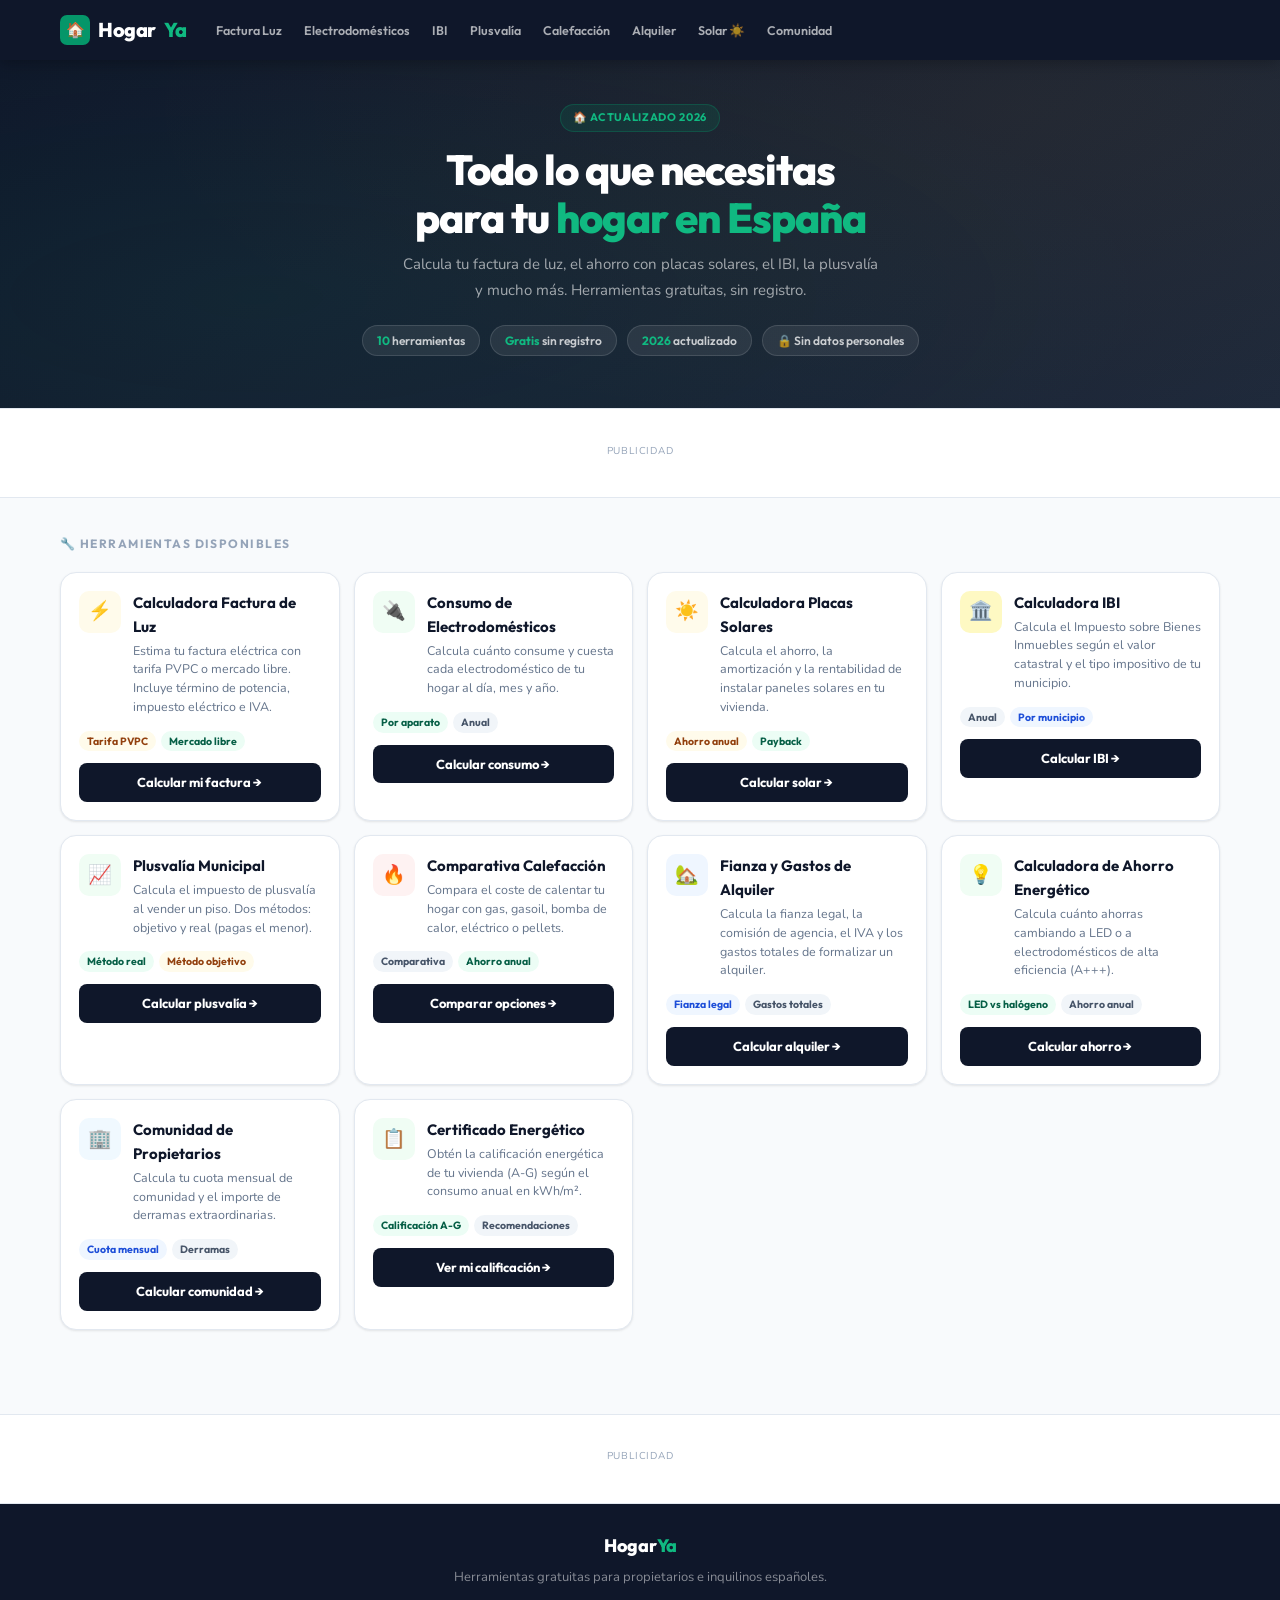
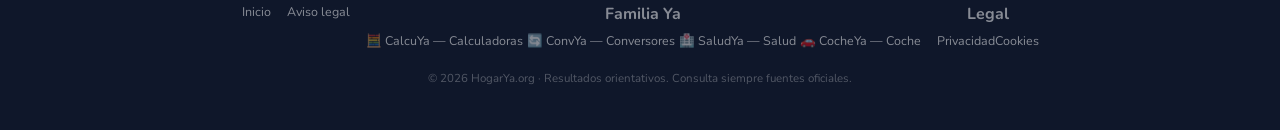
<file: index.html>
<!DOCTYPE html>
<html lang="es">
<head>
<meta charset="UTF-8"><meta name="viewport" content="width=device-width,initial-scale=1.0">
<title>HogarYa — Calculadoras de Hogar y Energía España 2026</title>
<meta name="description" content="Calcula gratis tu factura de luz, consumo de electrodomésticos, IBI, plusvalía, placas solares, calefacción y más. Actualizado 2026.">
<link rel="canonical" href="https://hogarya.org/">
<meta name="robots" content="index,follow">
<script async src="https://www.googletagmanager.com/gtag/js?id=G-562QCH9C8W"></script>
<script>window.dataLayer=window.dataLayer||[];function gtag(){dataLayer.push(arguments)}gtag('js',new Date());gtag('config','G-562QCH9C8W');</script>
<script async src="https://pagead2.googlesyndication.com/pagead/js/adsbygoogle.js?client=ca-pub-XXXXXXXXXXXXXXXX" crossorigin="anonymous"></script>
<link rel="preconnect" href="https://fonts.googleapis.com"><link rel="preconnect" href="https://fonts.gstatic.com" crossorigin>
<link href="https://fonts.googleapis.com/css2?family=Outfit:wght@400;500;600;700;800&family=Nunito:wght@400;500;600;700&display=swap" rel="stylesheet">
<link rel="icon" type="image/svg+xml" href="/favicon.svg">
<link rel="stylesheet" href="/styles.css">
</head><body><header class="hdr"><div class="hdr-in"><a href="/" class="logo"><div class="logo-ic">🏠</div>Hogar<span>Ya</span></a><nav class="mnav"><a href="/factura-luz.html" class="nb">Factura Luz</a><a href="/consumo-electrodomesticos.html" class="nb">Electrodomésticos</a><a href="/calculadora-ibi.html" class="nb">IBI</a><a href="/plusvalia-municipal.html" class="nb">Plusvalía</a><a href="/coste-calefaccion.html" class="nb">Calefacción</a><a href="/fianza-alquiler.html" class="nb">Alquiler</a><a href="/panel-solar.html" class="nb">Solar ☀️</a><a href="/comunidad-propietarios.html" class="nb">Comunidad</a></nav></div></header><section class="hero"><div class="hero-c">
  <div class="badge">🏠 Actualizado 2026</div>
  <h1>Todo lo que necesitas<br>para tu <em>hogar en España</em></h1>
  <p>Calcula tu factura de luz, el ahorro con placas solares, el IBI, la plusvalía y mucho más. Herramientas gratuitas, sin registro.</p>
  <div class="hstats"><div class="sp"><b>10</b> herramientas</div><div class="sp"><b>Gratis</b> sin registro</div><div class="sp"><b>2026</b> actualizado</div><div class="sp">🔒 Sin datos personales</div></div>
</div></section><div class="adw"><span class="adlbl">Publicidad</span><ins class="adsbygoogle" style="display:block" data-ad-client="ca-pub-XXXXXXXXXXXXXXXX" data-ad-slot="1111111111" data-ad-format="horizontal" data-full-width-responsive="true"></ins><script>(adsbygoogle=window.adsbygoogle||[]).push({});</script></div><main class="mc"><p class="stitle">🔧 Herramientas disponibles</p><div class="grid"><a href="/factura-luz.html" class="card"><div class="ch"><div class="cic" style="background:#fffbeb">⚡</div><div><div class="ct">Calculadora Factura de Luz</div><p class="cd">Estima tu factura eléctrica con tarifa PVPC o mercado libre. Incluye término de potencia, impuesto eléctrico e IVA.</p></div></div><div class="cb"><div class="tags"><span class="tag ta">Tarifa PVPC</span><span class="tag tg">Mercado libre</span></div><span class="btn-cta">Calcular mi factura →</span></div></a><a href="/consumo-electrodomesticos.html" class="card"><div class="ch"><div class="cic" style="background:#f0fdf4">🔌</div><div><div class="ct">Consumo de Electrodomésticos</div><p class="cd">Calcula cuánto consume y cuesta cada electrodoméstico de tu hogar al día, mes y año.</p></div></div><div class="cb"><div class="tags"><span class="tag tg">Por aparato</span><span class="tag tgr">Anual</span></div><span class="btn-cta">Calcular consumo →</span></div></a><a href="/panel-solar.html" class="card"><div class="ch"><div class="cic" style="background:#fffbeb">☀️</div><div><div class="ct">Calculadora Placas Solares</div><p class="cd">Calcula el ahorro, la amortización y la rentabilidad de instalar paneles solares en tu vivienda.</p></div></div><div class="cb"><div class="tags"><span class="tag ta">Ahorro anual</span><span class="tag tg">Payback</span></div><span class="btn-cta">Calcular solar →</span></div></a><a href="/calculadora-ibi.html" class="card"><div class="ch"><div class="cic" style="background:#fef9c3">🏛️</div><div><div class="ct">Calculadora IBI</div><p class="cd">Calcula el Impuesto sobre Bienes Inmuebles según el valor catastral y el tipo impositivo de tu municipio.</p></div></div><div class="cb"><div class="tags"><span class="tag tgr">Anual</span><span class="tag tb">Por municipio</span></div><span class="btn-cta">Calcular IBI →</span></div></a><a href="/plusvalia-municipal.html" class="card"><div class="ch"><div class="cic" style="background:#f0fdf4">📈</div><div><div class="ct">Plusvalía Municipal</div><p class="cd">Calcula el impuesto de plusvalía al vender un piso. Dos métodos: objetivo y real (pagas el menor).</p></div></div><div class="cb"><div class="tags"><span class="tag tg">Método real</span><span class="tag ta">Método objetivo</span></div><span class="btn-cta">Calcular plusvalía →</span></div></a><a href="/coste-calefaccion.html" class="card"><div class="ch"><div class="cic" style="background:#fef2f2">🔥</div><div><div class="ct">Comparativa Calefacción</div><p class="cd">Compara el coste de calentar tu hogar con gas, gasoil, bomba de calor, eléctrico o pellets.</p></div></div><div class="cb"><div class="tags"><span class="tag tgr">Comparativa</span><span class="tag tg">Ahorro anual</span></div><span class="btn-cta">Comparar opciones →</span></div></a><a href="/fianza-alquiler.html" class="card"><div class="ch"><div class="cic" style="background:#eff6ff">🏡</div><div><div class="ct">Fianza y Gastos de Alquiler</div><p class="cd">Calcula la fianza legal, la comisión de agencia, el IVA y los gastos totales de formalizar un alquiler.</p></div></div><div class="cb"><div class="tags"><span class="tag tb">Fianza legal</span><span class="tag tgr">Gastos totales</span></div><span class="btn-cta">Calcular alquiler →</span></div></a><a href="/ahorro-energia.html" class="card"><div class="ch"><div class="cic" style="background:#f0fdf4">💡</div><div><div class="ct">Calculadora de Ahorro Energético</div><p class="cd">Calcula cuánto ahorras cambiando a LED o a electrodomésticos de alta eficiencia (A+++).</p></div></div><div class="cb"><div class="tags"><span class="tag tg">LED vs halógeno</span><span class="tag tgr">Ahorro anual</span></div><span class="btn-cta">Calcular ahorro →</span></div></a><a href="/comunidad-propietarios.html" class="card"><div class="ch"><div class="cic" style="background:#f0f9ff">🏢</div><div><div class="ct">Comunidad de Propietarios</div><p class="cd">Calcula tu cuota mensual de comunidad y el importe de derramas extraordinarias.</p></div></div><div class="cb"><div class="tags"><span class="tag tb">Cuota mensual</span><span class="tag tgr">Derramas</span></div><span class="btn-cta">Calcular comunidad →</span></div></a><a href="/certificado-energetico.html" class="card"><div class="ch"><div class="cic" style="background:#f0fdf4">📋</div><div><div class="ct">Certificado Energético</div><p class="cd">Obtén la calificación energética de tu vivienda (A-G) según el consumo anual en kWh/m².</p></div></div><div class="cb"><div class="tags"><span class="tag tg">Calificación A-G</span><span class="tag tgr">Recomendaciones</span></div><span class="btn-cta">Ver mi calificación →</span></div></a></div></main><div class="adw"><span class="adlbl">Publicidad</span><ins class="adsbygoogle" style="display:block" data-ad-client="ca-pub-XXXXXXXXXXXXXXXX" data-ad-slot="3333333333" data-ad-format="auto" data-full-width-responsive="true"></ins><script>(adsbygoogle=window.adsbygoogle||[]).push({});</script></div><footer class="ftr"><div class="ftr-in"><div class="flogo">Hogar<span>Ya</span></div><p class="fdesc">Herramientas gratuitas para propietarios e inquilinos españoles.</p><div class="flinks"><a href="/">Inicio</a><a href="/aviso-legal.html">Aviso legal</a>    <div class="footer-col"><h4>Familia Ya</h4>
        <a href="https://calcuya.org" target="_blank" rel="noopener">🧮 CalcuYa — Calculadoras</a>
        <a href="https://convya.org" target="_blank" rel="noopener">🔄 ConvYa — Conversores</a>
        <a href="https://saludya.org" target="_blank" rel="noopener">🏥 SaludYa — Salud</a>
        <a href="https://cocheya.org" target="_blank" rel="noopener">🚗 CocheYa — Coche</a>
      </div>
      <div class="footer-col"><h4>Legal</h4>
        <a href="/privacidad.html">Privacidad</a><a href="/cookies.html">Cookies</a></div><p class="fcopy">© 2026 HogarYa.org · Resultados orientativos. Consulta siempre fuentes oficiales.</p></div></footer></body></html>
</file>
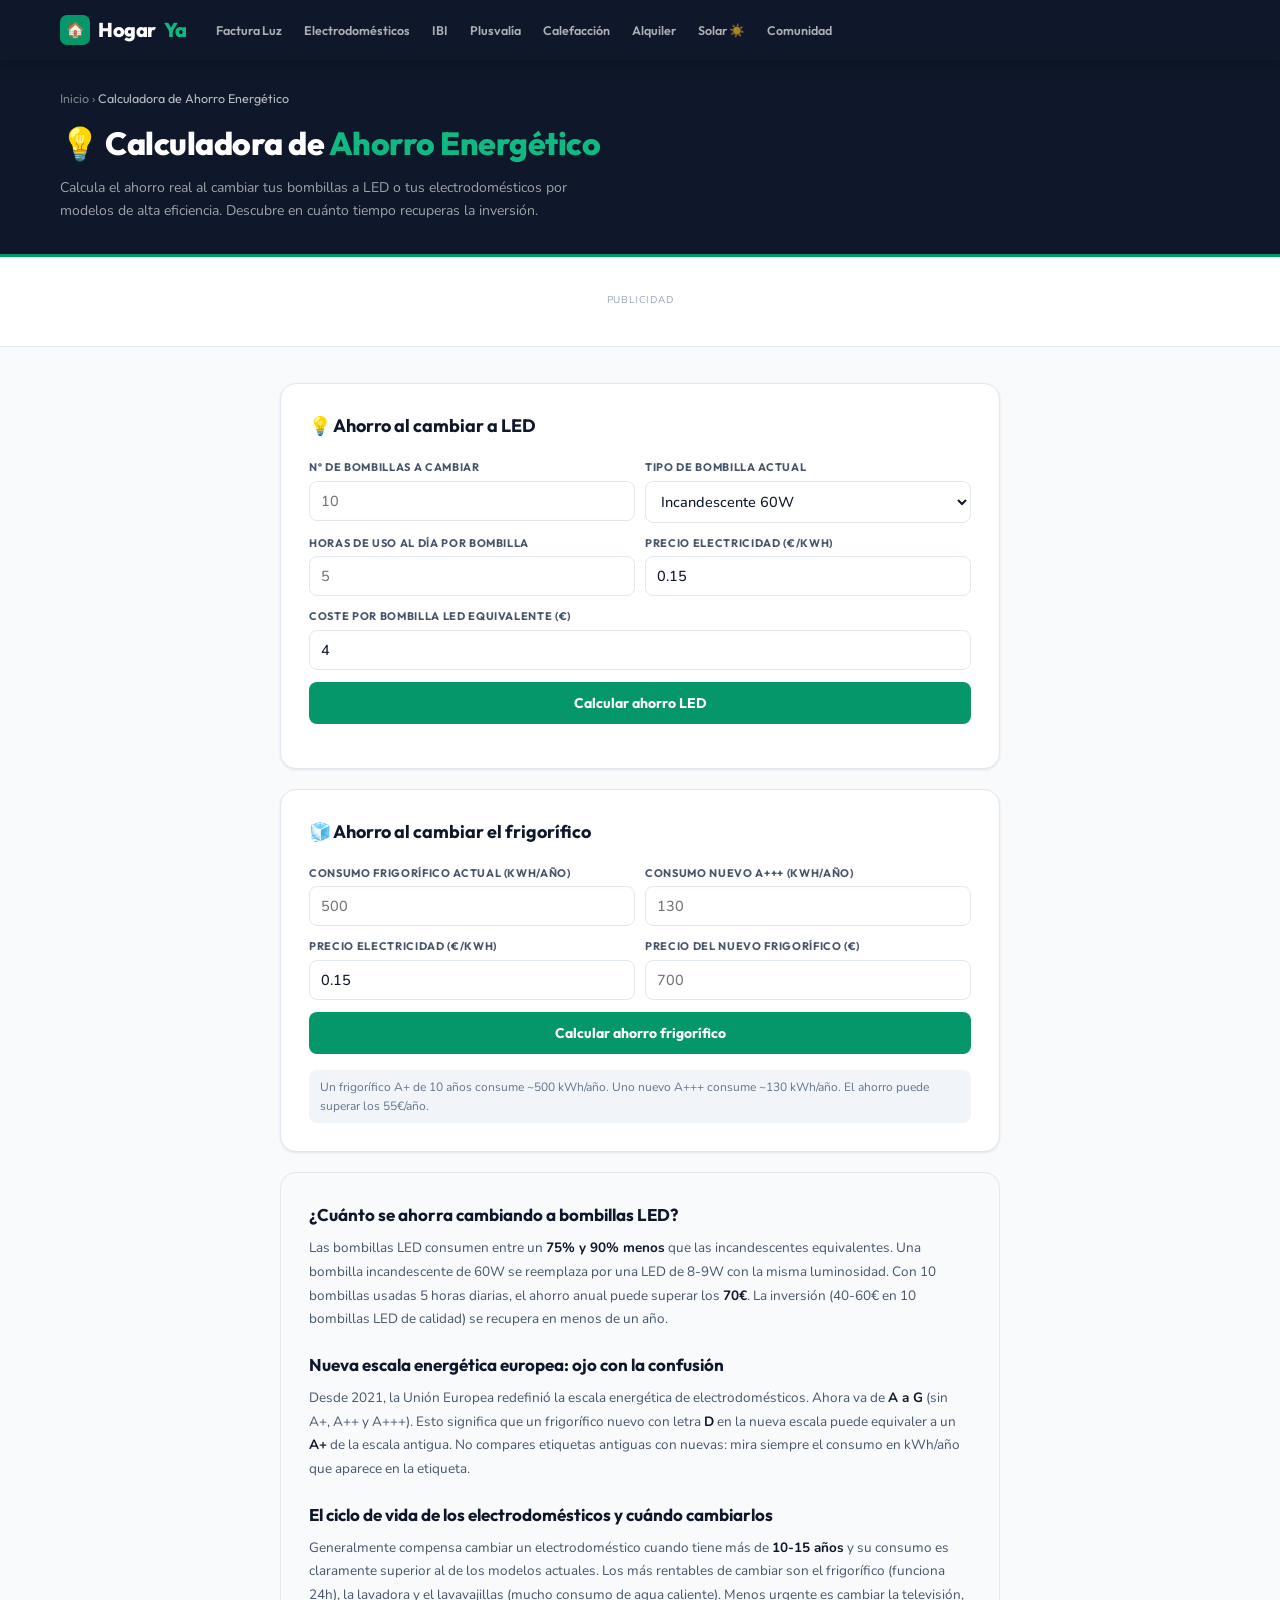
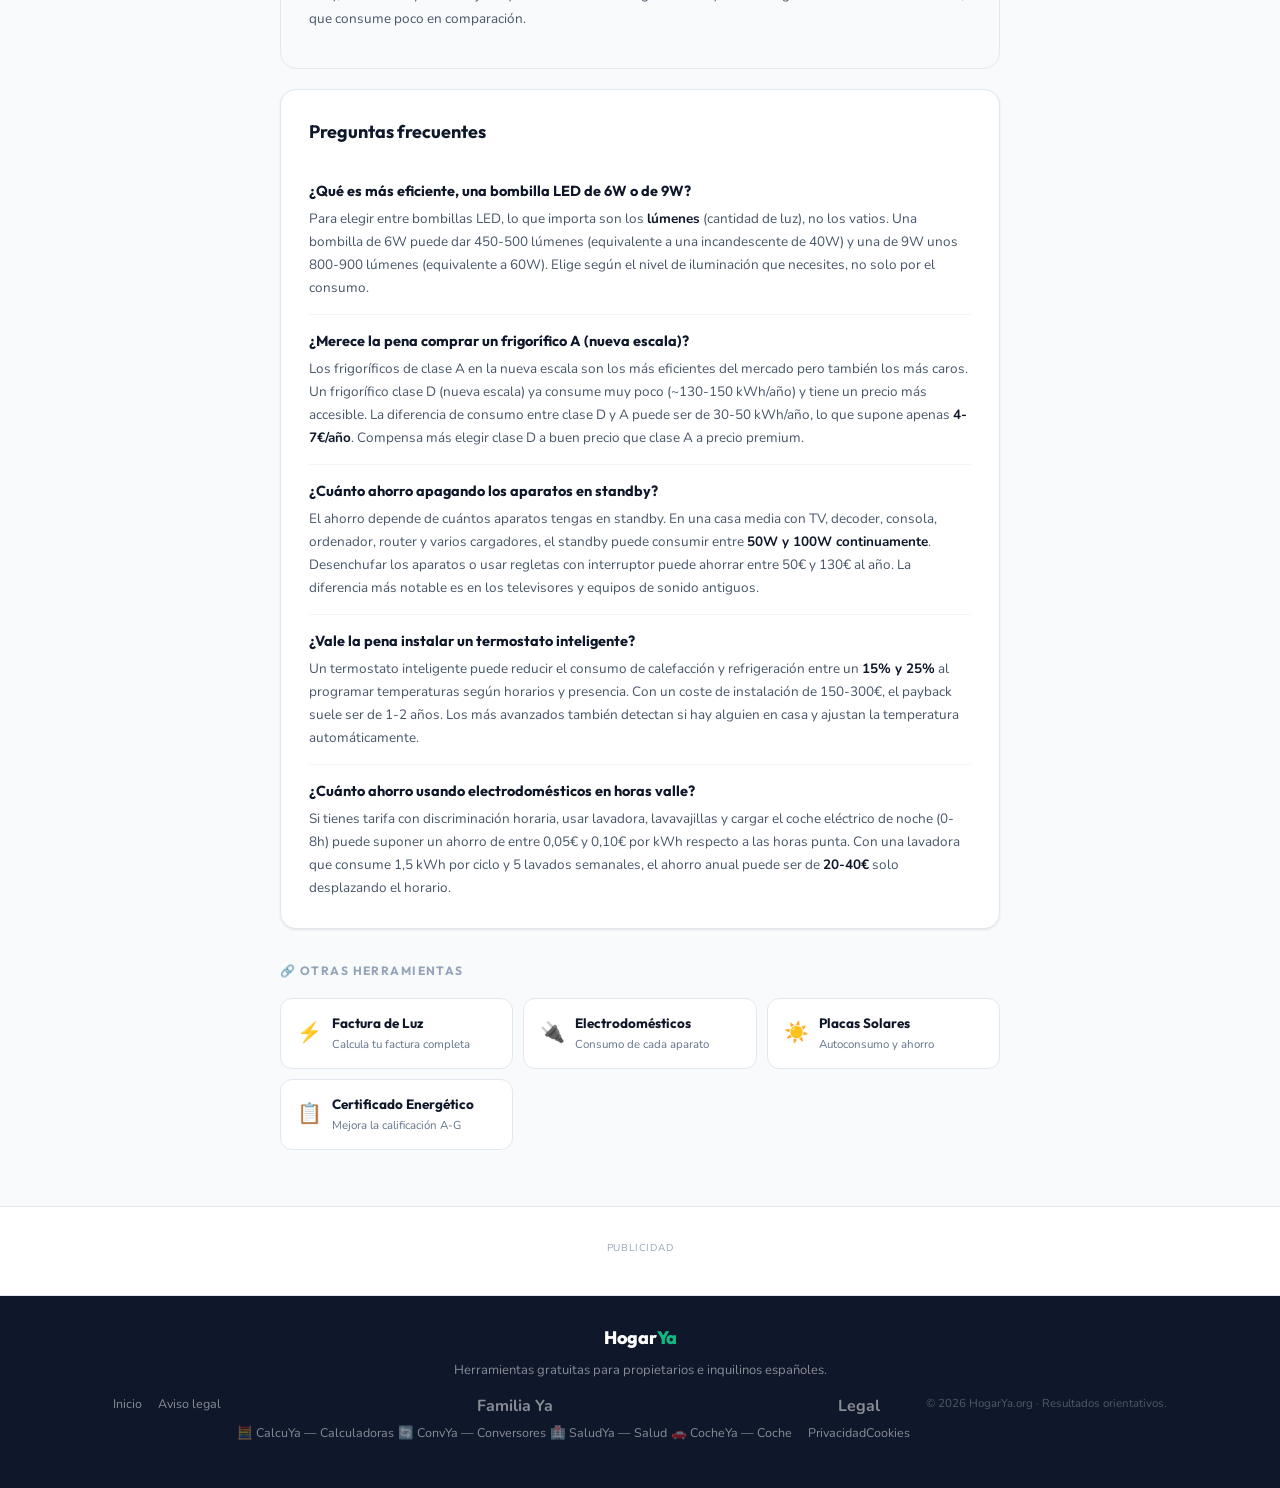
<file: ahorro-energia.html>
<!DOCTYPE html>
<html lang="es">
<head>
<meta charset="UTF-8"><meta name="viewport" content="width=device-width,initial-scale=1.0">
<title>Calculadora Ahorro Energético 2026 ▷ LED y Electrodomésticos A+++ | HogarYa</title>
<meta name="description" content="Calcula cuánto ahorras cambiando a bombillas LED o electrodomésticos eficientes A+++. Payback real y ahorro anual. Gratis 2026.">
<link rel="canonical" href="https://hogarya.org/ahorro-energia.html">
<meta name="robots" content="index,follow">
<script async src="https://www.googletagmanager.com/gtag/js?id=G-562QCH9C8W"></script>
<script>window.dataLayer=window.dataLayer||[];function gtag(){dataLayer.push(arguments)}gtag('js',new Date());gtag('config','G-562QCH9C8W');</script>
<script async src="https://pagead2.googlesyndication.com/pagead/js/adsbygoogle.js?client=ca-pub-XXXXXXXXXXXXXXXX" crossorigin="anonymous"></script>
<link rel="preconnect" href="https://fonts.googleapis.com"><link rel="preconnect" href="https://fonts.gstatic.com" crossorigin>
<link href="https://fonts.googleapis.com/css2?family=Outfit:wght@400;500;600;700;800&family=Nunito:wght@400;500;600;700&display=swap" rel="stylesheet">
<link rel="icon" type="image/svg+xml" href="/favicon.svg">
<link rel="stylesheet" href="/styles.css">
<script type="application/ld+json">{"@context": "https://schema.org", "@type": "FAQPage", "mainEntity": [{"@type": "Question", "name": "¿Qué es más eficiente, una bombilla LED de 6W o de 9W?", "acceptedAnswer": {"@type": "Answer", "text": "Para elegir entre bombillas LED, lo que importa son los lúmenes (cantidad de luz), no los vatios. Una bombilla de 6W puede dar 450-500 lúmenes (equivalente a una incandescente de 40W) y una de 9W unos 800-900 lúmenes (equivalente a 60W). Elige según el nivel de iluminación que necesites, no solo por el consumo."}}, {"@type": "Question", "name": "¿Merece la pena comprar un frigorífico A (nueva escala)?", "acceptedAnswer": {"@type": "Answer", "text": "Los frigoríficos de clase A en la nueva escala son los más eficientes del mercado pero también los más caros. Un frigorífico clase D (nueva escala) ya consume muy poco (~130-150 kWh/año) y tiene un precio más accesible. La diferencia de consumo entre clase D y A puede ser de 30-50 kWh/año, lo que supone apenas 4-7€/año. Compensa más elegir clase D a buen precio que clase A a precio premium."}}, {"@type": "Question", "name": "¿Cuánto ahorro apagando los aparatos en standby?", "acceptedAnswer": {"@type": "Answer", "text": "El ahorro depende de cuántos aparatos tengas en standby. En una casa media con TV, decoder, consola, ordenador, router y varios cargadores, el standby puede consumir entre 50W y 100W continuamente. Desenchufar los aparatos o usar regletas con interruptor puede ahorrar entre 50€ y 130€ al año. La diferencia más notable es en los televisores y equipos de sonido antiguos."}}, {"@type": "Question", "name": "¿Vale la pena instalar un termostato inteligente?", "acceptedAnswer": {"@type": "Answer", "text": "Un termostato inteligente puede reducir el consumo de calefacción y refrigeración entre un 15% y 25% al programar temperaturas según horarios y presencia. Con un coste de instalación de 150-300€, el payback suele ser de 1-2 años. Los más avanzados también detectan si hay alguien en casa y ajustan la temperatura automáticamente."}}, {"@type": "Question", "name": "¿Cuánto ahorro usando electrodomésticos en horas valle?", "acceptedAnswer": {"@type": "Answer", "text": "Si tienes tarifa con discriminación horaria, usar lavadora, lavavajillas y cargar el coche eléctrico de noche (0-8h) puede suponer un ahorro de entre 0,05€ y 0,10€ por kWh respecto a las horas punta. Con una lavadora que consume 1,5 kWh por ciclo y 5 lavados semanales, el ahorro anual puede ser de 20-40€ solo desplazando el horario."}}]}</script>
<script type="application/ld+json">{"@context": "https://schema.org", "@type": "BreadcrumbList", "itemListElement": [{"@type": "ListItem", "position": 1, "name": "Inicio", "item": "https://hogarya.org/"}, {"@type": "ListItem", "position": 2, "name": "Calculadora Ahorro Energético 2026", "item": "https://hogarya.org/ahorro-energia.html"}]}</script>
</head><body><header class="hdr"><div class="hdr-in"><a href="/" class="logo"><div class="logo-ic">🏠</div>Hogar<span>Ya</span></a><nav class="mnav"><a href="/factura-luz.html" class="nb">Factura Luz</a><a href="/consumo-electrodomesticos.html" class="nb">Electrodomésticos</a><a href="/calculadora-ibi.html" class="nb">IBI</a><a href="/plusvalia-municipal.html" class="nb">Plusvalía</a><a href="/coste-calefaccion.html" class="nb">Calefacción</a><a href="/fianza-alquiler.html" class="nb">Alquiler</a><a href="/panel-solar.html" class="nb">Solar ☀️</a><a href="/comunidad-propietarios.html" class="nb">Comunidad</a></nav></div></header><section class="hero-calc"><div style="max-width:1200px;margin:0 auto;padding:0 20px"><div class="breadcrumb"><a href="/">Inicio</a> › <span>Calculadora de Ahorro Energético</span></div><h1>💡 Calculadora de <em>Ahorro Energético</em></h1><p>Calcula el ahorro real al cambiar tus bombillas a LED o tus electrodomésticos por modelos de alta eficiencia. Descubre en cuánto tiempo recuperas la inversión.</p></div></section><div class="adw"><span class="adlbl">Publicidad</span><ins class="adsbygoogle" style="display:block" data-ad-client="ca-pub-XXXXXXXXXXXXXXXX" data-ad-slot="1111111111" data-ad-format="horizontal" data-full-width-responsive="true"></ins><script>(adsbygoogle=window.adsbygoogle||[]).push({});</script></div><main class="mc-sm">
<div class="calc-box">
  <div class="calc-title">💡 Ahorro al cambiar a LED</div>
  <div class="cform">
    <div class="frow">
      <div class="fg"><label class="flbl">Nº de bombillas a cambiar</label><input type="number" class="finp" id="led-n" placeholder="10" min="1" max="100"></div>
      <div class="fg"><label class="flbl">Tipo de bombilla actual</label>
        <select class="fsel" id="led-tipo">
          <option value="60">Incandescente 60W</option>
          <option value="40">Incandescente 40W</option>
          <option value="35">Halógena 35W</option>
          <option value="20">Bajo consumo (CFL) 20W</option>
        </select>
      </div>
    </div>
    <div class="frow">
      <div class="fg"><label class="flbl">Horas de uso al día por bombilla</label><input type="number" class="finp" id="led-h" placeholder="5" min="0.5" step="0.5" max="24"></div>
      <div class="fg"><label class="flbl">Precio electricidad (€/kWh)</label><input type="number" class="finp" id="led-p" placeholder="0.15" step="0.01" min="0.05" value="0.15"></div>
    </div>
    <div class="fg"><label class="flbl">Coste por bombilla LED equivalente (€)</label><input type="number" class="finp" id="led-coste" placeholder="4" step="0.5" min="0.5" value="4"></div>
    <button class="btn-calc" onclick="calcLED()">Calcular ahorro LED</button>
  </div>
  <div id="result-led"></div>
</div>
<div class="calc-box">
  <div class="calc-title">🧊 Ahorro al cambiar el frigorífico</div>
  <div class="cform">
    <div class="frow">
      <div class="fg"><label class="flbl">Consumo frigorífico actual (kWh/año)</label><input type="number" class="finp" id="frig-viejo" placeholder="500" min="50"></div>
      <div class="fg"><label class="flbl">Consumo nuevo A+++ (kWh/año)</label><input type="number" class="finp" id="frig-nuevo" placeholder="130" min="50"></div>
    </div>
    <div class="frow">
      <div class="fg"><label class="flbl">Precio electricidad (€/kWh)</label><input type="number" class="finp" id="frig-p" placeholder="0.15" step="0.01" value="0.15"></div>
      <div class="fg"><label class="flbl">Precio del nuevo frigorífico (€)</label><input type="number" class="finp" id="frig-coste" placeholder="700" min="100"></div>
    </div>
    <button class="btn-calc" onclick="calcFrig()">Calcular ahorro frigorífico</button>
  </div>
  <div id="result-frig"></div>
  <p class="infon">Un frigorífico A+ de 10 años consume ~500 kWh/año. Uno nuevo A+++ consume ~130 kWh/año. El ahorro puede superar los 55€/año.</p>
</div>

<div class="seo-content"><h2>¿Cuánto se ahorra cambiando a bombillas LED?</h2>
<p>Las bombillas LED consumen entre un <strong>75% y 90% menos</strong> que las incandescentes equivalentes. Una bombilla incandescente de 60W se reemplaza por una LED de 8-9W con la misma luminosidad. Con 10 bombillas usadas 5 horas diarias, el ahorro anual puede superar los <strong>70€</strong>. La inversión (40-60€ en 10 bombillas LED de calidad) se recupera en menos de un año.</p>
<h2>Nueva escala energética europea: ojo con la confusión</h2>
<p>Desde 2021, la Unión Europea redefinió la escala energética de electrodomésticos. Ahora va de <strong>A a G</strong> (sin A+, A++ y A+++). Esto significa que un frigorífico nuevo con letra <strong>D</strong> en la nueva escala puede equivaler a un <strong>A+</strong> de la escala antigua. No compares etiquetas antiguas con nuevas: mira siempre el consumo en kWh/año que aparece en la etiqueta.</p>
<h2>El ciclo de vida de los electrodomésticos y cuándo cambiarlos</h2>
<p>Generalmente compensa cambiar un electrodoméstico cuando tiene más de <strong>10-15 años</strong> y su consumo es claramente superior al de los modelos actuales. Los más rentables de cambiar son el frigorífico (funciona 24h), la lavadora y el lavavajillas (mucho consumo de agua caliente). Menos urgente es cambiar la televisión, que consume poco en comparación.</div>
<div class="faq-box"><h2>Preguntas frecuentes</h2><div class="faq-item"><div class="faq-q">¿Qué es más eficiente, una bombilla LED de 6W o de 9W?</div><div class="faq-a">Para elegir entre bombillas LED, lo que importa son los <strong>lúmenes</strong> (cantidad de luz), no los vatios. Una bombilla de 6W puede dar 450-500 lúmenes (equivalente a una incandescente de 40W) y una de 9W unos 800-900 lúmenes (equivalente a 60W). Elige según el nivel de iluminación que necesites, no solo por el consumo.</div></div><div class="faq-item"><div class="faq-q">¿Merece la pena comprar un frigorífico A (nueva escala)?</div><div class="faq-a">Los frigoríficos de clase A en la nueva escala son los más eficientes del mercado pero también los más caros. Un frigorífico clase D (nueva escala) ya consume muy poco (~130-150 kWh/año) y tiene un precio más accesible. La diferencia de consumo entre clase D y A puede ser de 30-50 kWh/año, lo que supone apenas <strong>4-7€/año</strong>. Compensa más elegir clase D a buen precio que clase A a precio premium.</div></div><div class="faq-item"><div class="faq-q">¿Cuánto ahorro apagando los aparatos en standby?</div><div class="faq-a">El ahorro depende de cuántos aparatos tengas en standby. En una casa media con TV, decoder, consola, ordenador, router y varios cargadores, el standby puede consumir entre <strong>50W y 100W continuamente</strong>. Desenchufar los aparatos o usar regletas con interruptor puede ahorrar entre 50€ y 130€ al año. La diferencia más notable es en los televisores y equipos de sonido antiguos.</div></div><div class="faq-item"><div class="faq-q">¿Vale la pena instalar un termostato inteligente?</div><div class="faq-a">Un termostato inteligente puede reducir el consumo de calefacción y refrigeración entre un <strong>15% y 25%</strong> al programar temperaturas según horarios y presencia. Con un coste de instalación de 150-300€, el payback suele ser de 1-2 años. Los más avanzados también detectan si hay alguien en casa y ajustan la temperatura automáticamente.</div></div><div class="faq-item"><div class="faq-q">¿Cuánto ahorro usando electrodomésticos en horas valle?</div><div class="faq-a">Si tienes tarifa con discriminación horaria, usar lavadora, lavavajillas y cargar el coche eléctrico de noche (0-8h) puede suponer un ahorro de entre 0,05€ y 0,10€ por kWh respecto a las horas punta. Con una lavadora que consume 1,5 kWh por ciclo y 5 lavados semanales, el ahorro anual puede ser de <strong>20-40€</strong> solo desplazando el horario.</div></div></div>
<div class="related"><p class="stitle">🔗 Otras herramientas</p><div class="related-grid"><a href="/factura-luz.html" class="rel-card"><div class="rel-ic">⚡</div><div><div class="rel-t">Factura de Luz</div><div class="rel-d">Calcula tu factura completa</div></div></a><a href="/consumo-electrodomesticos.html" class="rel-card"><div class="rel-ic">🔌</div><div><div class="rel-t">Electrodomésticos</div><div class="rel-d">Consumo de cada aparato</div></div></a><a href="/panel-solar.html" class="rel-card"><div class="rel-ic">☀️</div><div><div class="rel-t">Placas Solares</div><div class="rel-d">Autoconsumo y ahorro</div></div></a><a href="/certificado-energetico.html" class="rel-card"><div class="rel-ic">📋</div><div><div class="rel-t">Certificado Energético</div><div class="rel-d">Mejora la calificación A-G</div></div></a></div></div></main><div class="adw"><span class="adlbl">Publicidad</span><ins class="adsbygoogle" style="display:block" data-ad-client="ca-pub-XXXXXXXXXXXXXXXX" data-ad-slot="3333333333" data-ad-format="auto" data-full-width-responsive="true"></ins><script>(adsbygoogle=window.adsbygoogle||[]).push({});</script></div><footer class="ftr"><div class="ftr-in"><div class="flogo">Hogar<span>Ya</span></div><p class="fdesc">Herramientas gratuitas para propietarios e inquilinos españoles.</p><div class="flinks"><a href="/">Inicio</a><a href="/aviso-legal.html">Aviso legal</a>    <div class="footer-col"><h4>Familia Ya</h4>
        <a href="https://calcuya.org" target="_blank" rel="noopener">🧮 CalcuYa — Calculadoras</a>
        <a href="https://convya.org" target="_blank" rel="noopener">🔄 ConvYa — Conversores</a>
        <a href="https://saludya.org" target="_blank" rel="noopener">🏥 SaludYa — Salud</a>
        <a href="https://cocheya.org" target="_blank" rel="noopener">🚗 CocheYa — Coche</a>
      </div>
      <div class="footer-col"><h4>Legal</h4>
        <a href="/privacidad.html">Privacidad</a><a href="/cookies.html">Cookies</a></div><p class="fcopy">© 2026 HogarYa.org · Resultados orientativos.</p></div></footer></body></html><script>
function calcLED(){
  var n=parseFloat(document.getElementById('led-n').value),tipow=parseFloat(document.getElementById('led-tipo').value),h=parseFloat(document.getElementById('led-h').value),p=parseFloat(document.getElementById('led-p').value)||0.15,coste=parseFloat(document.getElementById('led-coste').value)||4,el=document.getElementById('result-led');
  if(!n||!h){el.innerHTML='<p style="color:var(--red);font-size:13px;margin-top:8px">⚠️ Completa nº bombillas y horas</p>';return}
  var ledw=tipow<=40?4:tipow<=35?5:tipow<=60?8:12;
  var ahorroW=(tipow-ledw)*n,kwhDia=ahorroW*h/1000,kwhAno=kwhDia*365,ahorroAno=kwhAno*p,inversion=n*coste,payback=inversion/ahorroAno;
  el.innerHTML='<div class="res vis"><div class="rmain">'+ahorroAno.toFixed(2)+' €/año</div><div class="rlbl">Ahorro al cambiar '+n+' bombillas de '+tipow+'W a LED (~'+ledw+'W)</div><div class="rrows"><div class="rr"><span class="rk">Ahorro de potencia</span><span class="rv">'+(tipow-ledw)+'W por bombilla ('+ahorroW+'W total)</span></div><div class="rr"><span class="rk">Ahorro en kWh/año</span><span class="rv">'+kwhAno.toFixed(1)+' kWh</span></div><div class="rr"><span class="rk">Ahorro económico anual</span><span class="rv good">'+ahorroAno.toFixed(2)+' €</span></div><div class="rr"><span class="rk">Inversión total ('+n+' LED × '+coste+'€)</span><span class="rv">'+inversion.toFixed(2)+' €</span></div><div class="rr sep-r"><span class="rk" style="font-weight:700">Amortización</span><span class="rv good" style="font-size:15px">'+payback.toFixed(1)+' meses</span></div></div></div>';
}
function calcFrig(){
  var viejo=parseFloat(document.getElementById('frig-viejo').value),nuevo=parseFloat(document.getElementById('frig-nuevo').value),p=parseFloat(document.getElementById('frig-p').value)||0.15,coste=parseFloat(document.getElementById('frig-coste').value),el=document.getElementById('result-frig');
  if(!viejo||!nuevo){el.innerHTML='<p style="color:var(--red);font-size:13px;margin-top:8px">⚠️ Introduce los consumos</p>';return}
  if(nuevo>=viejo){el.innerHTML='<p style="color:var(--amber);font-size:13px;margin-top:8px">⚠️ El nuevo consume igual o más. No hay ahorro.</p>';return}
  var ahorroKwh=viejo-nuevo,ahorroAno=ahorroKwh*p,payback=coste?coste/ahorroAno:null;
  el.innerHTML='<div class="res vis"><div class="rmain">'+ahorroAno.toFixed(2)+' €/año</div><div class="rlbl">Ahorro al cambiar de '+viejo+' a '+nuevo+' kWh/año</div><div class="rrows"><div class="rr"><span class="rk">Reducción de consumo</span><span class="rv good">'+ahorroKwh+' kWh/año</span></div><div class="rr"><span class="rk">Ahorro económico anual</span><span class="rv good">'+ahorroAno.toFixed(2)+' €</span></div>'+(payback?'<div class="rr sep-r"><span class="rk" style="font-weight:700">Amortización del frigorífico</span><span class="rv warn" style="font-size:15px">'+payback.toFixed(1)+' años</span></div>':'')+'</div></div>';
}
</script>
</file>
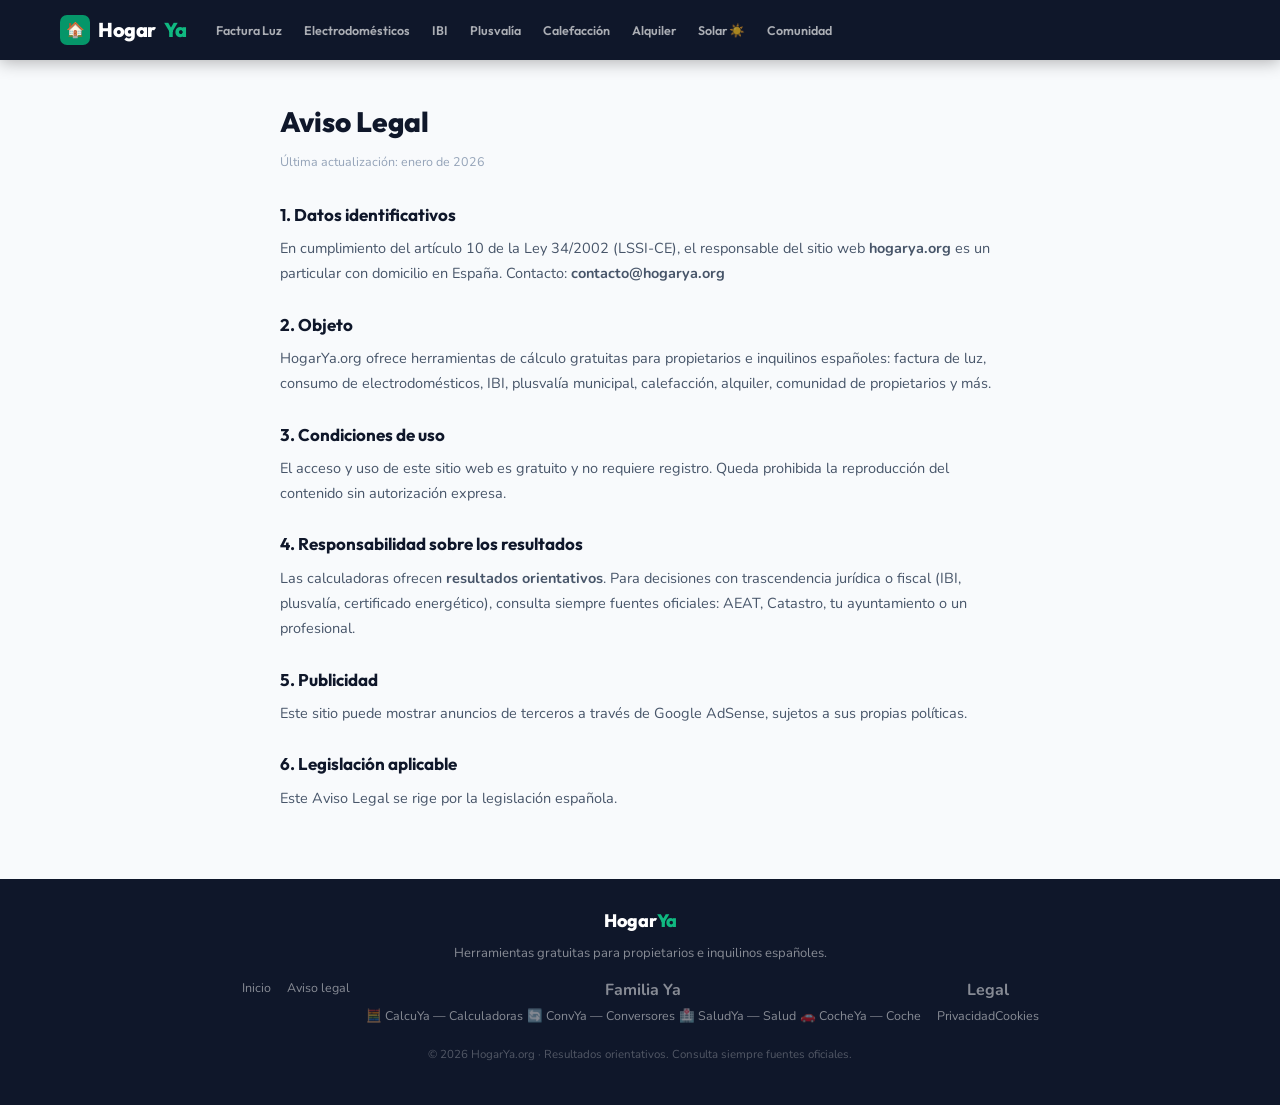
<file: aviso-legal.html>
<!DOCTYPE html>
<html lang="es">
<head>
<meta charset="UTF-8"><meta name="viewport" content="width=device-width,initial-scale=1.0">
<title>Aviso Legal — HogarYa.org</title>
<meta name="description" content="Aviso legal de HogarYa.org.">
<link rel="canonical" href="https://hogarya.org/aviso-legal.html">
<meta name="robots" content="index,follow">
<link rel="preconnect" href="https://fonts.googleapis.com"><link rel="preconnect" href="https://fonts.gstatic.com" crossorigin>
<link href="https://fonts.googleapis.com/css2?family=Outfit:wght@400;500;600;700;800&family=Nunito:wght@400;500;600;700&display=swap" rel="stylesheet">
<link rel="icon" type="image/svg+xml" href="/favicon.svg">
<link rel="stylesheet" href="/styles.css">
</head><body><header class="hdr"><div class="hdr-in"><a href="/" class="logo"><div class="logo-ic">🏠</div>Hogar<span>Ya</span></a><nav class="mnav"><a href="/factura-luz.html" class="nb">Factura Luz</a><a href="/consumo-electrodomesticos.html" class="nb">Electrodomésticos</a><a href="/calculadora-ibi.html" class="nb">IBI</a><a href="/plusvalia-municipal.html" class="nb">Plusvalía</a><a href="/coste-calefaccion.html" class="nb">Calefacción</a><a href="/fianza-alquiler.html" class="nb">Alquiler</a><a href="/panel-solar.html" class="nb">Solar ☀️</a><a href="/comunidad-propietarios.html" class="nb">Comunidad</a></nav></div></header><main class="legal-c">
<h1>Aviso Legal</h1><p class="updated">Última actualización: enero de 2026</p>
<h2>1. Datos identificativos</h2>
<p>En cumplimiento del artículo 10 de la Ley 34/2002 (LSSI-CE), el responsable del sitio web <strong>hogarya.org</strong> es un particular con domicilio en España. Contacto: <strong>contacto@hogarya.org</strong></p>
<h2>2. Objeto</h2>
<p>HogarYa.org ofrece herramientas de cálculo gratuitas para propietarios e inquilinos españoles: factura de luz, consumo de electrodomésticos, IBI, plusvalía municipal, calefacción, alquiler, comunidad de propietarios y más.</p>
<h2>3. Condiciones de uso</h2>
<p>El acceso y uso de este sitio web es gratuito y no requiere registro. Queda prohibida la reproducción del contenido sin autorización expresa.</p>
<h2>4. Responsabilidad sobre los resultados</h2>
<p>Las calculadoras ofrecen <strong>resultados orientativos</strong>. Para decisiones con trascendencia jurídica o fiscal (IBI, plusvalía, certificado energético), consulta siempre fuentes oficiales: AEAT, Catastro, tu ayuntamiento o un profesional.</p>
<h2>5. Publicidad</h2>
<p>Este sitio puede mostrar anuncios de terceros a través de Google AdSense, sujetos a sus propias políticas.</p>
<h2>6. Legislación aplicable</h2>
<p>Este Aviso Legal se rige por la legislación española.</p>
</main><footer class="ftr"><div class="ftr-in"><div class="flogo">Hogar<span>Ya</span></div><p class="fdesc">Herramientas gratuitas para propietarios e inquilinos españoles.</p><div class="flinks"><a href="/">Inicio</a><a href="/aviso-legal.html">Aviso legal</a>    <div class="footer-col"><h4>Familia Ya</h4>
        <a href="https://calcuya.org" target="_blank" rel="noopener">🧮 CalcuYa — Calculadoras</a>
        <a href="https://convya.org" target="_blank" rel="noopener">🔄 ConvYa — Conversores</a>
        <a href="https://saludya.org" target="_blank" rel="noopener">🏥 SaludYa — Salud</a>
        <a href="https://cocheya.org" target="_blank" rel="noopener">🚗 CocheYa — Coche</a>
      </div>
      <div class="footer-col"><h4>Legal</h4>
        <a href="/privacidad.html">Privacidad</a><a href="/cookies.html">Cookies</a></div><p class="fcopy">© 2026 HogarYa.org · Resultados orientativos. Consulta siempre fuentes oficiales.</p></div></footer></body></html>
</file>
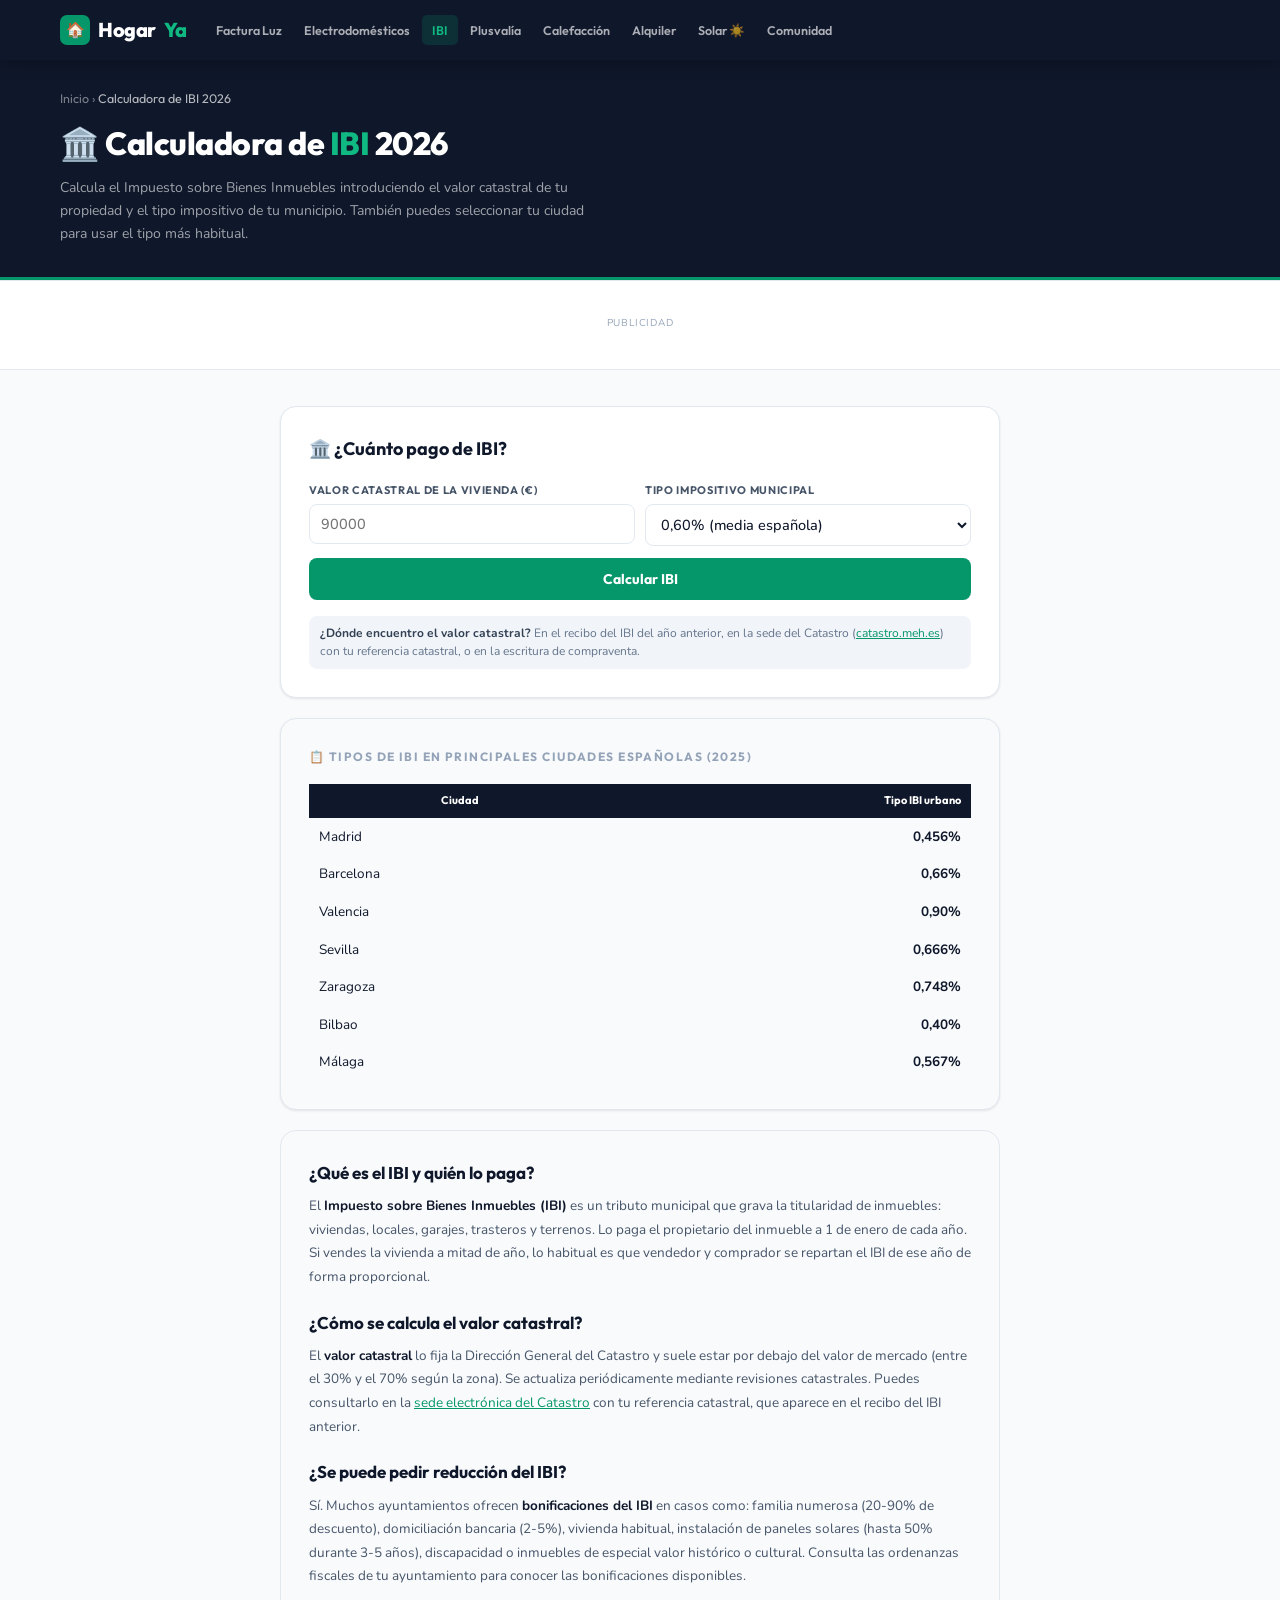
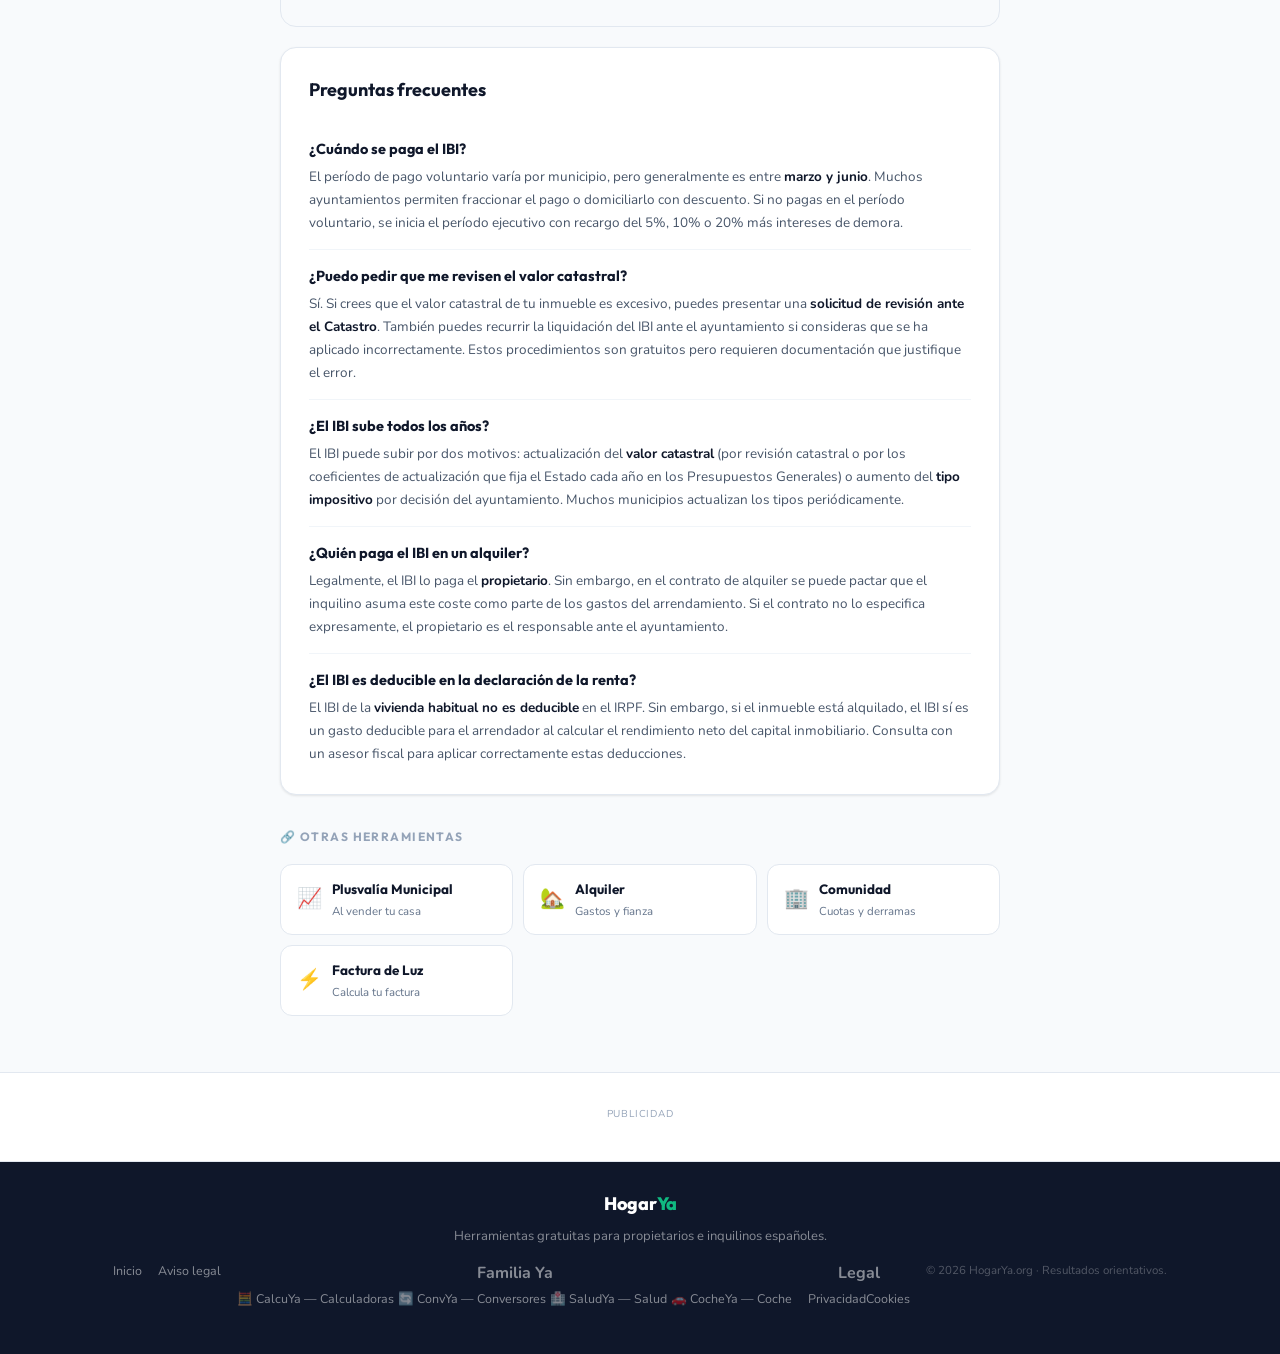
<file: calculadora-ibi.html>
<!DOCTYPE html>
<html lang="es">
<head>
<meta charset="UTF-8"><meta name="viewport" content="width=device-width,initial-scale=1.0">
<title>Calculadora IBI 2026 ▷ Impuesto sobre Bienes Inmuebles | HogarYa</title>
<meta name="description" content="Calcula el IBI de tu vivienda por valor catastral y tipo municipal. Tabla de tipos en principales ciudades españolas. Actualizado 2026. Gratis.">
<link rel="canonical" href="https://hogarya.org/calculadora-ibi.html">
<meta name="robots" content="index,follow">
<script async src="https://www.googletagmanager.com/gtag/js?id=G-562QCH9C8W"></script>
<script>window.dataLayer=window.dataLayer||[];function gtag(){dataLayer.push(arguments)}gtag('js',new Date());gtag('config','G-562QCH9C8W');</script>
<script async src="https://pagead2.googlesyndication.com/pagead/js/adsbygoogle.js?client=ca-pub-XXXXXXXXXXXXXXXX" crossorigin="anonymous"></script>
<link rel="preconnect" href="https://fonts.googleapis.com"><link rel="preconnect" href="https://fonts.gstatic.com" crossorigin>
<link href="https://fonts.googleapis.com/css2?family=Outfit:wght@400;500;600;700;800&family=Nunito:wght@400;500;600;700&display=swap" rel="stylesheet">
<link rel="icon" type="image/svg+xml" href="/favicon.svg">
<link rel="stylesheet" href="/styles.css">
<script type="application/ld+json">{"@context": "https://schema.org", "@type": "FAQPage", "mainEntity": [{"@type": "Question", "name": "¿Cuándo se paga el IBI?", "acceptedAnswer": {"@type": "Answer", "text": "El período de pago voluntario varía por municipio, pero generalmente es entre marzo y junio. Muchos ayuntamientos permiten fraccionar el pago o domiciliarlo con descuento. Si no pagas en el período voluntario, se inicia el período ejecutivo con recargo del 5%, 10% o 20% más intereses de demora."}}, {"@type": "Question", "name": "¿Puedo pedir que me revisen el valor catastral?", "acceptedAnswer": {"@type": "Answer", "text": "Sí. Si crees que el valor catastral de tu inmueble es excesivo, puedes presentar una solicitud de revisión ante el Catastro. También puedes recurrir la liquidación del IBI ante el ayuntamiento si consideras que se ha aplicado incorrectamente. Estos procedimientos son gratuitos pero requieren documentación que justifique el error."}}, {"@type": "Question", "name": "¿El IBI sube todos los años?", "acceptedAnswer": {"@type": "Answer", "text": "El IBI puede subir por dos motivos: actualización del valor catastral (por revisión catastral o por los coeficientes de actualización que fija el Estado cada año en los Presupuestos Generales) o aumento del tipo impositivo por decisión del ayuntamiento. Muchos municipios actualizan los tipos periódicamente."}}, {"@type": "Question", "name": "¿Quién paga el IBI en un alquiler?", "acceptedAnswer": {"@type": "Answer", "text": "Legalmente, el IBI lo paga el propietario. Sin embargo, en el contrato de alquiler se puede pactar que el inquilino asuma este coste como parte de los gastos del arrendamiento. Si el contrato no lo especifica expresamente, el propietario es el responsable ante el ayuntamiento."}}, {"@type": "Question", "name": "¿El IBI es deducible en la declaración de la renta?", "acceptedAnswer": {"@type": "Answer", "text": "El IBI de la vivienda habitual no es deducible en el IRPF. Sin embargo, si el inmueble está alquilado, el IBI sí es un gasto deducible para el arrendador al calcular el rendimiento neto del capital inmobiliario. Consulta con un asesor fiscal para aplicar correctamente estas deducciones."}}]}</script>
<script type="application/ld+json">{"@context": "https://schema.org", "@type": "BreadcrumbList", "itemListElement": [{"@type": "ListItem", "position": 1, "name": "Inicio", "item": "https://hogarya.org/"}, {"@type": "ListItem", "position": 2, "name": "Calculadora IBI 2026", "item": "https://hogarya.org/calculadora-ibi.html"}]}</script>
</head><body><header class="hdr"><div class="hdr-in"><a href="/" class="logo"><div class="logo-ic">🏠</div>Hogar<span>Ya</span></a><nav class="mnav"><a href="/factura-luz.html" class="nb">Factura Luz</a><a href="/consumo-electrodomesticos.html" class="nb">Electrodomésticos</a><a href="/calculadora-ibi.html" class="nb on">IBI</a><a href="/plusvalia-municipal.html" class="nb">Plusvalía</a><a href="/coste-calefaccion.html" class="nb">Calefacción</a><a href="/fianza-alquiler.html" class="nb">Alquiler</a><a href="/panel-solar.html" class="nb">Solar ☀️</a><a href="/comunidad-propietarios.html" class="nb">Comunidad</a></nav></div></header><section class="hero-calc"><div style="max-width:1200px;margin:0 auto;padding:0 20px"><div class="breadcrumb"><a href="/">Inicio</a> › <span>Calculadora de IBI 2026</span></div><h1>🏛️ Calculadora de <em>IBI</em> 2026</h1><p>Calcula el Impuesto sobre Bienes Inmuebles introduciendo el valor catastral de tu propiedad y el tipo impositivo de tu municipio. También puedes seleccionar tu ciudad para usar el tipo más habitual.</p></div></section><div class="adw"><span class="adlbl">Publicidad</span><ins class="adsbygoogle" style="display:block" data-ad-client="ca-pub-XXXXXXXXXXXXXXXX" data-ad-slot="1111111111" data-ad-format="horizontal" data-full-width-responsive="true"></ins><script>(adsbygoogle=window.adsbygoogle||[]).push({});</script></div><main class="mc-sm">
<div class="calc-box">
  <div class="calc-title">🏛️ ¿Cuánto pago de IBI?</div>
  <div class="cform">
    <div class="frow">
      <div class="fg"><label class="flbl">Valor catastral de la vivienda (€)</label><input type="number" class="finp" id="ibi-vc" placeholder="90000" min="1000"></div>
      <div class="fg"><label class="flbl">Tipo impositivo municipal</label>
        <select class="fsel" id="ibi-tipo">
          <option value="0.4">0,40% (mínimo legal urbano)</option>
          <option value="0.5">0,50%</option>
          <option value="0.6" selected>0,60% (media española)</option>
          <option value="0.7">0,70%</option>
          <option value="0.75">0,75% (Madrid, Barcelona aprox.)</option>
          <option value="0.8">0,80%</option>
          <option value="0.9">0,90%</option>
          <option value="1.0">1,00%</option>
          <option value="1.1">1,10% (máximo legal urbano)</option>
        </select>
      </div>
    </div>
    <button class="btn-calc" onclick="calcIBI()">Calcular IBI</button>
  </div>
  <div id="result"></div>
  <p class="infon"><strong>¿Dónde encuentro el valor catastral?</strong> En el recibo del IBI del año anterior, en la sede del Catastro (<a href="https://www.catastro.meh.es" target="_blank">catastro.meh.es</a>) con tu referencia catastral, o en la escritura de compraventa.</p>
</div>
<div class="calc-box" style="background:var(--g50)">
  <p class="stitle">📋 Tipos de IBI en principales ciudades españolas (2025)</p>
  <table style="width:100%;border-collapse:collapse;font-size:13.5px">
    <thead><tr style="background:var(--navy)"><th style="color:white;padding:8px 10px;font-family:var(--fd);font-size:11px">Ciudad</th><th style="color:white;padding:8px 10px;font-family:var(--fd);font-size:11px;text-align:right">Tipo IBI urbano</th></tr></thead>
    <tbody>
      <tr><td style="padding:8px 10px">Madrid</td><td style="padding:8px 10px;text-align:right;font-weight:700">0,456%</td></tr>
      <tr style="background:var(--g50)"><td style="padding:8px 10px">Barcelona</td><td style="padding:8px 10px;text-align:right;font-weight:700">0,66%</td></tr>
      <tr><td style="padding:8px 10px">Valencia</td><td style="padding:8px 10px;text-align:right;font-weight:700">0,90%</td></tr>
      <tr style="background:var(--g50)"><td style="padding:8px 10px">Sevilla</td><td style="padding:8px 10px;text-align:right;font-weight:700">0,666%</td></tr>
      <tr><td style="padding:8px 10px">Zaragoza</td><td style="padding:8px 10px;text-align:right;font-weight:700">0,748%</td></tr>
      <tr style="background:var(--g50)"><td style="padding:8px 10px">Bilbao</td><td style="padding:8px 10px;text-align:right;font-weight:700">0,40%</td></tr>
      <tr><td style="padding:8px 10px">Málaga</td><td style="padding:8px 10px;text-align:right;font-weight:700">0,567%</td></tr>
    </tbody>
  </table>
</div>

<div class="seo-content"><h2>¿Qué es el IBI y quién lo paga?</h2>
<p>El <strong>Impuesto sobre Bienes Inmuebles (IBI)</strong> es un tributo municipal que grava la titularidad de inmuebles: viviendas, locales, garajes, trasteros y terrenos. Lo paga el propietario del inmueble a 1 de enero de cada año. Si vendes la vivienda a mitad de año, lo habitual es que vendedor y comprador se repartan el IBI de ese año de forma proporcional.</p>
<h2>¿Cómo se calcula el valor catastral?</h2>
<p>El <strong>valor catastral</strong> lo fija la Dirección General del Catastro y suele estar por debajo del valor de mercado (entre el 30% y el 70% según la zona). Se actualiza periódicamente mediante revisiones catastrales. Puedes consultarlo en la <a href="https://www.catastro.meh.es" target="_blank">sede electrónica del Catastro</a> con tu referencia catastral, que aparece en el recibo del IBI anterior.</p>
<h2>¿Se puede pedir reducción del IBI?</h2>
<p>Sí. Muchos ayuntamientos ofrecen <strong>bonificaciones del IBI</strong> en casos como: familia numerosa (20-90% de descuento), domiciliación bancaria (2-5%), vivienda habitual, instalación de paneles solares (hasta 50% durante 3-5 años), discapacidad o inmuebles de especial valor histórico o cultural. Consulta las ordenanzas fiscales de tu ayuntamiento para conocer las bonificaciones disponibles.</div>
<div class="faq-box"><h2>Preguntas frecuentes</h2><div class="faq-item"><div class="faq-q">¿Cuándo se paga el IBI?</div><div class="faq-a">El período de pago voluntario varía por municipio, pero generalmente es entre <strong>marzo y junio</strong>. Muchos ayuntamientos permiten fraccionar el pago o domiciliarlo con descuento. Si no pagas en el período voluntario, se inicia el período ejecutivo con recargo del 5%, 10% o 20% más intereses de demora.</div></div><div class="faq-item"><div class="faq-q">¿Puedo pedir que me revisen el valor catastral?</div><div class="faq-a">Sí. Si crees que el valor catastral de tu inmueble es excesivo, puedes presentar una <strong>solicitud de revisión ante el Catastro</strong>. También puedes recurrir la liquidación del IBI ante el ayuntamiento si consideras que se ha aplicado incorrectamente. Estos procedimientos son gratuitos pero requieren documentación que justifique el error.</div></div><div class="faq-item"><div class="faq-q">¿El IBI sube todos los años?</div><div class="faq-a">El IBI puede subir por dos motivos: actualización del <strong>valor catastral</strong> (por revisión catastral o por los coeficientes de actualización que fija el Estado cada año en los Presupuestos Generales) o aumento del <strong>tipo impositivo</strong> por decisión del ayuntamiento. Muchos municipios actualizan los tipos periódicamente.</div></div><div class="faq-item"><div class="faq-q">¿Quién paga el IBI en un alquiler?</div><div class="faq-a">Legalmente, el IBI lo paga el <strong>propietario</strong>. Sin embargo, en el contrato de alquiler se puede pactar que el inquilino asuma este coste como parte de los gastos del arrendamiento. Si el contrato no lo especifica expresamente, el propietario es el responsable ante el ayuntamiento.</div></div><div class="faq-item"><div class="faq-q">¿El IBI es deducible en la declaración de la renta?</div><div class="faq-a">El IBI de la <strong>vivienda habitual no es deducible</strong> en el IRPF. Sin embargo, si el inmueble está alquilado, el IBI sí es un gasto deducible para el arrendador al calcular el rendimiento neto del capital inmobiliario. Consulta con un asesor fiscal para aplicar correctamente estas deducciones.</div></div></div>
<div class="related"><p class="stitle">🔗 Otras herramientas</p><div class="related-grid"><a href="/plusvalia-municipal.html" class="rel-card"><div class="rel-ic">📈</div><div><div class="rel-t">Plusvalía Municipal</div><div class="rel-d">Al vender tu casa</div></div></a><a href="/fianza-alquiler.html" class="rel-card"><div class="rel-ic">🏡</div><div><div class="rel-t">Alquiler</div><div class="rel-d">Gastos y fianza</div></div></a><a href="/comunidad-propietarios.html" class="rel-card"><div class="rel-ic">🏢</div><div><div class="rel-t">Comunidad</div><div class="rel-d">Cuotas y derramas</div></div></a><a href="/factura-luz.html" class="rel-card"><div class="rel-ic">⚡</div><div><div class="rel-t">Factura de Luz</div><div class="rel-d">Calcula tu factura</div></div></a></div></div></main><div class="adw"><span class="adlbl">Publicidad</span><ins class="adsbygoogle" style="display:block" data-ad-client="ca-pub-XXXXXXXXXXXXXXXX" data-ad-slot="3333333333" data-ad-format="auto" data-full-width-responsive="true"></ins><script>(adsbygoogle=window.adsbygoogle||[]).push({});</script></div><footer class="ftr"><div class="ftr-in"><div class="flogo">Hogar<span>Ya</span></div><p class="fdesc">Herramientas gratuitas para propietarios e inquilinos españoles.</p><div class="flinks"><a href="/">Inicio</a><a href="/aviso-legal.html">Aviso legal</a>    <div class="footer-col"><h4>Familia Ya</h4>
        <a href="https://calcuya.org" target="_blank" rel="noopener">🧮 CalcuYa — Calculadoras</a>
        <a href="https://convya.org" target="_blank" rel="noopener">🔄 ConvYa — Conversores</a>
        <a href="https://saludya.org" target="_blank" rel="noopener">🏥 SaludYa — Salud</a>
        <a href="https://cocheya.org" target="_blank" rel="noopener">🚗 CocheYa — Coche</a>
      </div>
      <div class="footer-col"><h4>Legal</h4>
        <a href="/privacidad.html">Privacidad</a><a href="/cookies.html">Cookies</a></div><p class="fcopy">© 2026 HogarYa.org · Resultados orientativos.</p></div></footer></body></html><script>
function calcIBI(){
  var vc=parseFloat(document.getElementById('ibi-vc').value),tipo=parseFloat(document.getElementById('ibi-tipo').value),el=document.getElementById('result');
  if(!vc||vc<=0){el.innerHTML='<p style="color:var(--red);font-size:13px;margin-top:8px">⚠️ Introduce el valor catastral</p>';return}
  var anual=vc*(tipo/100),mens=anual/12,trim=anual/4;
  el.innerHTML='<div class="res vis"><div class="rmain">'+anual.toFixed(2)+' €/año</div><div class="rlbl">IBI estimado — Tipo '+tipo+'% sobre '+vc.toLocaleString('es-ES')+' € valor catastral</div><div class="rrows"><div class="rr"><span class="rk">Valor catastral</span><span class="rv">'+vc.toLocaleString('es-ES')+' €</span></div><div class="rr"><span class="rk">Tipo impositivo municipal</span><span class="rv">'+tipo+'%</span></div><div class="rr"><span class="rk">Cuota anual IBI</span><span class="rv warn">'+anual.toFixed(2)+' €/año</span></div><div class="rr"><span class="rk">Equivalente trimestral</span><span class="rv">'+trim.toFixed(2)+' €</span></div><div class="rr"><span class="rk">Equivalente mensual</span><span class="rv">'+mens.toFixed(2)+' €/mes</span></div></div></div>'+'<div class="notice amber" style="margin-top:8px">El IBI lo gestiona cada ayuntamiento. Para conocer el tipo exacto de tu municipio, consulta la sede del Catastro o el recibo del año anterior.</div>';
}
</script>
</file>
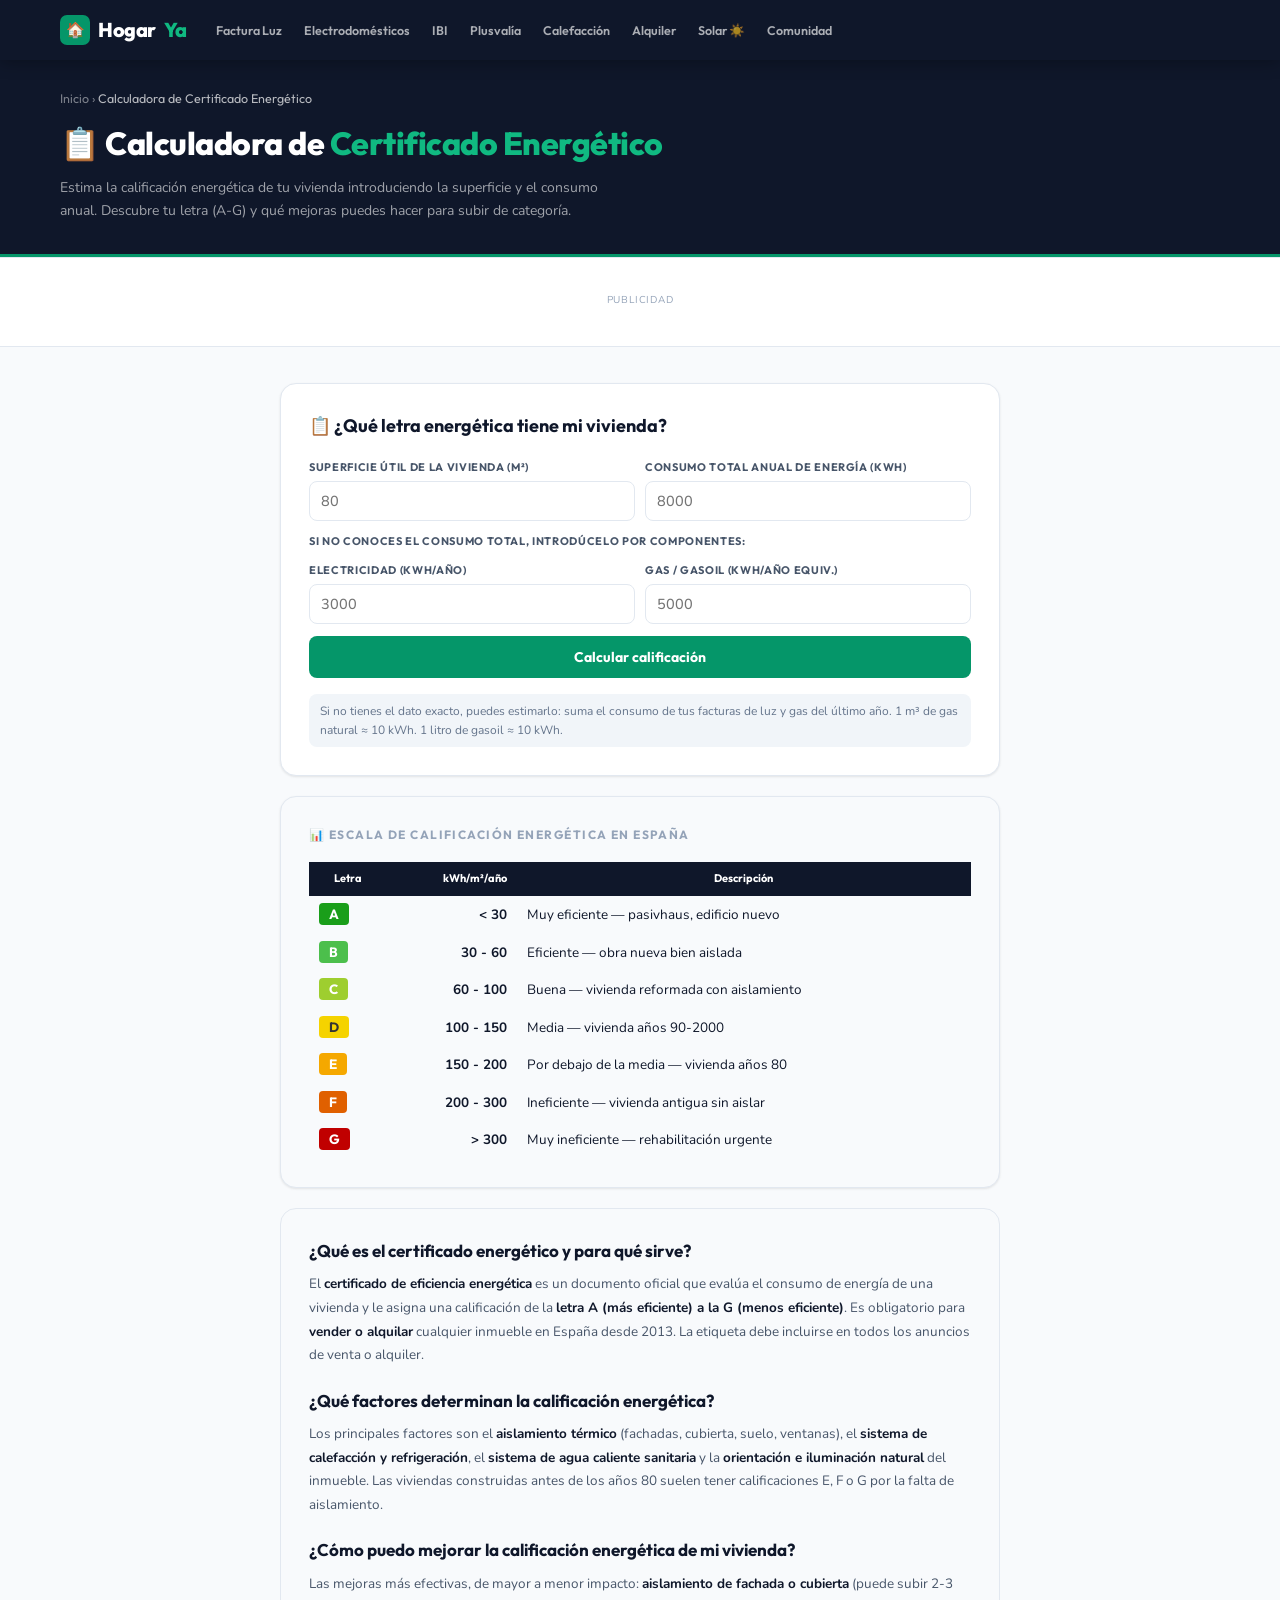
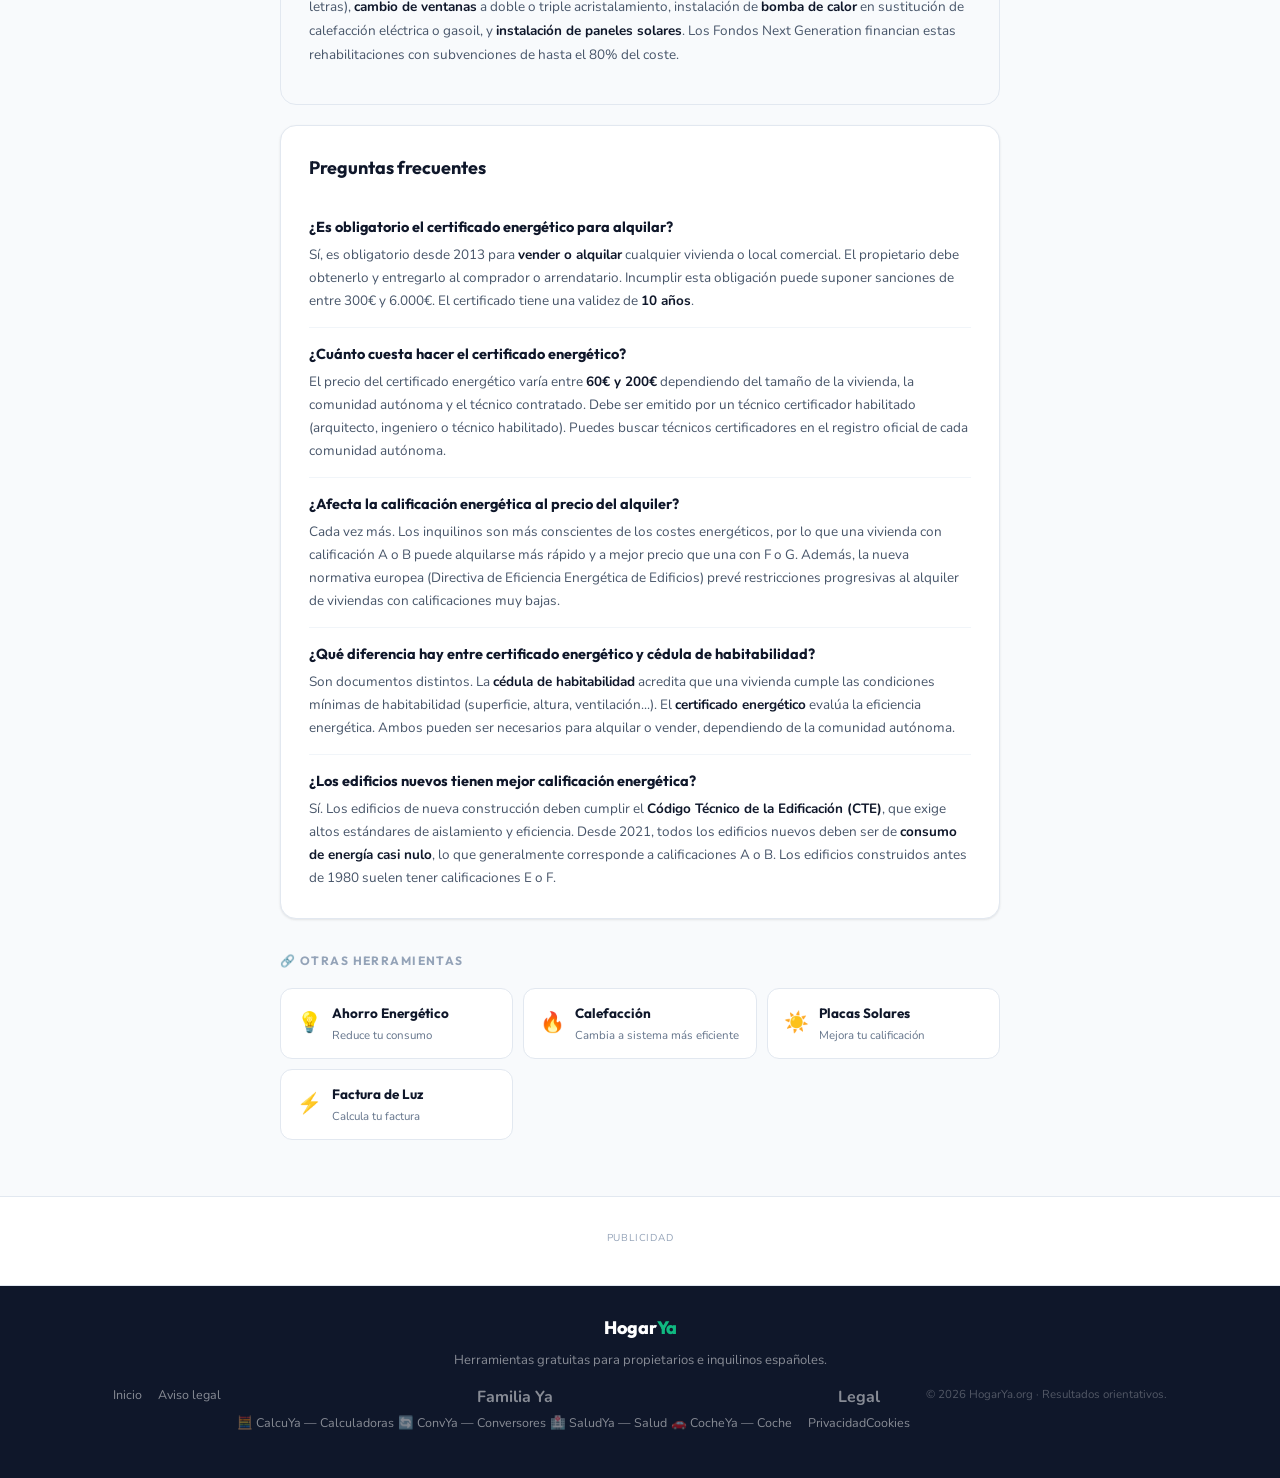
<file: certificado-energetico.html>
<!DOCTYPE html>
<html lang="es">
<head>
<meta charset="UTF-8"><meta name="viewport" content="width=device-width,initial-scale=1.0">
<title>Calculadora Certificado Energético 2026 ▷ Calificación A-G Vivienda | HogarYa</title>
<meta name="description" content="Calcula la calificación energética de tu vivienda (letras A-G) por consumo anual en kWh/m². Recomendaciones para mejorar. Obligatorio para alquilar y vender. Gratis.">
<link rel="canonical" href="https://hogarya.org/certificado-energetico.html">
<meta name="robots" content="index,follow">
<script async src="https://www.googletagmanager.com/gtag/js?id=G-562QCH9C8W"></script>
<script>window.dataLayer=window.dataLayer||[];function gtag(){dataLayer.push(arguments)}gtag('js',new Date());gtag('config','G-562QCH9C8W');</script>
<script async src="https://pagead2.googlesyndication.com/pagead/js/adsbygoogle.js?client=ca-pub-XXXXXXXXXXXXXXXX" crossorigin="anonymous"></script>
<link rel="preconnect" href="https://fonts.googleapis.com"><link rel="preconnect" href="https://fonts.gstatic.com" crossorigin>
<link href="https://fonts.googleapis.com/css2?family=Outfit:wght@400;500;600;700;800&family=Nunito:wght@400;500;600;700&display=swap" rel="stylesheet">
<link rel="icon" type="image/svg+xml" href="/favicon.svg">
<link rel="stylesheet" href="/styles.css">
<script type="application/ld+json">{"@context": "https://schema.org", "@type": "FAQPage", "mainEntity": [{"@type": "Question", "name": "¿Es obligatorio el certificado energético para alquilar?", "acceptedAnswer": {"@type": "Answer", "text": "Sí, es obligatorio desde 2013 para vender o alquilar cualquier vivienda o local comercial. El propietario debe obtenerlo y entregarlo al comprador o arrendatario. Incumplir esta obligación puede suponer sanciones de entre 300€ y 6.000€. El certificado tiene una validez de 10 años."}}, {"@type": "Question", "name": "¿Cuánto cuesta hacer el certificado energético?", "acceptedAnswer": {"@type": "Answer", "text": "El precio del certificado energético varía entre 60€ y 200€ dependiendo del tamaño de la vivienda, la comunidad autónoma y el técnico contratado. Debe ser emitido por un técnico certificador habilitado (arquitecto, ingeniero o técnico habilitado). Puedes buscar técnicos certificadores en el registro oficial de cada comunidad autónoma."}}, {"@type": "Question", "name": "¿Afecta la calificación energética al precio del alquiler?", "acceptedAnswer": {"@type": "Answer", "text": "Cada vez más. Los inquilinos son más conscientes de los costes energéticos, por lo que una vivienda con calificación A o B puede alquilarse más rápido y a mejor precio que una con F o G. Además, la nueva normativa europea (Directiva de Eficiencia Energética de Edificios) prevé restricciones progresivas al alquiler de viviendas con calificaciones muy bajas."}}, {"@type": "Question", "name": "¿Qué diferencia hay entre certificado energético y cédula de habitabilidad?", "acceptedAnswer": {"@type": "Answer", "text": "Son documentos distintos. La cédula de habitabilidad acredita que una vivienda cumple las condiciones mínimas de habitabilidad (superficie, altura, ventilación...). El certificado energético evalúa la eficiencia energética. Ambos pueden ser necesarios para alquilar o vender, dependiendo de la comunidad autónoma."}}, {"@type": "Question", "name": "¿Los edificios nuevos tienen mejor calificación energética?", "acceptedAnswer": {"@type": "Answer", "text": "Sí. Los edificios de nueva construcción deben cumplir el Código Técnico de la Edificación (CTE), que exige altos estándares de aislamiento y eficiencia. Desde 2021, todos los edificios nuevos deben ser de consumo de energía casi nulo, lo que generalmente corresponde a calificaciones A o B. Los edificios construidos antes de 1980 suelen tener calificaciones E o F."}}]}</script>
<script type="application/ld+json">{"@context": "https://schema.org", "@type": "BreadcrumbList", "itemListElement": [{"@type": "ListItem", "position": 1, "name": "Inicio", "item": "https://hogarya.org/"}, {"@type": "ListItem", "position": 2, "name": "Calculadora Certificado Energético 2026", "item": "https://hogarya.org/certificado-energetico.html"}]}</script>
</head><body><header class="hdr"><div class="hdr-in"><a href="/" class="logo"><div class="logo-ic">🏠</div>Hogar<span>Ya</span></a><nav class="mnav"><a href="/factura-luz.html" class="nb">Factura Luz</a><a href="/consumo-electrodomesticos.html" class="nb">Electrodomésticos</a><a href="/calculadora-ibi.html" class="nb">IBI</a><a href="/plusvalia-municipal.html" class="nb">Plusvalía</a><a href="/coste-calefaccion.html" class="nb">Calefacción</a><a href="/fianza-alquiler.html" class="nb">Alquiler</a><a href="/panel-solar.html" class="nb">Solar ☀️</a><a href="/comunidad-propietarios.html" class="nb">Comunidad</a></nav></div></header><section class="hero-calc"><div style="max-width:1200px;margin:0 auto;padding:0 20px"><div class="breadcrumb"><a href="/">Inicio</a> › <span>Calculadora de Certificado Energético</span></div><h1>📋 Calculadora de <em>Certificado Energético</em></h1><p>Estima la calificación energética de tu vivienda introduciendo la superficie y el consumo anual. Descubre tu letra (A-G) y qué mejoras puedes hacer para subir de categoría.</p></div></section><div class="adw"><span class="adlbl">Publicidad</span><ins class="adsbygoogle" style="display:block" data-ad-client="ca-pub-XXXXXXXXXXXXXXXX" data-ad-slot="1111111111" data-ad-format="horizontal" data-full-width-responsive="true"></ins><script>(adsbygoogle=window.adsbygoogle||[]).push({});</script></div><main class="mc-sm">
<div class="calc-box">
  <div class="calc-title">📋 ¿Qué letra energética tiene mi vivienda?</div>
  <div class="cform">
    <div class="frow">
      <div class="fg"><label class="flbl">Superficie útil de la vivienda (m²)</label><input type="number" class="finp" id="ce-m2" placeholder="80" min="20" max="1000"></div>
      <div class="fg"><label class="flbl">Consumo total anual de energía (kWh)</label><input type="number" class="finp" id="ce-kwh" placeholder="8000" min="100"></div>
    </div>
    <div class="fg"><label class="flbl">Si no conoces el consumo total, introdúcelo por componentes:</label></div>
    <div class="frow">
      <div class="fg"><label class="flbl">Electricidad (kWh/año)</label><input type="number" class="finp" id="ce-elec" placeholder="3000" min="0"></div>
      <div class="fg"><label class="flbl">Gas / gasoil (kWh/año equiv.)</label><input type="number" class="finp" id="ce-gas" placeholder="5000" min="0"></div>
    </div>
    <button class="btn-calc" onclick="calcCE()">Calcular calificación</button>
  </div>
  <div id="result"></div>
  <p class="infon">Si no tienes el dato exacto, puedes estimarlo: suma el consumo de tus facturas de luz y gas del último año. 1 m³ de gas natural ≈ 10 kWh. 1 litro de gasoil ≈ 10 kWh.</p>
</div>
<div class="calc-box" style="background:var(--g50)">
  <p class="stitle">📊 Escala de calificación energética en España</p>
  <table style="width:100%;border-collapse:collapse;font-size:13.5px">
    <thead><tr style="background:var(--navy)"><th style="color:white;padding:8px 10px;font-family:var(--fd);font-size:11px">Letra</th><th style="color:white;padding:8px 10px;font-family:var(--fd);font-size:11px;text-align:right">kWh/m²/año</th><th style="color:white;padding:8px 10px;font-family:var(--fd);font-size:11px">Descripción</th></tr></thead>
    <tbody>
      <tr><td style="padding:8px 10px"><span style="background:#1a9e1a;color:white;padding:2px 10px;border-radius:4px;font-weight:700;font-family:var(--fd)">A</span></td><td style="padding:8px 10px;text-align:right;font-weight:700">&lt; 30</td><td style="padding:8px 10px">Muy eficiente — pasivhaus, edificio nuevo</td></tr>
      <tr style="background:var(--g50)"><td style="padding:8px 10px"><span style="background:#4cbf4c;color:white;padding:2px 10px;border-radius:4px;font-weight:700;font-family:var(--fd)">B</span></td><td style="padding:8px 10px;text-align:right;font-weight:700">30 - 60</td><td style="padding:8px 10px">Eficiente — obra nueva bien aislada</td></tr>
      <tr><td style="padding:8px 10px"><span style="background:#9ece2f;color:white;padding:2px 10px;border-radius:4px;font-weight:700;font-family:var(--fd)">C</span></td><td style="padding:8px 10px;text-align:right;font-weight:700">60 - 100</td><td style="padding:8px 10px">Buena — vivienda reformada con aislamiento</td></tr>
      <tr style="background:var(--g50)"><td style="padding:8px 10px"><span style="background:#f5d300;color:#333;padding:2px 10px;border-radius:4px;font-weight:700;font-family:var(--fd)">D</span></td><td style="padding:8px 10px;text-align:right;font-weight:700">100 - 150</td><td style="padding:8px 10px">Media — vivienda años 90-2000</td></tr>
      <tr><td style="padding:8px 10px"><span style="background:#f5a800;color:white;padding:2px 10px;border-radius:4px;font-weight:700;font-family:var(--fd)">E</span></td><td style="padding:8px 10px;text-align:right;font-weight:700">150 - 200</td><td style="padding:8px 10px">Por debajo de la media — vivienda años 80</td></tr>
      <tr style="background:var(--g50)"><td style="padding:8px 10px"><span style="background:#e06000;color:white;padding:2px 10px;border-radius:4px;font-weight:700;font-family:var(--fd)">F</span></td><td style="padding:8px 10px;text-align:right;font-weight:700">200 - 300</td><td style="padding:8px 10px">Ineficiente — vivienda antigua sin aislar</td></tr>
      <tr><td style="padding:8px 10px"><span style="background:#c00000;color:white;padding:2px 10px;border-radius:4px;font-weight:700;font-family:var(--fd)">G</span></td><td style="padding:8px 10px;text-align:right;font-weight:700">&gt; 300</td><td style="padding:8px 10px">Muy ineficiente — rehabilitación urgente</td></tr>
    </tbody>
  </table>
</div>

<div class="seo-content"><h2>¿Qué es el certificado energético y para qué sirve?</h2>
<p>El <strong>certificado de eficiencia energética</strong> es un documento oficial que evalúa el consumo de energía de una vivienda y le asigna una calificación de la <strong>letra A (más eficiente) a la G (menos eficiente)</strong>. Es obligatorio para <strong>vender o alquilar</strong> cualquier inmueble en España desde 2013. La etiqueta debe incluirse en todos los anuncios de venta o alquiler.</p>
<h2>¿Qué factores determinan la calificación energética?</h2>
<p>Los principales factores son el <strong>aislamiento térmico</strong> (fachadas, cubierta, suelo, ventanas), el <strong>sistema de calefacción y refrigeración</strong>, el <strong>sistema de agua caliente sanitaria</strong> y la <strong>orientación e iluminación natural</strong> del inmueble. Las viviendas construidas antes de los años 80 suelen tener calificaciones E, F o G por la falta de aislamiento.</p>
<h2>¿Cómo puedo mejorar la calificación energética de mi vivienda?</h2>
<p>Las mejoras más efectivas, de mayor a menor impacto: <strong>aislamiento de fachada o cubierta</strong> (puede subir 2-3 letras), <strong>cambio de ventanas</strong> a doble o triple acristalamiento, instalación de <strong>bomba de calor</strong> en sustitución de calefacción eléctrica o gasoil, y <strong>instalación de paneles solares</strong>. Los Fondos Next Generation financian estas rehabilitaciones con subvenciones de hasta el 80% del coste.</div>
<div class="faq-box"><h2>Preguntas frecuentes</h2><div class="faq-item"><div class="faq-q">¿Es obligatorio el certificado energético para alquilar?</div><div class="faq-a">Sí, es obligatorio desde 2013 para <strong>vender o alquilar</strong> cualquier vivienda o local comercial. El propietario debe obtenerlo y entregarlo al comprador o arrendatario. Incumplir esta obligación puede suponer sanciones de entre 300€ y 6.000€. El certificado tiene una validez de <strong>10 años</strong>.</div></div><div class="faq-item"><div class="faq-q">¿Cuánto cuesta hacer el certificado energético?</div><div class="faq-a">El precio del certificado energético varía entre <strong>60€ y 200€</strong> dependiendo del tamaño de la vivienda, la comunidad autónoma y el técnico contratado. Debe ser emitido por un técnico certificador habilitado (arquitecto, ingeniero o técnico habilitado). Puedes buscar técnicos certificadores en el registro oficial de cada comunidad autónoma.</div></div><div class="faq-item"><div class="faq-q">¿Afecta la calificación energética al precio del alquiler?</div><div class="faq-a">Cada vez más. Los inquilinos son más conscientes de los costes energéticos, por lo que una vivienda con calificación A o B puede alquilarse más rápido y a mejor precio que una con F o G. Además, la nueva normativa europea (Directiva de Eficiencia Energética de Edificios) prevé restricciones progresivas al alquiler de viviendas con calificaciones muy bajas.</div></div><div class="faq-item"><div class="faq-q">¿Qué diferencia hay entre certificado energético y cédula de habitabilidad?</div><div class="faq-a">Son documentos distintos. La <strong>cédula de habitabilidad</strong> acredita que una vivienda cumple las condiciones mínimas de habitabilidad (superficie, altura, ventilación...). El <strong>certificado energético</strong> evalúa la eficiencia energética. Ambos pueden ser necesarios para alquilar o vender, dependiendo de la comunidad autónoma.</div></div><div class="faq-item"><div class="faq-q">¿Los edificios nuevos tienen mejor calificación energética?</div><div class="faq-a">Sí. Los edificios de nueva construcción deben cumplir el <strong>Código Técnico de la Edificación (CTE)</strong>, que exige altos estándares de aislamiento y eficiencia. Desde 2021, todos los edificios nuevos deben ser de <strong>consumo de energía casi nulo</strong>, lo que generalmente corresponde a calificaciones A o B. Los edificios construidos antes de 1980 suelen tener calificaciones E o F.</div></div></div>
<div class="related"><p class="stitle">🔗 Otras herramientas</p><div class="related-grid"><a href="/ahorro-energia.html" class="rel-card"><div class="rel-ic">💡</div><div><div class="rel-t">Ahorro Energético</div><div class="rel-d">Reduce tu consumo</div></div></a><a href="/coste-calefaccion.html" class="rel-card"><div class="rel-ic">🔥</div><div><div class="rel-t">Calefacción</div><div class="rel-d">Cambia a sistema más eficiente</div></div></a><a href="/panel-solar.html" class="rel-card"><div class="rel-ic">☀️</div><div><div class="rel-t">Placas Solares</div><div class="rel-d">Mejora tu calificación</div></div></a><a href="/factura-luz.html" class="rel-card"><div class="rel-ic">⚡</div><div><div class="rel-t">Factura de Luz</div><div class="rel-d">Calcula tu factura</div></div></a></div></div></main><div class="adw"><span class="adlbl">Publicidad</span><ins class="adsbygoogle" style="display:block" data-ad-client="ca-pub-XXXXXXXXXXXXXXXX" data-ad-slot="3333333333" data-ad-format="auto" data-full-width-responsive="true"></ins><script>(adsbygoogle=window.adsbygoogle||[]).push({});</script></div><footer class="ftr"><div class="ftr-in"><div class="flogo">Hogar<span>Ya</span></div><p class="fdesc">Herramientas gratuitas para propietarios e inquilinos españoles.</p><div class="flinks"><a href="/">Inicio</a><a href="/aviso-legal.html">Aviso legal</a>    <div class="footer-col"><h4>Familia Ya</h4>
        <a href="https://calcuya.org" target="_blank" rel="noopener">🧮 CalcuYa — Calculadoras</a>
        <a href="https://convya.org" target="_blank" rel="noopener">🔄 ConvYa — Conversores</a>
        <a href="https://saludya.org" target="_blank" rel="noopener">🏥 SaludYa — Salud</a>
        <a href="https://cocheya.org" target="_blank" rel="noopener">🚗 CocheYa — Coche</a>
      </div>
      <div class="footer-col"><h4>Legal</h4>
        <a href="/privacidad.html">Privacidad</a><a href="/cookies.html">Cookies</a></div><p class="fcopy">© 2026 HogarYa.org · Resultados orientativos.</p></div></footer></body></html><script>
function calcCE(){
  var m2=parseFloat(document.getElementById('ce-m2').value),kwh=parseFloat(document.getElementById('ce-kwh').value)||0,elec=parseFloat(document.getElementById('ce-elec').value)||0,gas=parseFloat(document.getElementById('ce-gas').value)||0,el=document.getElementById('result');
  if(!m2){el.innerHTML='<p style="color:var(--red);font-size:13px;margin-top:8px">⚠️ Introduce la superficie de la vivienda</p>';return}
  var total=kwh>0?kwh:elec+gas;
  if(total<=0){el.innerHTML='<p style="color:var(--red);font-size:13px;margin-top:8px">⚠️ Introduce el consumo anual (total o por componentes)</p>';return}
  var ratio=total/m2;
  var letras=[['A',0,30,'#1a9e1a','Excelente. Máxima eficiencia energética. Muy bajos costes de calefacción y refrigeración.'],['B',30,60,'#4cbf4c','Muy buena. La vivienda tiene buen aislamiento y sistemas eficientes.'],['C',60,100,'#9ece2f','Buena. Por encima de la media española. Pequeñas mejoras pueden subir a B.'],['D',100,150,'#f5d300','Media. Típica vivienda española de los años 90-2000. Hay margen de mejora.'],['E',150,200,'#f5a800','Por debajo de la media. Se recomienda mejorar aislamiento y calefacción.'],['F',200,300,'#e06000','Ineficiente. Conviene planificar una rehabilitación energética.'],['G',300,9999,'#c00000','Muy ineficiente. Rehabilitación urgente recomendada. Altos costes energéticos.']];
  var letra=letras.find(function(l){return ratio>=l[1]&&ratio<l[2]})||letras[6];
  var recomendaciones={'A':'✅ Tu vivienda ya es muy eficiente. Considera instalar placas solares para maximizar el ahorro.','B':'✅ Buena calificación. Podrías mejorar con placas solares o una bomba de calor.','C':'💡 Para subir a B: mejora el aislamiento de ventanas y añade doble acristalamiento.','D':'💡 Para subir a C: aísla la fachada o cubierta, mejora ventanas y calderas.','E':'⚠️ Considera mejorar el aislamiento de fachada, suelo y cubierta. Cambia la caldera por bomba de calor.','F':'⚠️ Rehabilitación energética recomendada. Puedes optar a ayudas del Plan de Rehabilitación del Gobierno.','G':'🚨 Vivienda muy ineficiente. Consulta las ayudas de los Fondos Next Generation para rehabilitación.'};
  el.innerHTML='<div class="letra-wrap"><div class="letra-badge" style="background:'+letra[3]+'"">'+letra[0]+'</div><div><div class="letra-t">Calificación '+letra[0]+' — '+ratio.toFixed(1)+' kWh/m²/año</div><div class="letra-d">'+letra[4]+'</div><div style="margin-top:8px;font-size:12px;color:var(--g600)">'+recomendaciones[letra[0]]+'</div></div></div><div class="res vis" style="margin-top:10px"><div class="rrows"><div class="rr"><span class="rk">Consumo total anual</span><span class="rv">'+total.toLocaleString('es-ES')+' kWh</span></div><div class="rr"><span class="rk">Superficie</span><span class="rv">'+m2+' m²</span></div><div class="rr"><span class="rk">Consumo por m²</span><span class="rv">'+ratio.toFixed(1)+' kWh/m²/año</span></div><div class="rr"><span class="rk">Calificación</span><span class="rv" style="font-size:18px;color:'+letra[3]+'">Letra '+letra[0]+'</span></div></div></div>';
}
</script>
</file>
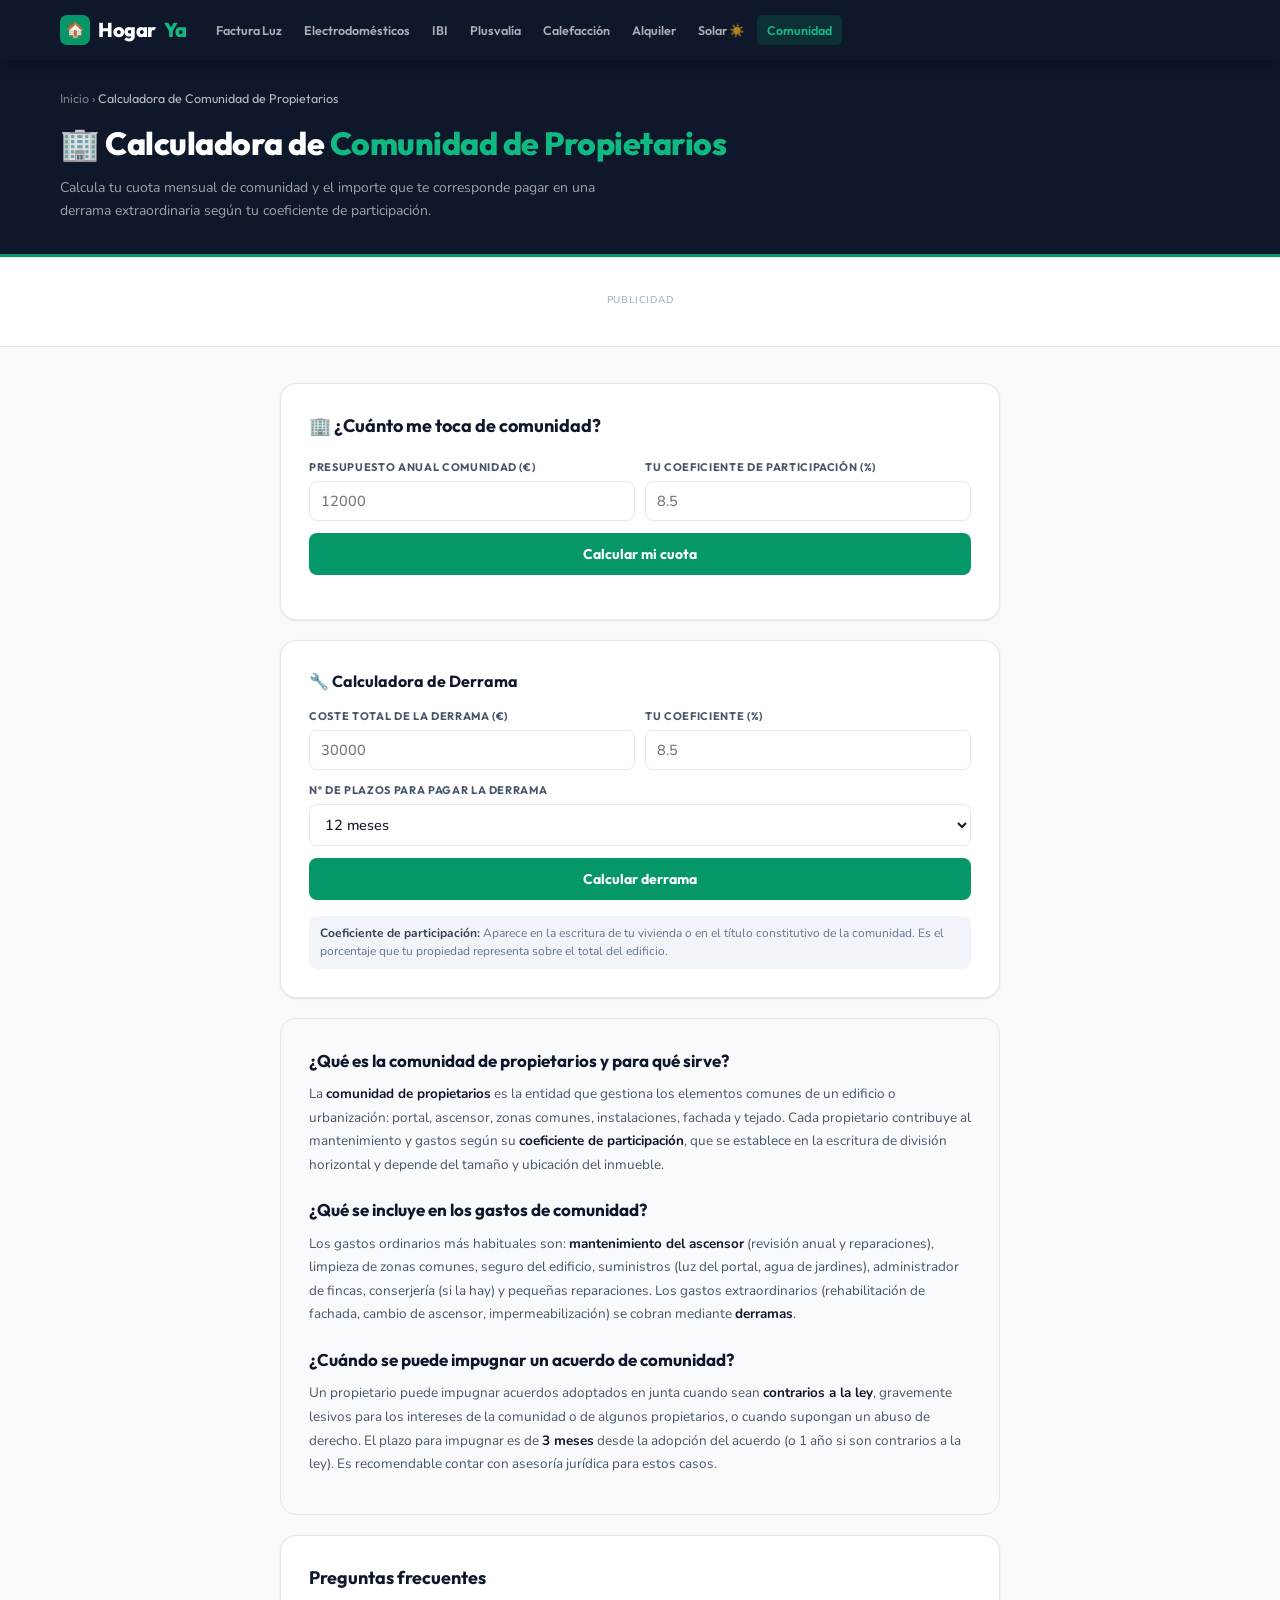
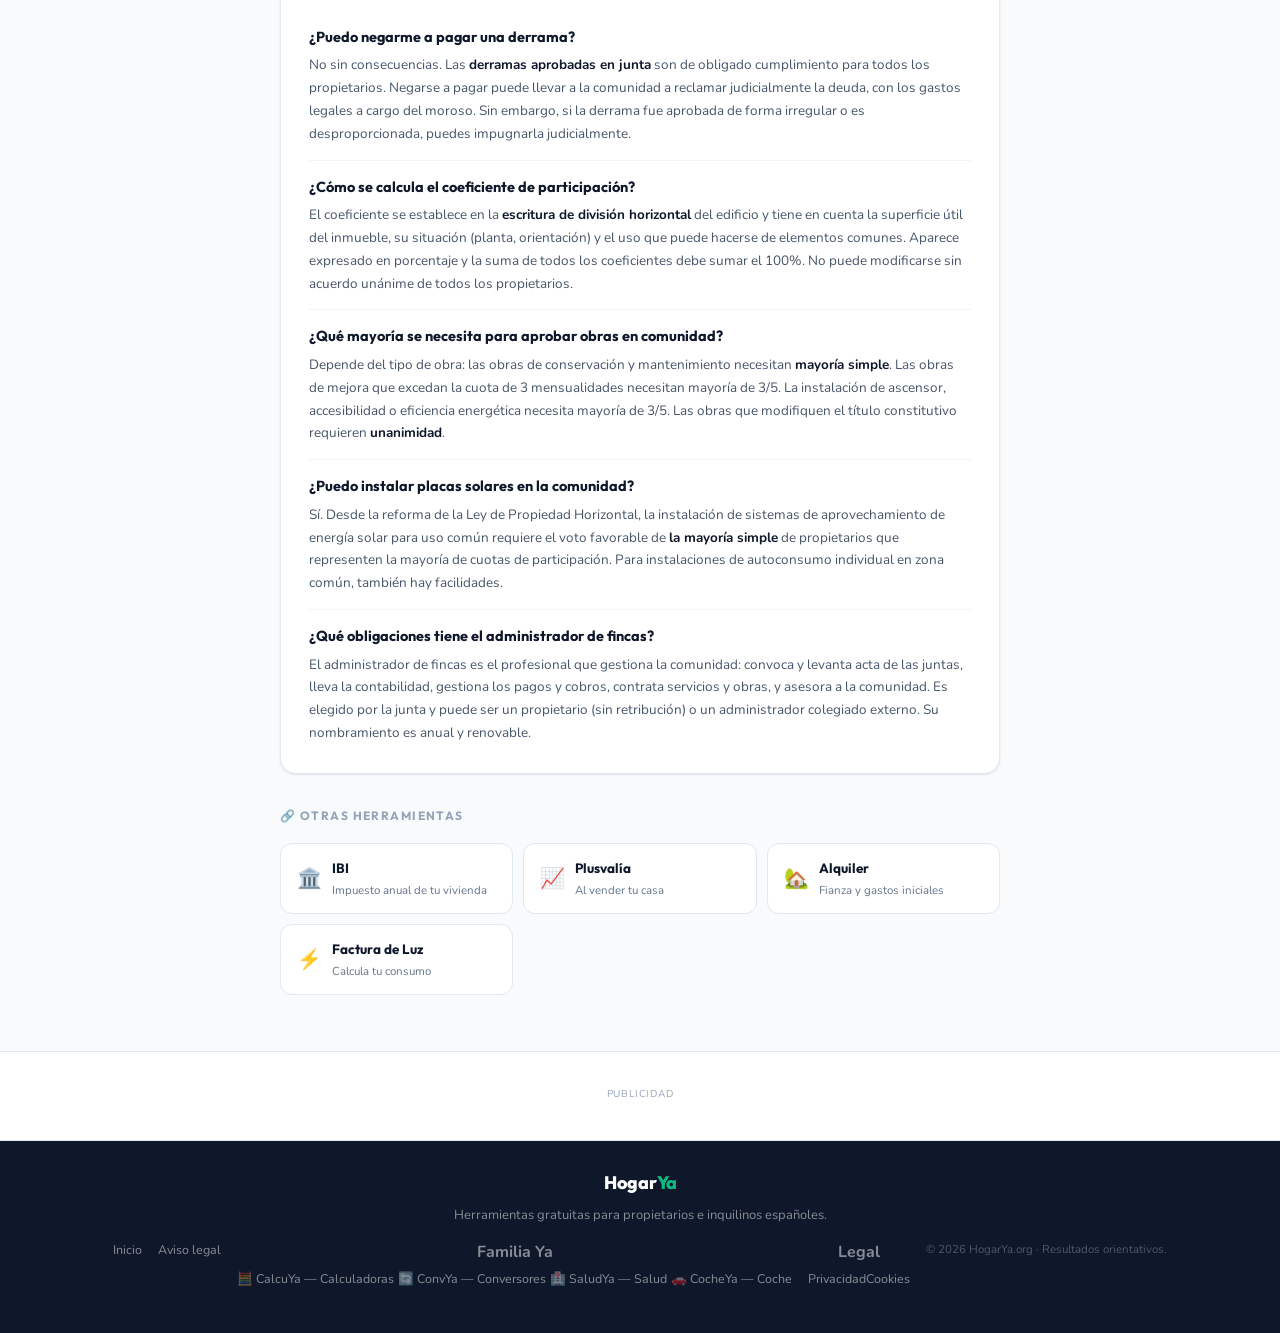
<file: comunidad-propietarios.html>
<!DOCTYPE html>
<html lang="es">
<head>
<meta charset="UTF-8"><meta name="viewport" content="width=device-width,initial-scale=1.0">
<title>Calculadora Comunidad de Propietarios 2026 ▷ Cuotas y Derramas | HogarYa</title>
<meta name="description" content="Calcula tu cuota mensual de comunidad de propietarios y el importe de derramas extraordinarias por tu coeficiente de participación. Gratis 2026.">
<link rel="canonical" href="https://hogarya.org/comunidad-propietarios.html">
<meta name="robots" content="index,follow">
<script async src="https://www.googletagmanager.com/gtag/js?id=G-562QCH9C8W"></script>
<script>window.dataLayer=window.dataLayer||[];function gtag(){dataLayer.push(arguments)}gtag('js',new Date());gtag('config','G-562QCH9C8W');</script>
<script async src="https://pagead2.googlesyndication.com/pagead/js/adsbygoogle.js?client=ca-pub-XXXXXXXXXXXXXXXX" crossorigin="anonymous"></script>
<link rel="preconnect" href="https://fonts.googleapis.com"><link rel="preconnect" href="https://fonts.gstatic.com" crossorigin>
<link href="https://fonts.googleapis.com/css2?family=Outfit:wght@400;500;600;700;800&family=Nunito:wght@400;500;600;700&display=swap" rel="stylesheet">
<link rel="icon" type="image/svg+xml" href="/favicon.svg">
<link rel="stylesheet" href="/styles.css">
<script type="application/ld+json">{"@context": "https://schema.org", "@type": "FAQPage", "mainEntity": [{"@type": "Question", "name": "¿Puedo negarme a pagar una derrama?", "acceptedAnswer": {"@type": "Answer", "text": "No sin consecuencias. Las derramas aprobadas en junta son de obligado cumplimiento para todos los propietarios. Negarse a pagar puede llevar a la comunidad a reclamar judicialmente la deuda, con los gastos legales a cargo del moroso. Sin embargo, si la derrama fue aprobada de forma irregular o es desproporcionada, puedes impugnarla judicialmente."}}, {"@type": "Question", "name": "¿Cómo se calcula el coeficiente de participación?", "acceptedAnswer": {"@type": "Answer", "text": "El coeficiente se establece en la escritura de división horizontal del edificio y tiene en cuenta la superficie útil del inmueble, su situación (planta, orientación) y el uso que puede hacerse de elementos comunes. Aparece expresado en porcentaje y la suma de todos los coeficientes debe sumar el 100%. No puede modificarse sin acuerdo unánime de todos los propietarios."}}, {"@type": "Question", "name": "¿Qué mayoría se necesita para aprobar obras en comunidad?", "acceptedAnswer": {"@type": "Answer", "text": "Depende del tipo de obra: las obras de conservación y mantenimiento necesitan mayoría simple. Las obras de mejora que excedan la cuota de 3 mensualidades necesitan mayoría de 3/5. La instalación de ascensor, accesibilidad o eficiencia energética necesita mayoría de 3/5. Las obras que modifiquen el título constitutivo requieren unanimidad."}}, {"@type": "Question", "name": "¿Puedo instalar placas solares en la comunidad?", "acceptedAnswer": {"@type": "Answer", "text": "Sí. Desde la reforma de la Ley de Propiedad Horizontal, la instalación de sistemas de aprovechamiento de energía solar para uso común requiere el voto favorable de la mayoría simple de propietarios que representen la mayoría de cuotas de participación. Para instalaciones de autoconsumo individual en zona común, también hay facilidades."}}, {"@type": "Question", "name": "¿Qué obligaciones tiene el administrador de fincas?", "acceptedAnswer": {"@type": "Answer", "text": "El administrador de fincas es el profesional que gestiona la comunidad: convoca y levanta acta de las juntas, lleva la contabilidad, gestiona los pagos y cobros, contrata servicios y obras, y asesora a la comunidad. Es elegido por la junta y puede ser un propietario (sin retribución) o un administrador colegiado externo. Su nombramiento es anual y renovable."}}]}</script>
<script type="application/ld+json">{"@context": "https://schema.org", "@type": "BreadcrumbList", "itemListElement": [{"@type": "ListItem", "position": 1, "name": "Inicio", "item": "https://hogarya.org/"}, {"@type": "ListItem", "position": 2, "name": "Calculadora Comunidad de Propietarios 2026", "item": "https://hogarya.org/comunidad-propietarios.html"}]}</script>
</head><body><header class="hdr"><div class="hdr-in"><a href="/" class="logo"><div class="logo-ic">🏠</div>Hogar<span>Ya</span></a><nav class="mnav"><a href="/factura-luz.html" class="nb">Factura Luz</a><a href="/consumo-electrodomesticos.html" class="nb">Electrodomésticos</a><a href="/calculadora-ibi.html" class="nb">IBI</a><a href="/plusvalia-municipal.html" class="nb">Plusvalía</a><a href="/coste-calefaccion.html" class="nb">Calefacción</a><a href="/fianza-alquiler.html" class="nb">Alquiler</a><a href="/panel-solar.html" class="nb">Solar ☀️</a><a href="/comunidad-propietarios.html" class="nb on">Comunidad</a></nav></div></header><section class="hero-calc"><div style="max-width:1200px;margin:0 auto;padding:0 20px"><div class="breadcrumb"><a href="/">Inicio</a> › <span>Calculadora de Comunidad de Propietarios</span></div><h1>🏢 Calculadora de <em>Comunidad de Propietarios</em></h1><p>Calcula tu cuota mensual de comunidad y el importe que te corresponde pagar en una derrama extraordinaria según tu coeficiente de participación.</p></div></section><div class="adw"><span class="adlbl">Publicidad</span><ins class="adsbygoogle" style="display:block" data-ad-client="ca-pub-XXXXXXXXXXXXXXXX" data-ad-slot="1111111111" data-ad-format="horizontal" data-full-width-responsive="true"></ins><script>(adsbygoogle=window.adsbygoogle||[]).push({});</script></div><main class="mc-sm">
<div class="calc-box">
  <div class="calc-title">🏢 ¿Cuánto me toca de comunidad?</div>
  <div class="cform">
    <div class="frow">
      <div class="fg"><label class="flbl">Presupuesto anual comunidad (€)</label><input type="number" class="finp" id="com-pres" placeholder="12000" min="100"></div>
      <div class="fg"><label class="flbl">Tu coeficiente de participación (%)</label><input type="number" class="finp" id="com-coef" placeholder="8.5" step="0.01" min="0.01" max="100"></div>
    </div>
    <button class="btn-calc" onclick="calcCom()">Calcular mi cuota</button>
  </div>
  <div id="result-cuota"></div>
</div>
<div class="calc-box" style="margin-top:0">
  <div class="calc-title" style="font-size:16px;margin-bottom:14px">🔧 Calculadora de Derrama</div>
  <div class="cform">
    <div class="frow">
      <div class="fg"><label class="flbl">Coste total de la derrama (€)</label><input type="number" class="finp" id="der-total" placeholder="30000" min="100"></div>
      <div class="fg"><label class="flbl">Tu coeficiente (%)</label><input type="number" class="finp" id="der-coef" placeholder="8.5" step="0.01" min="0.01" max="100"></div>
    </div>
    <div class="fg"><label class="flbl">Nº de plazos para pagar la derrama</label>
      <select class="fsel" id="der-plazos">
        <option value="1">Pago único</option>
        <option value="3">3 meses</option>
        <option value="6">6 meses</option>
        <option value="12" selected>12 meses</option>
        <option value="24">24 meses</option>
      </select>
    </div>
    <button class="btn-calc" onclick="calcDer()">Calcular derrama</button>
  </div>
  <div id="result-der"></div>
  <p class="infon"><strong>Coeficiente de participación:</strong> Aparece en la escritura de tu vivienda o en el título constitutivo de la comunidad. Es el porcentaje que tu propiedad representa sobre el total del edificio.</p>
</div>

<div class="seo-content"><h2>¿Qué es la comunidad de propietarios y para qué sirve?</h2>
<p>La <strong>comunidad de propietarios</strong> es la entidad que gestiona los elementos comunes de un edificio o urbanización: portal, ascensor, zonas comunes, instalaciones, fachada y tejado. Cada propietario contribuye al mantenimiento y gastos según su <strong>coeficiente de participación</strong>, que se establece en la escritura de división horizontal y depende del tamaño y ubicación del inmueble.</p>
<h2>¿Qué se incluye en los gastos de comunidad?</h2>
<p>Los gastos ordinarios más habituales son: <strong>mantenimiento del ascensor</strong> (revisión anual y reparaciones), limpieza de zonas comunes, seguro del edificio, suministros (luz del portal, agua de jardines), administrador de fincas, conserjería (si la hay) y pequeñas reparaciones. Los gastos extraordinarios (rehabilitación de fachada, cambio de ascensor, impermeabilización) se cobran mediante <strong>derramas</strong>.</p>
<h2>¿Cuándo se puede impugnar un acuerdo de comunidad?</h2>
<p>Un propietario puede impugnar acuerdos adoptados en junta cuando sean <strong>contrarios a la ley</strong>, gravemente lesivos para los intereses de la comunidad o de algunos propietarios, o cuando supongan un abuso de derecho. El plazo para impugnar es de <strong>3 meses</strong> desde la adopción del acuerdo (o 1 año si son contrarios a la ley). Es recomendable contar con asesoría jurídica para estos casos.</div>
<div class="faq-box"><h2>Preguntas frecuentes</h2><div class="faq-item"><div class="faq-q">¿Puedo negarme a pagar una derrama?</div><div class="faq-a">No sin consecuencias. Las <strong>derramas aprobadas en junta</strong> son de obligado cumplimiento para todos los propietarios. Negarse a pagar puede llevar a la comunidad a reclamar judicialmente la deuda, con los gastos legales a cargo del moroso. Sin embargo, si la derrama fue aprobada de forma irregular o es desproporcionada, puedes impugnarla judicialmente.</div></div><div class="faq-item"><div class="faq-q">¿Cómo se calcula el coeficiente de participación?</div><div class="faq-a">El coeficiente se establece en la <strong>escritura de división horizontal</strong> del edificio y tiene en cuenta la superficie útil del inmueble, su situación (planta, orientación) y el uso que puede hacerse de elementos comunes. Aparece expresado en porcentaje y la suma de todos los coeficientes debe sumar el 100%. No puede modificarse sin acuerdo unánime de todos los propietarios.</div></div><div class="faq-item"><div class="faq-q">¿Qué mayoría se necesita para aprobar obras en comunidad?</div><div class="faq-a">Depende del tipo de obra: las obras de conservación y mantenimiento necesitan <strong>mayoría simple</strong>. Las obras de mejora que excedan la cuota de 3 mensualidades necesitan mayoría de 3/5. La instalación de ascensor, accesibilidad o eficiencia energética necesita mayoría de 3/5. Las obras que modifiquen el título constitutivo requieren <strong>unanimidad</strong>.</div></div><div class="faq-item"><div class="faq-q">¿Puedo instalar placas solares en la comunidad?</div><div class="faq-a">Sí. Desde la reforma de la Ley de Propiedad Horizontal, la instalación de sistemas de aprovechamiento de energía solar para uso común requiere el voto favorable de <strong>la mayoría simple</strong> de propietarios que representen la mayoría de cuotas de participación. Para instalaciones de autoconsumo individual en zona común, también hay facilidades.</div></div><div class="faq-item"><div class="faq-q">¿Qué obligaciones tiene el administrador de fincas?</div><div class="faq-a">El administrador de fincas es el profesional que gestiona la comunidad: convoca y levanta acta de las juntas, lleva la contabilidad, gestiona los pagos y cobros, contrata servicios y obras, y asesora a la comunidad. Es elegido por la junta y puede ser un propietario (sin retribución) o un administrador colegiado externo. Su nombramiento es anual y renovable.</div></div></div>
<div class="related"><p class="stitle">🔗 Otras herramientas</p><div class="related-grid"><a href="/calculadora-ibi.html" class="rel-card"><div class="rel-ic">🏛️</div><div><div class="rel-t">IBI</div><div class="rel-d">Impuesto anual de tu vivienda</div></div></a><a href="/plusvalia-municipal.html" class="rel-card"><div class="rel-ic">📈</div><div><div class="rel-t">Plusvalía</div><div class="rel-d">Al vender tu casa</div></div></a><a href="/fianza-alquiler.html" class="rel-card"><div class="rel-ic">🏡</div><div><div class="rel-t">Alquiler</div><div class="rel-d">Fianza y gastos iniciales</div></div></a><a href="/factura-luz.html" class="rel-card"><div class="rel-ic">⚡</div><div><div class="rel-t">Factura de Luz</div><div class="rel-d">Calcula tu consumo</div></div></a></div></div></main><div class="adw"><span class="adlbl">Publicidad</span><ins class="adsbygoogle" style="display:block" data-ad-client="ca-pub-XXXXXXXXXXXXXXXX" data-ad-slot="3333333333" data-ad-format="auto" data-full-width-responsive="true"></ins><script>(adsbygoogle=window.adsbygoogle||[]).push({});</script></div><footer class="ftr"><div class="ftr-in"><div class="flogo">Hogar<span>Ya</span></div><p class="fdesc">Herramientas gratuitas para propietarios e inquilinos españoles.</p><div class="flinks"><a href="/">Inicio</a><a href="/aviso-legal.html">Aviso legal</a>    <div class="footer-col"><h4>Familia Ya</h4>
        <a href="https://calcuya.org" target="_blank" rel="noopener">🧮 CalcuYa — Calculadoras</a>
        <a href="https://convya.org" target="_blank" rel="noopener">🔄 ConvYa — Conversores</a>
        <a href="https://saludya.org" target="_blank" rel="noopener">🏥 SaludYa — Salud</a>
        <a href="https://cocheya.org" target="_blank" rel="noopener">🚗 CocheYa — Coche</a>
      </div>
      <div class="footer-col"><h4>Legal</h4>
        <a href="/privacidad.html">Privacidad</a><a href="/cookies.html">Cookies</a></div><p class="fcopy">© 2026 HogarYa.org · Resultados orientativos.</p></div></footer></body></html><script>
function calcCom(){
  var pres=parseFloat(document.getElementById('com-pres').value),coef=parseFloat(document.getElementById('com-coef').value),el=document.getElementById('result-cuota');
  if(!pres||!coef){el.innerHTML='<p style="color:var(--red);font-size:13px;margin-top:8px">⚠️ Completa todos los campos</p>';return}
  var anual=pres*(coef/100),mens=anual/12,trim=anual/4;
  el.innerHTML='<div class="res vis"><div class="rmain">'+mens.toFixed(2)+' €/mes</div><div class="rlbl">Tu cuota mensual de comunidad (coef. '+coef+'%)</div><div class="rrows"><div class="rr"><span class="rk">Presupuesto anual comunidad</span><span class="rv">'+pres.toLocaleString('es-ES')+' €</span></div><div class="rr"><span class="rk">Tu coeficiente</span><span class="rv">'+coef+'%</span></div><div class="rr"><span class="rk">Tu parte anual</span><span class="rv warn">'+anual.toFixed(2)+' €/año</span></div><div class="rr"><span class="rk">Tu cuota mensual</span><span class="rv warn">'+mens.toFixed(2)+' €/mes</span></div><div class="rr"><span class="rk">Tu cuota trimestral</span><span class="rv">'+trim.toFixed(2)+' €/trimestre</span></div></div></div>';
}
function calcDer(){
  var total=parseFloat(document.getElementById('der-total').value),coef=parseFloat(document.getElementById('der-coef').value),plazos=parseFloat(document.getElementById('der-plazos').value),el=document.getElementById('result-der');
  if(!total||!coef){el.innerHTML='<p style="color:var(--red);font-size:13px;margin-top:8px">⚠️ Completa todos los campos</p>';return}
  var tuParte=total*(coef/100),porPlazo=tuParte/plazos;
  el.innerHTML='<div class="res vis"><div class="rmain">'+tuParte.toFixed(2)+' €</div><div class="rlbl">Tu parte de la derrama de '+total.toLocaleString('es-ES')+' €</div><div class="rrows"><div class="rr"><span class="rk">Coste total derrama</span><span class="rv">'+total.toLocaleString('es-ES')+' €</span></div><div class="rr"><span class="rk">Tu coeficiente</span><span class="rv">'+coef+'%</span></div><div class="rr"><span class="rk">Tu parte total</span><span class="rv bad">'+tuParte.toFixed(2)+' €</span></div>'+(plazos>1?'<div class="rr sep-r"><span class="rk" style="font-weight:700">Cuota mensual ('+plazos+' plazos)</span><span class="rv warn" style="font-size:16px">'+porPlazo.toFixed(2)+' €/mes</span></div>':'')+'</div></div>';
}
</script>
</file>
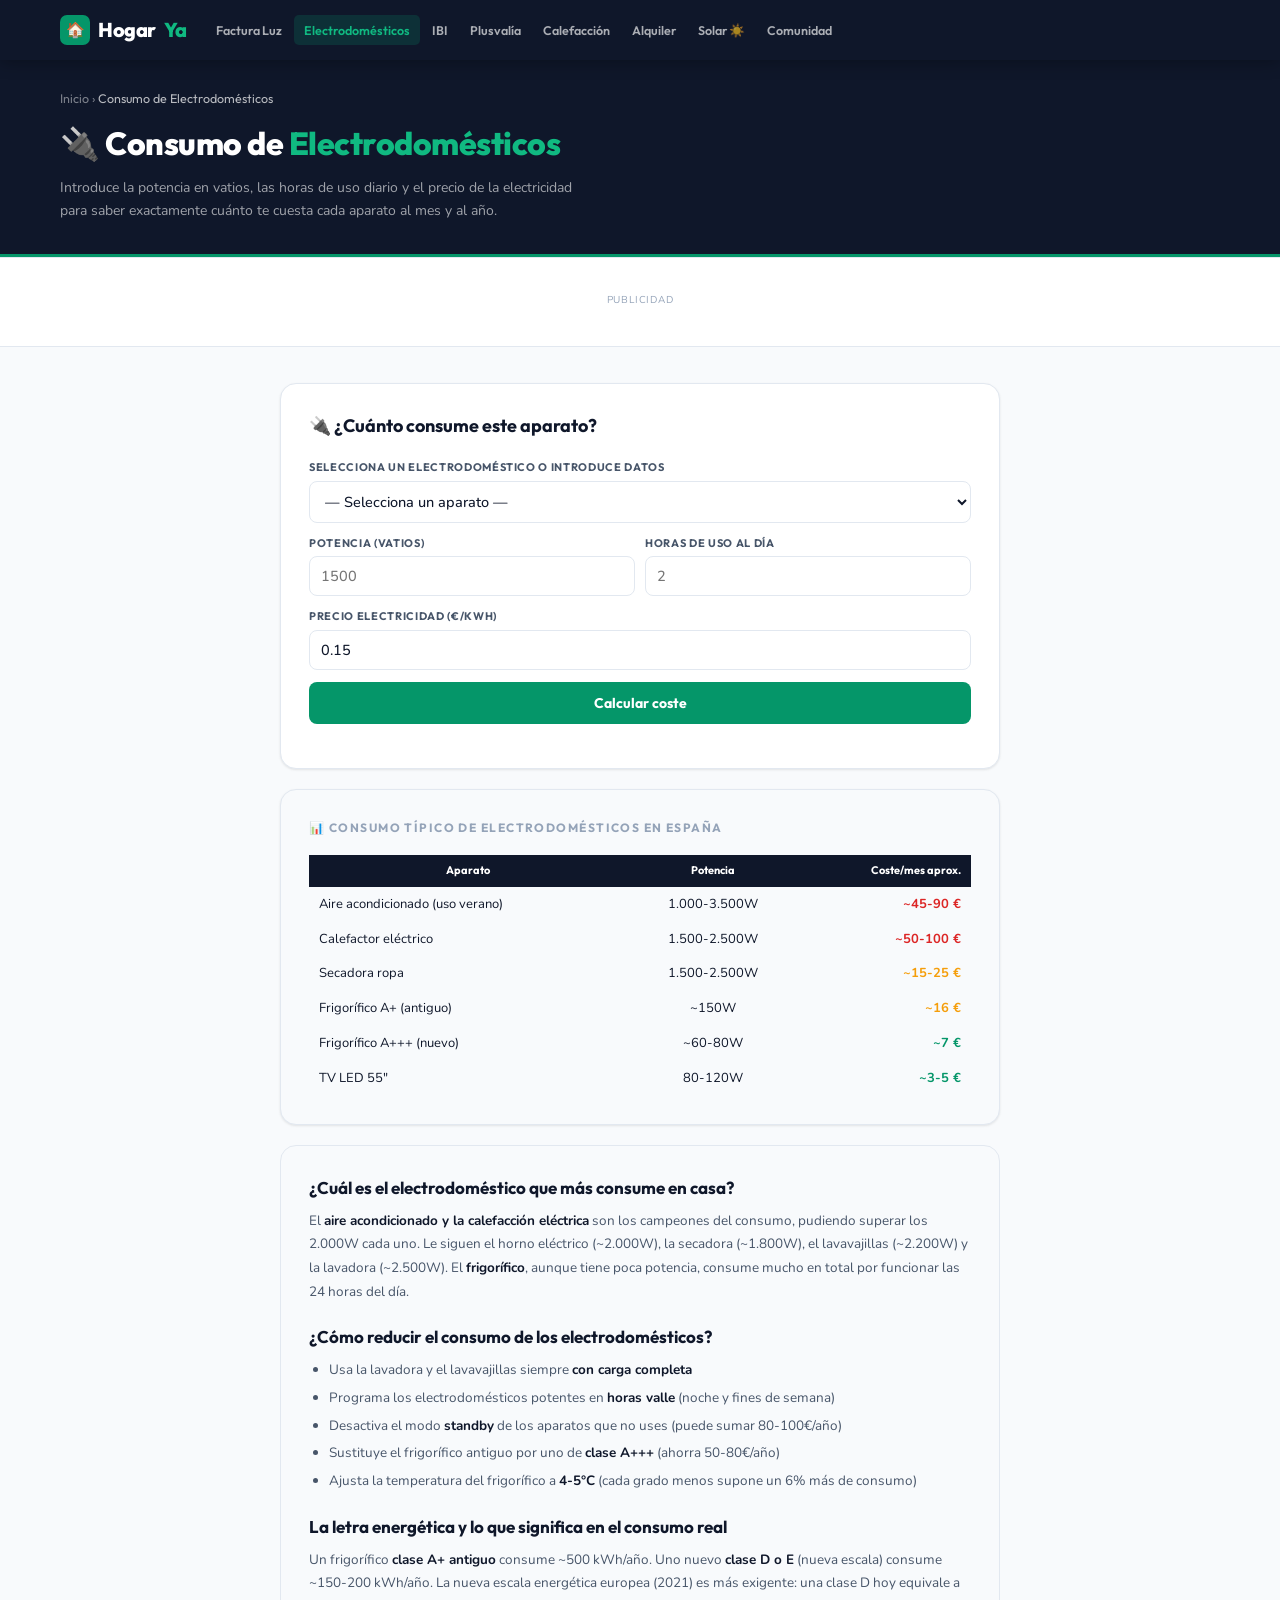
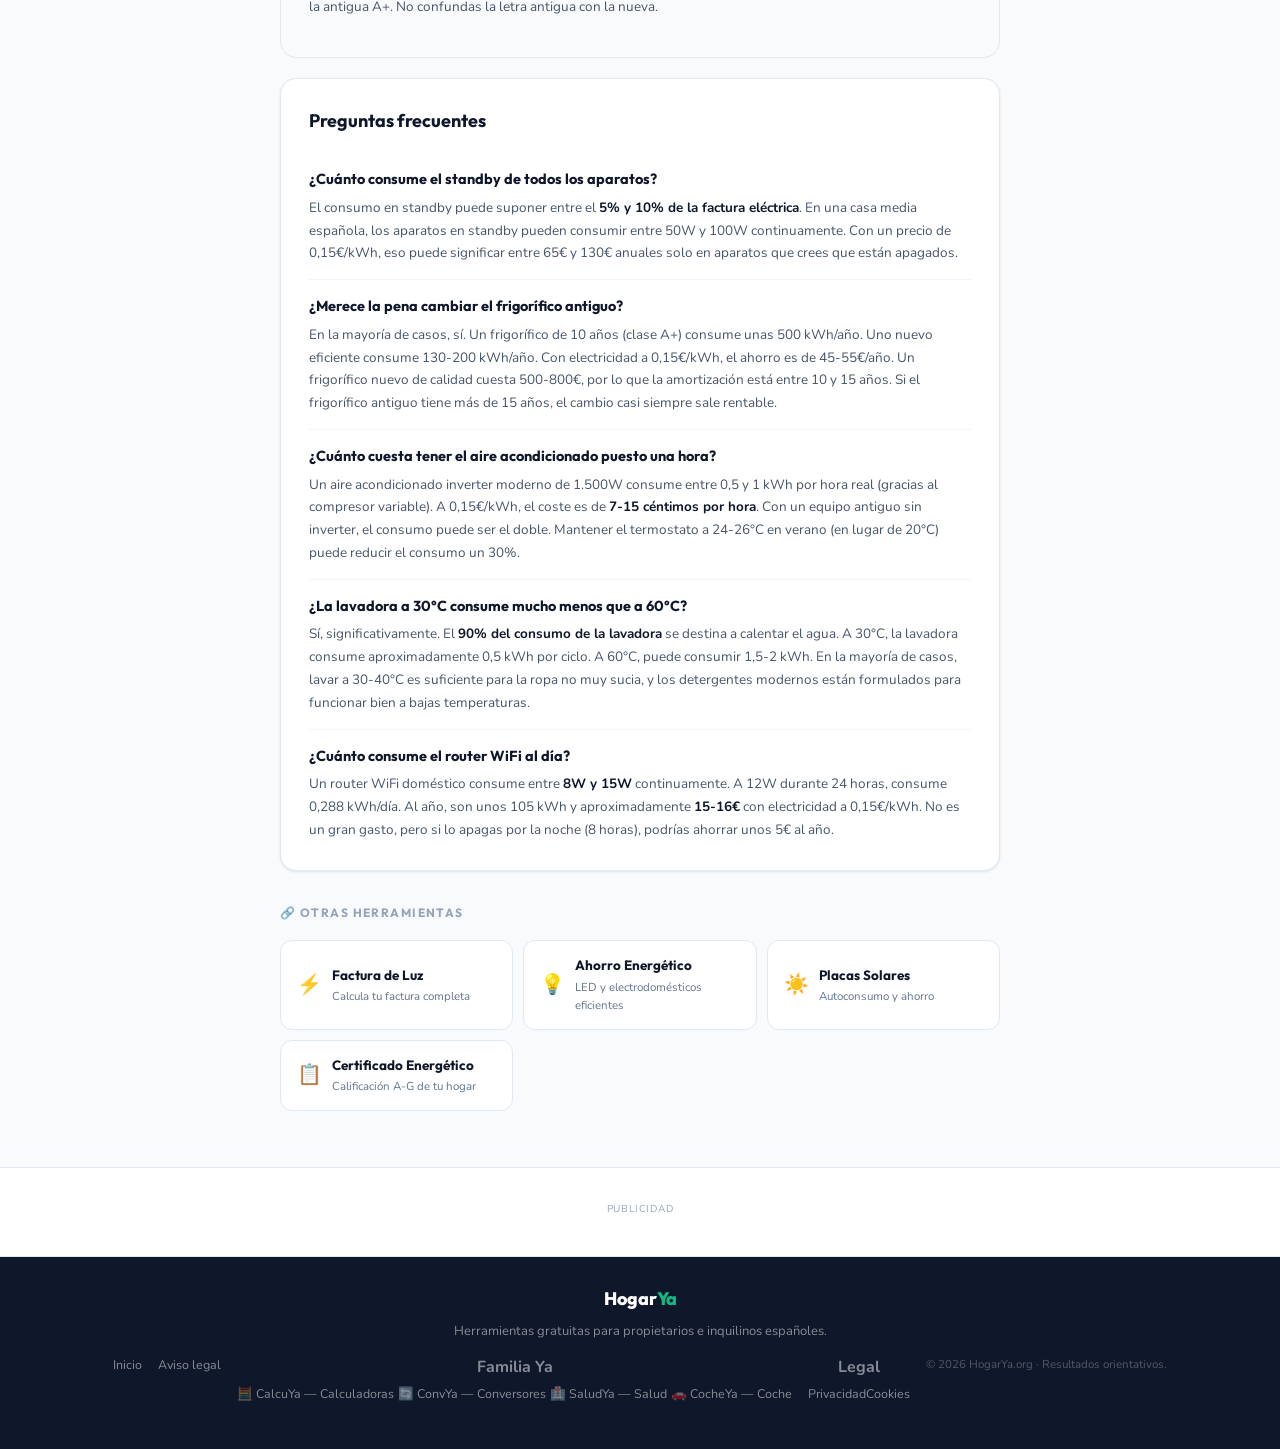
<file: consumo-electrodomesticos.html>
<!DOCTYPE html>
<html lang="es">
<head>
<meta charset="UTF-8"><meta name="viewport" content="width=device-width,initial-scale=1.0">
<title>Calculadora Consumo Electrodomésticos 2026 ▷ Coste en € | HogarYa</title>
<meta name="description" content="Calcula cuánto consume y cuesta cada electrodoméstico de tu hogar al día, mes y año. Descubre cuáles gastan más y cómo ahorrar. Gratis 2026.">
<link rel="canonical" href="https://hogarya.org/consumo-electrodomesticos.html">
<meta name="robots" content="index,follow">
<script async src="https://www.googletagmanager.com/gtag/js?id=G-562QCH9C8W"></script>
<script>window.dataLayer=window.dataLayer||[];function gtag(){dataLayer.push(arguments)}gtag('js',new Date());gtag('config','G-562QCH9C8W');</script>
<script async src="https://pagead2.googlesyndication.com/pagead/js/adsbygoogle.js?client=ca-pub-XXXXXXXXXXXXXXXX" crossorigin="anonymous"></script>
<link rel="preconnect" href="https://fonts.googleapis.com"><link rel="preconnect" href="https://fonts.gstatic.com" crossorigin>
<link href="https://fonts.googleapis.com/css2?family=Outfit:wght@400;500;600;700;800&family=Nunito:wght@400;500;600;700&display=swap" rel="stylesheet">
<link rel="icon" type="image/svg+xml" href="/favicon.svg">
<link rel="stylesheet" href="/styles.css">
<script type="application/ld+json">{"@context": "https://schema.org", "@type": "FAQPage", "mainEntity": [{"@type": "Question", "name": "¿Cuánto consume el standby de todos los aparatos?", "acceptedAnswer": {"@type": "Answer", "text": "El consumo en standby puede suponer entre el 5% y 10% de la factura eléctrica. En una casa media española, los aparatos en standby pueden consumir entre 50W y 100W continuamente. Con un precio de 0,15€/kWh, eso puede significar entre 65€ y 130€ anuales solo en aparatos que crees que están apagados."}}, {"@type": "Question", "name": "¿Merece la pena cambiar el frigorífico antiguo?", "acceptedAnswer": {"@type": "Answer", "text": "En la mayoría de casos, sí. Un frigorífico de 10 años (clase A+) consume unas 500 kWh/año. Uno nuevo eficiente consume 130-200 kWh/año. Con electricidad a 0,15€/kWh, el ahorro es de 45-55€/año. Un frigorífico nuevo de calidad cuesta 500-800€, por lo que la amortización está entre 10 y 15 años. Si el frigorífico antiguo tiene más de 15 años, el cambio casi siempre sale rentable."}}, {"@type": "Question", "name": "¿Cuánto cuesta tener el aire acondicionado puesto una hora?", "acceptedAnswer": {"@type": "Answer", "text": "Un aire acondicionado inverter moderno de 1.500W consume entre 0,5 y 1 kWh por hora real (gracias al compresor variable). A 0,15€/kWh, el coste es de 7-15 céntimos por hora. Con un equipo antiguo sin inverter, el consumo puede ser el doble. Mantener el termostato a 24-26°C en verano (en lugar de 20°C) puede reducir el consumo un 30%."}}, {"@type": "Question", "name": "¿La lavadora a 30°C consume mucho menos que a 60°C?", "acceptedAnswer": {"@type": "Answer", "text": "Sí, significativamente. El 90% del consumo de la lavadora se destina a calentar el agua. A 30°C, la lavadora consume aproximadamente 0,5 kWh por ciclo. A 60°C, puede consumir 1,5-2 kWh. En la mayoría de casos, lavar a 30-40°C es suficiente para la ropa no muy sucia, y los detergentes modernos están formulados para funcionar bien a bajas temperaturas."}}, {"@type": "Question", "name": "¿Cuánto consume el router WiFi al día?", "acceptedAnswer": {"@type": "Answer", "text": "Un router WiFi doméstico consume entre 8W y 15W continuamente. A 12W durante 24 horas, consume 0,288 kWh/día. Al año, son unos 105 kWh y aproximadamente 15-16€ con electricidad a 0,15€/kWh. No es un gran gasto, pero si lo apagas por la noche (8 horas), podrías ahorrar unos 5€ al año."}}]}</script>
<script type="application/ld+json">{"@context": "https://schema.org", "@type": "BreadcrumbList", "itemListElement": [{"@type": "ListItem", "position": 1, "name": "Inicio", "item": "https://hogarya.org/"}, {"@type": "ListItem", "position": 2, "name": "Calculadora Consumo Electrodomésticos 2026", "item": "https://hogarya.org/consumo-electrodomesticos.html"}]}</script>
</head><body><header class="hdr"><div class="hdr-in"><a href="/" class="logo"><div class="logo-ic">🏠</div>Hogar<span>Ya</span></a><nav class="mnav"><a href="/factura-luz.html" class="nb">Factura Luz</a><a href="/consumo-electrodomesticos.html" class="nb on">Electrodomésticos</a><a href="/calculadora-ibi.html" class="nb">IBI</a><a href="/plusvalia-municipal.html" class="nb">Plusvalía</a><a href="/coste-calefaccion.html" class="nb">Calefacción</a><a href="/fianza-alquiler.html" class="nb">Alquiler</a><a href="/panel-solar.html" class="nb">Solar ☀️</a><a href="/comunidad-propietarios.html" class="nb">Comunidad</a></nav></div></header><section class="hero-calc"><div style="max-width:1200px;margin:0 auto;padding:0 20px"><div class="breadcrumb"><a href="/">Inicio</a> › <span>Consumo de Electrodomésticos</span></div><h1>🔌 Consumo de <em>Electrodomésticos</em></h1><p>Introduce la potencia en vatios, las horas de uso diario y el precio de la electricidad para saber exactamente cuánto te cuesta cada aparato al mes y al año.</p></div></section><div class="adw"><span class="adlbl">Publicidad</span><ins class="adsbygoogle" style="display:block" data-ad-client="ca-pub-XXXXXXXXXXXXXXXX" data-ad-slot="1111111111" data-ad-format="horizontal" data-full-width-responsive="true"></ins><script>(adsbygoogle=window.adsbygoogle||[]).push({});</script></div><main class="mc-sm">
<div class="calc-box">
  <div class="calc-title">🔌 ¿Cuánto consume este aparato?</div>
  <div class="cform">
    <div class="fg"><label class="flbl">Selecciona un electrodoméstico o introduce datos</label>
      <select class="fsel" id="el-preset" onchange="setPreset()">
        <option value="">— Selecciona un aparato —</option>
        <option value="2000,1">Horno eléctrico (2000W, 1h/día)</option>
        <option value="2500,0.5">Lavadora 60°C (2500W, 0.5h/día)</option>
        <option value="1800,0.5">Secadora (1800W, 0.5h/día)</option>
        <option value="150,24">Frigorífico A+ (150W, 24h/día)</option>
        <option value="80,24">Frigorífico A+++ (80W, 24h/día)</option>
        <option value="2200,0.3">Lavavajillas (2200W, 0.3h/día)</option>
        <option value="1500,2">Aire acondicionado (1500W, 2h/día)</option>
        <option value="2000,3">Calefactor eléctrico (2000W, 3h/día)</option>
        <option value="100,5">TV LED 55" (100W, 5h/día)</option>
        <option value="10,5">TV en standby (10W, 5h/día)</option>
        <option value="1200,0.1">Microondas (1200W, 0.1h/día)</option>
        <option value="1000,0.2">Aspiradora (1000W, 0.2h/día)</option>
        <option value="10,8">Router WiFi (10W, 24h/día)</option>
        <option value="60,4">Ordenador de sobremesa (60W, 4h/día)</option>
        <option value="30,4">Portátil (30W, 4h/día)</option>
      </select>
    </div>
    <div class="frow">
      <div class="fg"><label class="flbl">Potencia (vatios)</label><input type="number" class="finp" id="el-w" placeholder="1500" min="1"></div>
      <div class="fg"><label class="flbl">Horas de uso al día</label><input type="number" class="finp" id="el-h" placeholder="2" step="0.1" min="0.1"></div>
    </div>
    <div class="fg"><label class="flbl">Precio electricidad (€/kWh)</label><input type="number" class="finp" id="el-p" placeholder="0.15" step="0.01" min="0.05" value="0.15"></div>
    <button class="btn-calc" onclick="calcElec()">Calcular coste</button>
  </div>
  <div id="result"></div>
</div>
<div class="calc-box" style="background:var(--g50)">
  <p class="stitle">📊 Consumo típico de electrodomésticos en España</p>
  <table style="width:100%;border-collapse:collapse;font-size:13px">
    <thead><tr style="background:var(--navy)"><th style="color:white;padding:7px 10px;font-family:var(--fd);font-size:11px">Aparato</th><th style="color:white;padding:7px 10px;font-family:var(--fd);font-size:11px;text-align:center">Potencia</th><th style="color:white;padding:7px 10px;font-family:var(--fd);font-size:11px;text-align:right">Coste/mes aprox.</th></tr></thead>
    <tbody>
      <tr><td style="padding:7px 10px">Aire acondicionado (uso verano)</td><td style="padding:7px 10px;text-align:center">1.000-3.500W</td><td style="padding:7px 10px;text-align:right;color:var(--red);font-weight:700">~45-90 €</td></tr>
      <tr style="background:var(--g50)"><td style="padding:7px 10px">Calefactor eléctrico</td><td style="padding:7px 10px;text-align:center">1.500-2.500W</td><td style="padding:7px 10px;text-align:right;color:var(--red);font-weight:700">~50-100 €</td></tr>
      <tr><td style="padding:7px 10px">Secadora ropa</td><td style="padding:7px 10px;text-align:center">1.500-2.500W</td><td style="padding:7px 10px;text-align:right;color:var(--amber);font-weight:700">~15-25 €</td></tr>
      <tr style="background:var(--g50)"><td style="padding:7px 10px">Frigorífico A+ (antiguo)</td><td style="padding:7px 10px;text-align:center">~150W</td><td style="padding:7px 10px;text-align:right;color:var(--amber);font-weight:700">~16 €</td></tr>
      <tr><td style="padding:7px 10px">Frigorífico A+++ (nuevo)</td><td style="padding:7px 10px;text-align:center">~60-80W</td><td style="padding:7px 10px;text-align:right;color:var(--green);font-weight:700">~7 €</td></tr>
      <tr style="background:var(--g50)"><td style="padding:7px 10px">TV LED 55"</td><td style="padding:7px 10px;text-align:center">80-120W</td><td style="padding:7px 10px;text-align:right;color:var(--green);font-weight:700">~3-5 €</td></tr>
    </tbody>
  </table>
</div>

<div class="seo-content"><h2>¿Cuál es el electrodoméstico que más consume en casa?</h2>
<p>El <strong>aire acondicionado y la calefacción eléctrica</strong> son los campeones del consumo, pudiendo superar los 2.000W cada uno. Le siguen el horno eléctrico (~2.000W), la secadora (~1.800W), el lavavajillas (~2.200W) y la lavadora (~2.500W). El <strong>frigorífico</strong>, aunque tiene poca potencia, consume mucho en total por funcionar las 24 horas del día.</p>
<h2>¿Cómo reducir el consumo de los electrodomésticos?</h2>
<ul>
<li>Usa la lavadora y el lavavajillas siempre <strong>con carga completa</strong></li>
<li>Programa los electrodomésticos potentes en <strong>horas valle</strong> (noche y fines de semana)</li>
<li>Desactiva el modo <strong>standby</strong> de los aparatos que no uses (puede sumar 80-100€/año)</li>
<li>Sustituye el frigorífico antiguo por uno de <strong>clase A+++</strong> (ahorra 50-80€/año)</li>
<li>Ajusta la temperatura del frigorífico a <strong>4-5°C</strong> (cada grado menos supone un 6% más de consumo)</li>
</ul>
<h2>La letra energética y lo que significa en el consumo real</h2>
<p>Un frigorífico <strong>clase A+ antiguo</strong> consume ~500 kWh/año. Uno nuevo <strong>clase D o E</strong> (nueva escala) consume ~150-200 kWh/año. La nueva escala energética europea (2021) es más exigente: una clase D hoy equivale a la antigua A+. No confundas la letra antigua con la nueva.</div>
<div class="faq-box"><h2>Preguntas frecuentes</h2><div class="faq-item"><div class="faq-q">¿Cuánto consume el standby de todos los aparatos?</div><div class="faq-a">El consumo en standby puede suponer entre el <strong>5% y 10% de la factura eléctrica</strong>. En una casa media española, los aparatos en standby pueden consumir entre 50W y 100W continuamente. Con un precio de 0,15€/kWh, eso puede significar entre 65€ y 130€ anuales solo en aparatos que crees que están apagados.</div></div><div class="faq-item"><div class="faq-q">¿Merece la pena cambiar el frigorífico antiguo?</div><div class="faq-a">En la mayoría de casos, sí. Un frigorífico de 10 años (clase A+) consume unas 500 kWh/año. Uno nuevo eficiente consume 130-200 kWh/año. Con electricidad a 0,15€/kWh, el ahorro es de 45-55€/año. Un frigorífico nuevo de calidad cuesta 500-800€, por lo que la amortización está entre 10 y 15 años. Si el frigorífico antiguo tiene más de 15 años, el cambio casi siempre sale rentable.</div></div><div class="faq-item"><div class="faq-q">¿Cuánto cuesta tener el aire acondicionado puesto una hora?</div><div class="faq-a">Un aire acondicionado inverter moderno de 1.500W consume entre 0,5 y 1 kWh por hora real (gracias al compresor variable). A 0,15€/kWh, el coste es de <strong>7-15 céntimos por hora</strong>. Con un equipo antiguo sin inverter, el consumo puede ser el doble. Mantener el termostato a 24-26°C en verano (en lugar de 20°C) puede reducir el consumo un 30%.</div></div><div class="faq-item"><div class="faq-q">¿La lavadora a 30°C consume mucho menos que a 60°C?</div><div class="faq-a">Sí, significativamente. El <strong>90% del consumo de la lavadora</strong> se destina a calentar el agua. A 30°C, la lavadora consume aproximadamente 0,5 kWh por ciclo. A 60°C, puede consumir 1,5-2 kWh. En la mayoría de casos, lavar a 30-40°C es suficiente para la ropa no muy sucia, y los detergentes modernos están formulados para funcionar bien a bajas temperaturas.</div></div><div class="faq-item"><div class="faq-q">¿Cuánto consume el router WiFi al día?</div><div class="faq-a">Un router WiFi doméstico consume entre <strong>8W y 15W</strong> continuamente. A 12W durante 24 horas, consume 0,288 kWh/día. Al año, son unos 105 kWh y aproximadamente <strong>15-16€</strong> con electricidad a 0,15€/kWh. No es un gran gasto, pero si lo apagas por la noche (8 horas), podrías ahorrar unos 5€ al año.</div></div></div>
<div class="related"><p class="stitle">🔗 Otras herramientas</p><div class="related-grid"><a href="/factura-luz.html" class="rel-card"><div class="rel-ic">⚡</div><div><div class="rel-t">Factura de Luz</div><div class="rel-d">Calcula tu factura completa</div></div></a><a href="/ahorro-energia.html" class="rel-card"><div class="rel-ic">💡</div><div><div class="rel-t">Ahorro Energético</div><div class="rel-d">LED y electrodomésticos eficientes</div></div></a><a href="/panel-solar.html" class="rel-card"><div class="rel-ic">☀️</div><div><div class="rel-t">Placas Solares</div><div class="rel-d">Autoconsumo y ahorro</div></div></a><a href="/certificado-energetico.html" class="rel-card"><div class="rel-ic">📋</div><div><div class="rel-t">Certificado Energético</div><div class="rel-d">Calificación A-G de tu hogar</div></div></a></div></div></main><div class="adw"><span class="adlbl">Publicidad</span><ins class="adsbygoogle" style="display:block" data-ad-client="ca-pub-XXXXXXXXXXXXXXXX" data-ad-slot="3333333333" data-ad-format="auto" data-full-width-responsive="true"></ins><script>(adsbygoogle=window.adsbygoogle||[]).push({});</script></div><footer class="ftr"><div class="ftr-in"><div class="flogo">Hogar<span>Ya</span></div><p class="fdesc">Herramientas gratuitas para propietarios e inquilinos españoles.</p><div class="flinks"><a href="/">Inicio</a><a href="/aviso-legal.html">Aviso legal</a>    <div class="footer-col"><h4>Familia Ya</h4>
        <a href="https://calcuya.org" target="_blank" rel="noopener">🧮 CalcuYa — Calculadoras</a>
        <a href="https://convya.org" target="_blank" rel="noopener">🔄 ConvYa — Conversores</a>
        <a href="https://saludya.org" target="_blank" rel="noopener">🏥 SaludYa — Salud</a>
        <a href="https://cocheya.org" target="_blank" rel="noopener">🚗 CocheYa — Coche</a>
      </div>
      <div class="footer-col"><h4>Legal</h4>
        <a href="/privacidad.html">Privacidad</a><a href="/cookies.html">Cookies</a></div><p class="fcopy">© 2026 HogarYa.org · Resultados orientativos.</p></div></footer></body></html><script>
function setPreset(){
  var v=document.getElementById('el-preset').value;
  if(!v)return;
  var parts=v.split(',');
  document.getElementById('el-w').value=parts[0];
  document.getElementById('el-h').value=parts[1];
}
function calcElec(){
  var w=parseFloat(document.getElementById('el-w').value),h=parseFloat(document.getElementById('el-h').value),p=parseFloat(document.getElementById('el-p').value)||0.15,el=document.getElementById('result');
  if(!w||!h){el.innerHTML='<p style="color:var(--red);font-size:13px;margin-top:8px">⚠️ Completa potencia y horas de uso</p>';return}
  var kwhDia=w*h/1000,kwhMes=kwhDia*30,kwhAno=kwhDia*365;
  var dia=kwhDia*p,mes=kwhMes*p,ano=kwhAno*p;
  el.innerHTML='<div class="res vis"><div class="rmain">'+mes.toFixed(2)+' €/mes</div><div class="rlbl">Coste de este aparato ('+w+'W, '+h+'h/día, '+p.toFixed(3)+'€/kWh)</div><div class="rrows"><div class="rr"><span class="rk">Consumo diario</span><span class="rv">'+kwhDia.toFixed(3)+' kWh</span></div><div class="rr"><span class="rk">Consumo mensual</span><span class="rv">'+kwhMes.toFixed(2)+' kWh</span></div><div class="rr"><span class="rk">Consumo anual</span><span class="rv">'+kwhAno.toFixed(1)+' kWh</span></div><div class="rr"><span class="rk">Coste diario</span><span class="rv">'+dia.toFixed(3)+' €</span></div><div class="rr"><span class="rk">Coste mensual</span><span class="rv warn">'+mes.toFixed(2)+' €</span></div><div class="rr"><span class="rk">Coste anual</span><span class="rv bad">'+ano.toFixed(2)+' €</span></div></div></div>';
}
</script>
</file>
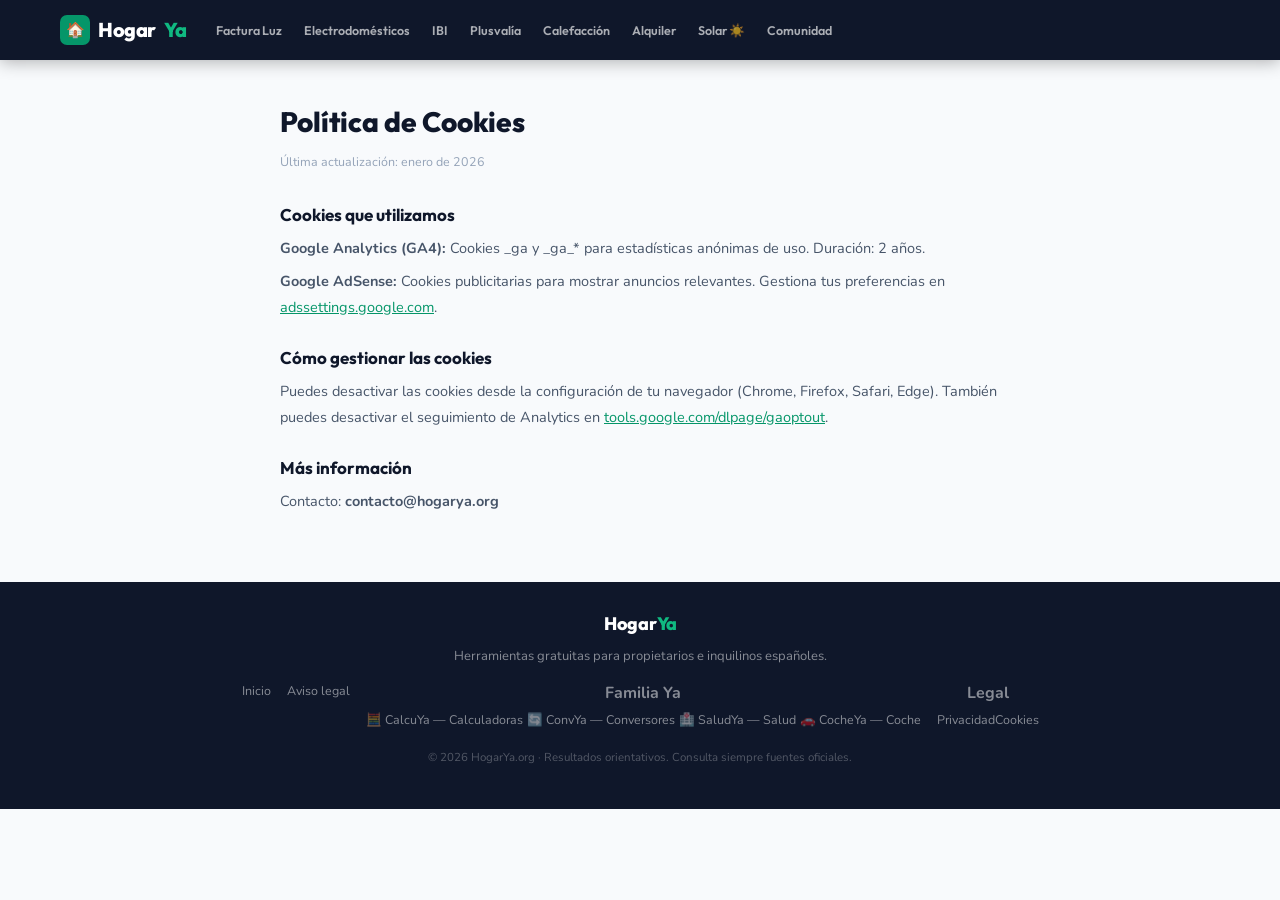
<file: cookies.html>
<!DOCTYPE html>
<html lang="es">
<head>
<meta charset="UTF-8"><meta name="viewport" content="width=device-width,initial-scale=1.0">
<title>Política de Cookies — HogarYa.org</title>
<meta name="description" content="Información sobre las cookies utilizadas en HogarYa.org.">
<link rel="canonical" href="https://hogarya.org/cookies.html">
<meta name="robots" content="index,follow">
<link rel="preconnect" href="https://fonts.googleapis.com"><link rel="preconnect" href="https://fonts.gstatic.com" crossorigin>
<link href="https://fonts.googleapis.com/css2?family=Outfit:wght@400;500;600;700;800&family=Nunito:wght@400;500;600;700&display=swap" rel="stylesheet">
<link rel="icon" type="image/svg+xml" href="/favicon.svg">
<link rel="stylesheet" href="/styles.css">
</head><body><header class="hdr"><div class="hdr-in"><a href="/" class="logo"><div class="logo-ic">🏠</div>Hogar<span>Ya</span></a><nav class="mnav"><a href="/factura-luz.html" class="nb">Factura Luz</a><a href="/consumo-electrodomesticos.html" class="nb">Electrodomésticos</a><a href="/calculadora-ibi.html" class="nb">IBI</a><a href="/plusvalia-municipal.html" class="nb">Plusvalía</a><a href="/coste-calefaccion.html" class="nb">Calefacción</a><a href="/fianza-alquiler.html" class="nb">Alquiler</a><a href="/panel-solar.html" class="nb">Solar ☀️</a><a href="/comunidad-propietarios.html" class="nb">Comunidad</a></nav></div></header><main class="legal-c">
<h1>Política de Cookies</h1><p class="updated">Última actualización: enero de 2026</p>
<h2>Cookies que utilizamos</h2>
<p><strong>Google Analytics (GA4):</strong> Cookies _ga y _ga_* para estadísticas anónimas de uso. Duración: 2 años.</p>
<p><strong>Google AdSense:</strong> Cookies publicitarias para mostrar anuncios relevantes. Gestiona tus preferencias en <a href="https://adssettings.google.com" target="_blank">adssettings.google.com</a>.</p>
<h2>Cómo gestionar las cookies</h2>
<p>Puedes desactivar las cookies desde la configuración de tu navegador (Chrome, Firefox, Safari, Edge). También puedes desactivar el seguimiento de Analytics en <a href="https://tools.google.com/dlpage/gaoptout" target="_blank">tools.google.com/dlpage/gaoptout</a>.</p>
<h2>Más información</h2>
<p>Contacto: <strong>contacto@hogarya.org</strong></p>
</main><footer class="ftr"><div class="ftr-in"><div class="flogo">Hogar<span>Ya</span></div><p class="fdesc">Herramientas gratuitas para propietarios e inquilinos españoles.</p><div class="flinks"><a href="/">Inicio</a><a href="/aviso-legal.html">Aviso legal</a>    <div class="footer-col"><h4>Familia Ya</h4>
        <a href="https://calcuya.org" target="_blank" rel="noopener">🧮 CalcuYa — Calculadoras</a>
        <a href="https://convya.org" target="_blank" rel="noopener">🔄 ConvYa — Conversores</a>
        <a href="https://saludya.org" target="_blank" rel="noopener">🏥 SaludYa — Salud</a>
        <a href="https://cocheya.org" target="_blank" rel="noopener">🚗 CocheYa — Coche</a>
      </div>
      <div class="footer-col"><h4>Legal</h4>
        <a href="/privacidad.html">Privacidad</a><a href="/cookies.html">Cookies</a></div><p class="fcopy">© 2026 HogarYa.org · Resultados orientativos. Consulta siempre fuentes oficiales.</p></div></footer></body></html>
</file>
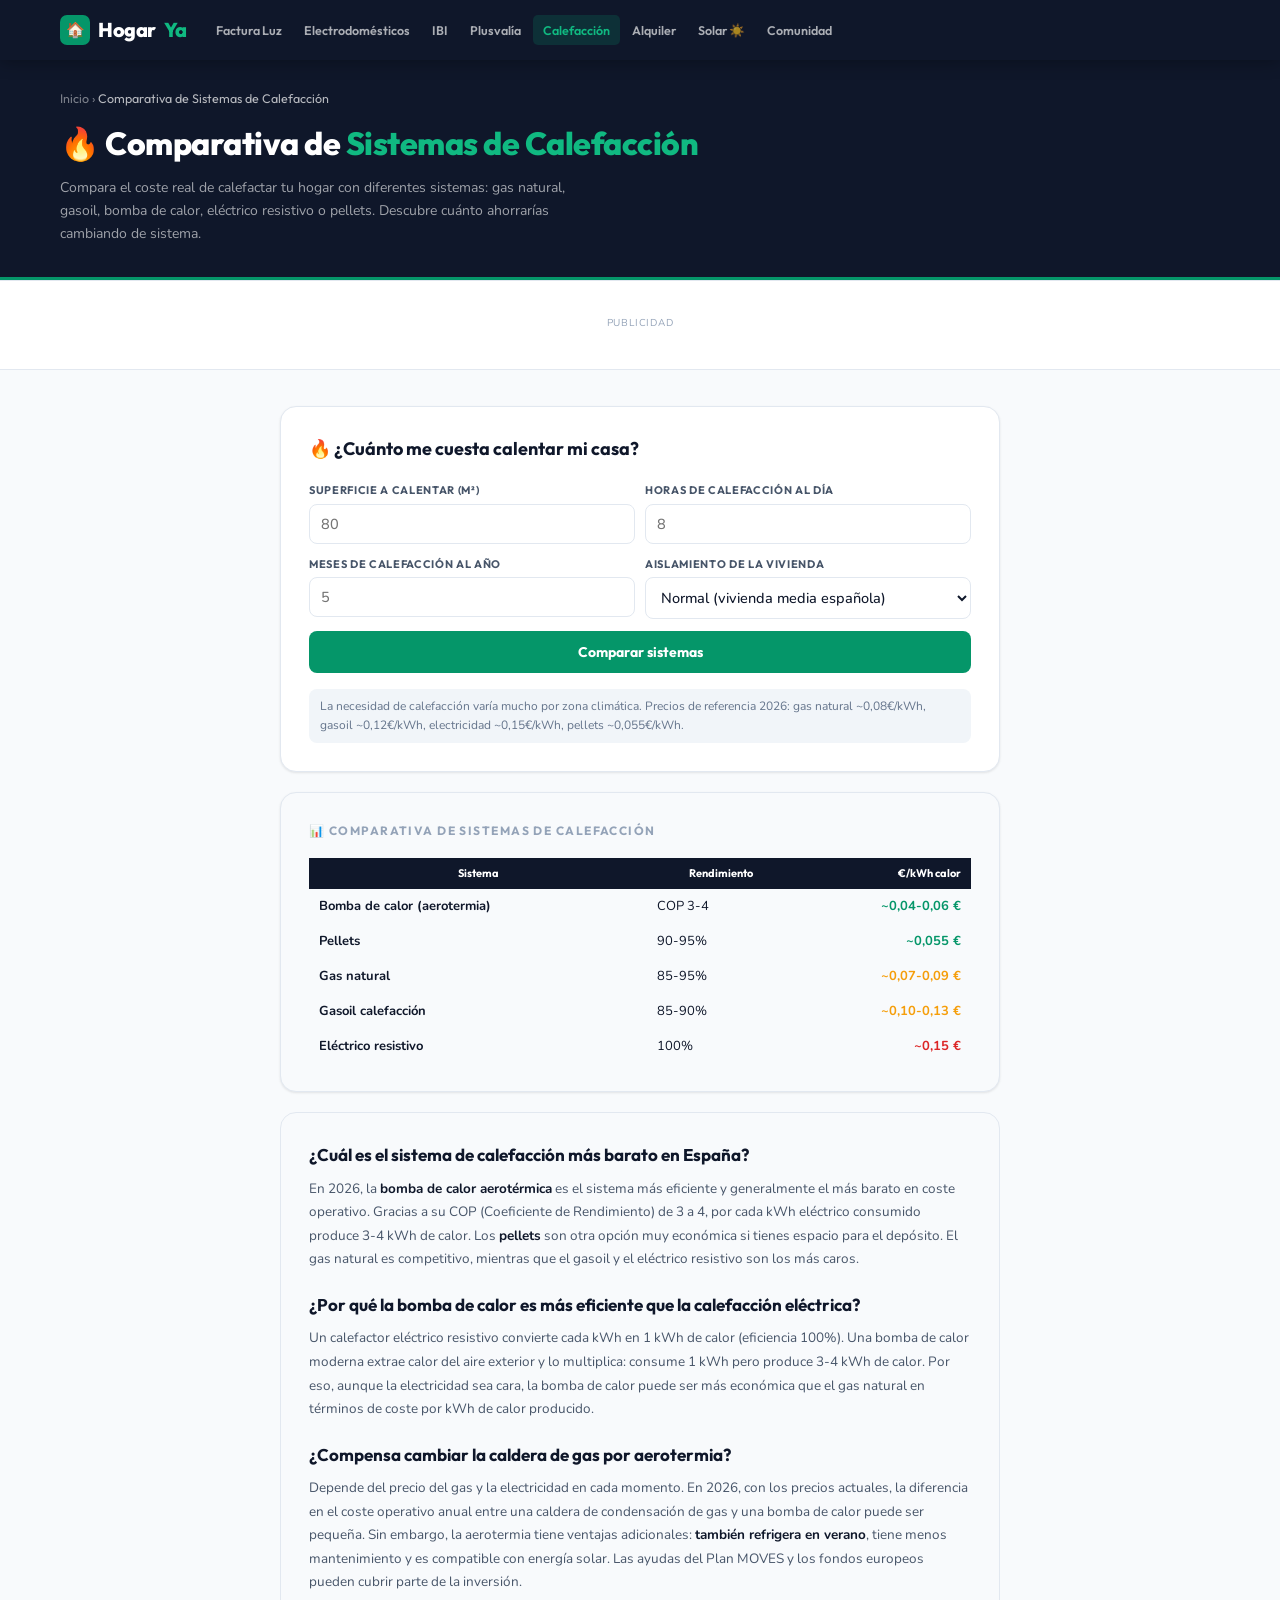
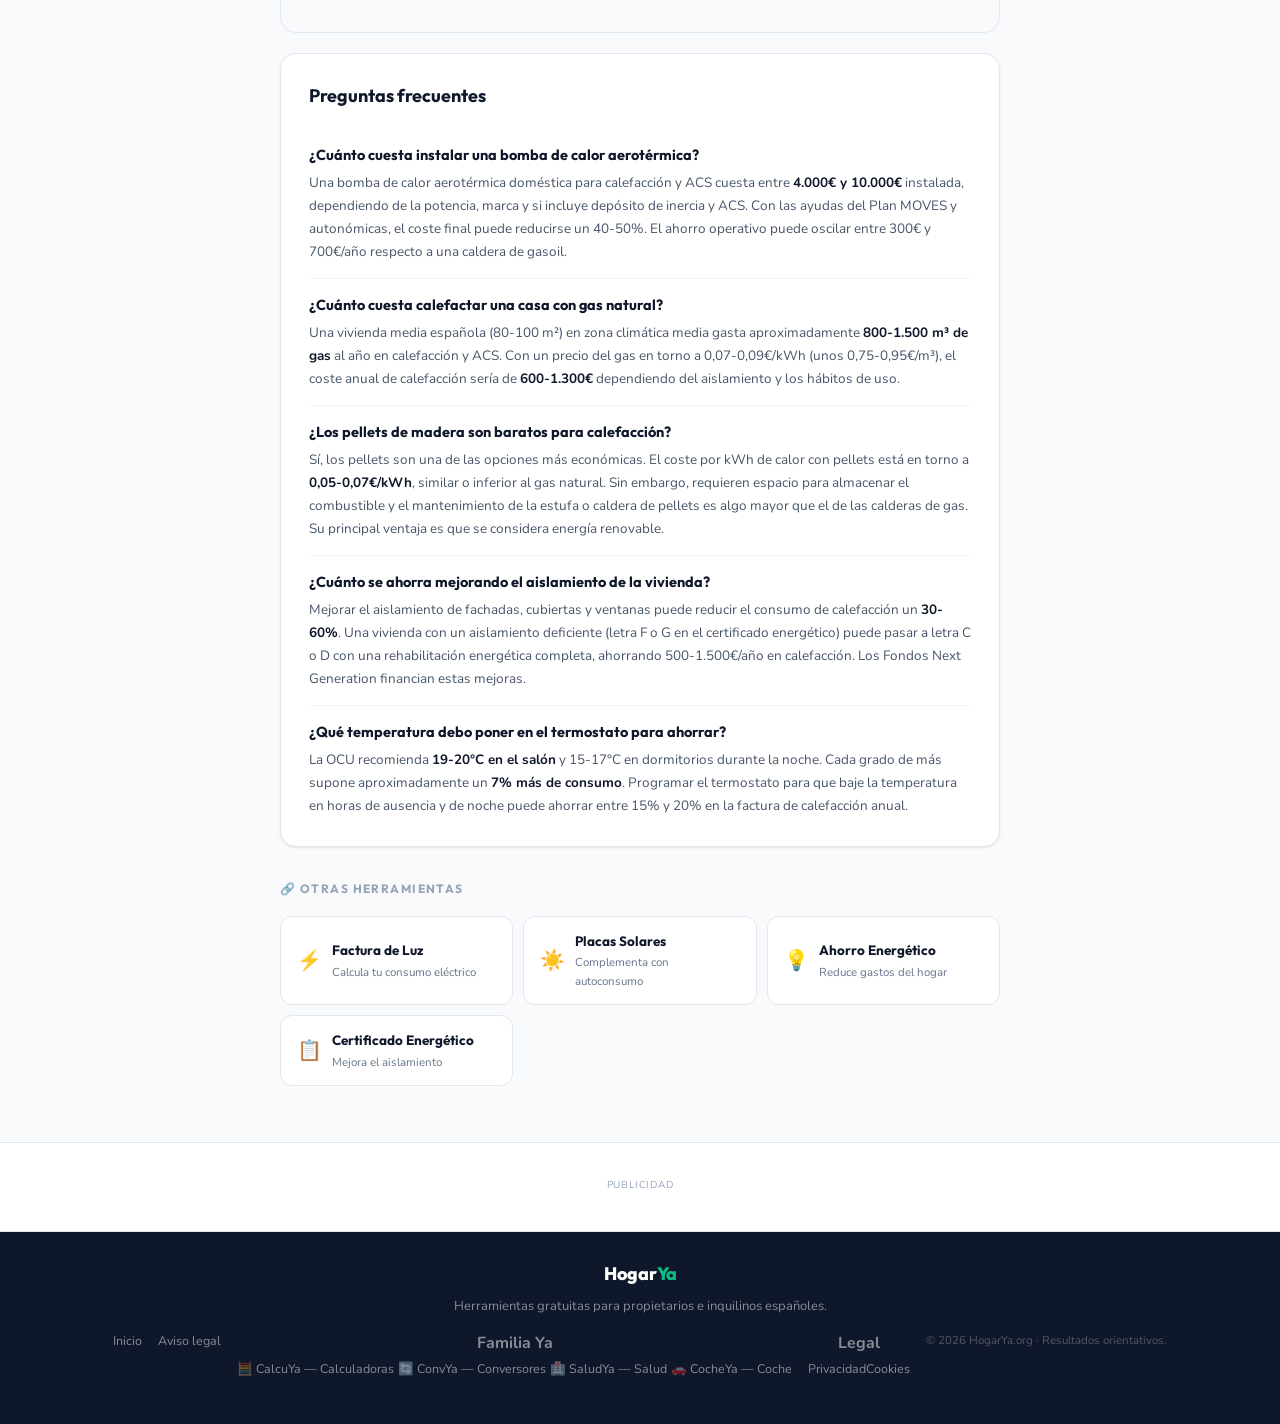
<file: coste-calefaccion.html>
<!DOCTYPE html>
<html lang="es">
<head>
<meta charset="UTF-8"><meta name="viewport" content="width=device-width,initial-scale=1.0">
<title>Comparativa Calefacción 2026 ▷ Gas vs Bomba de Calor vs Eléctrico | HogarYa</title>
<meta name="description" content="Compara el coste anual de calefacción con gas natural, gasoil, bomba de calor aerotérmica, eléctrico o pellets. Calcula tu ahorro al cambiar. Gratis 2026.">
<link rel="canonical" href="https://hogarya.org/coste-calefaccion.html">
<meta name="robots" content="index,follow">
<script async src="https://www.googletagmanager.com/gtag/js?id=G-562QCH9C8W"></script>
<script>window.dataLayer=window.dataLayer||[];function gtag(){dataLayer.push(arguments)}gtag('js',new Date());gtag('config','G-562QCH9C8W');</script>
<script async src="https://pagead2.googlesyndication.com/pagead/js/adsbygoogle.js?client=ca-pub-XXXXXXXXXXXXXXXX" crossorigin="anonymous"></script>
<link rel="preconnect" href="https://fonts.googleapis.com"><link rel="preconnect" href="https://fonts.gstatic.com" crossorigin>
<link href="https://fonts.googleapis.com/css2?family=Outfit:wght@400;500;600;700;800&family=Nunito:wght@400;500;600;700&display=swap" rel="stylesheet">
<link rel="icon" type="image/svg+xml" href="/favicon.svg">
<link rel="stylesheet" href="/styles.css">
<script type="application/ld+json">{"@context": "https://schema.org", "@type": "FAQPage", "mainEntity": [{"@type": "Question", "name": "¿Cuánto cuesta instalar una bomba de calor aerotérmica?", "acceptedAnswer": {"@type": "Answer", "text": "Una bomba de calor aerotérmica doméstica para calefacción y ACS cuesta entre 4.000€ y 10.000€ instalada, dependiendo de la potencia, marca y si incluye depósito de inercia y ACS. Con las ayudas del Plan MOVES y autonómicas, el coste final puede reducirse un 40-50%. El ahorro operativo puede oscilar entre 300€ y 700€/año respecto a una caldera de gasoil."}}, {"@type": "Question", "name": "¿Cuánto cuesta calefactar una casa con gas natural?", "acceptedAnswer": {"@type": "Answer", "text": "Una vivienda media española (80-100 m²) en zona climática media gasta aproximadamente 800-1.500 m³ de gas al año en calefacción y ACS. Con un precio del gas en torno a 0,07-0,09€/kWh (unos 0,75-0,95€/m³), el coste anual de calefacción sería de 600-1.300€ dependiendo del aislamiento y los hábitos de uso."}}, {"@type": "Question", "name": "¿Los pellets de madera son baratos para calefacción?", "acceptedAnswer": {"@type": "Answer", "text": "Sí, los pellets son una de las opciones más económicas. El coste por kWh de calor con pellets está en torno a 0,05-0,07€/kWh, similar o inferior al gas natural. Sin embargo, requieren espacio para almacenar el combustible y el mantenimiento de la estufa o caldera de pellets es algo mayor que el de las calderas de gas. Su principal ventaja es que se considera energía renovable."}}, {"@type": "Question", "name": "¿Cuánto se ahorra mejorando el aislamiento de la vivienda?", "acceptedAnswer": {"@type": "Answer", "text": "Mejorar el aislamiento de fachadas, cubiertas y ventanas puede reducir el consumo de calefacción un 30-60%. Una vivienda con un aislamiento deficiente (letra F o G en el certificado energético) puede pasar a letra C o D con una rehabilitación energética completa, ahorrando 500-1.500€/año en calefacción. Los Fondos Next Generation financian estas mejoras."}}, {"@type": "Question", "name": "¿Qué temperatura debo poner en el termostato para ahorrar?", "acceptedAnswer": {"@type": "Answer", "text": "La OCU recomienda 19-20°C en el salón y 15-17°C en dormitorios durante la noche. Cada grado de más supone aproximadamente un 7% más de consumo. Programar el termostato para que baje la temperatura en horas de ausencia y de noche puede ahorrar entre 15% y 20% en la factura de calefacción anual."}}]}</script>
<script type="application/ld+json">{"@context": "https://schema.org", "@type": "BreadcrumbList", "itemListElement": [{"@type": "ListItem", "position": 1, "name": "Inicio", "item": "https://hogarya.org/"}, {"@type": "ListItem", "position": 2, "name": "Comparativa Calefacción 2026", "item": "https://hogarya.org/coste-calefaccion.html"}]}</script>
</head><body><header class="hdr"><div class="hdr-in"><a href="/" class="logo"><div class="logo-ic">🏠</div>Hogar<span>Ya</span></a><nav class="mnav"><a href="/factura-luz.html" class="nb">Factura Luz</a><a href="/consumo-electrodomesticos.html" class="nb">Electrodomésticos</a><a href="/calculadora-ibi.html" class="nb">IBI</a><a href="/plusvalia-municipal.html" class="nb">Plusvalía</a><a href="/coste-calefaccion.html" class="nb on">Calefacción</a><a href="/fianza-alquiler.html" class="nb">Alquiler</a><a href="/panel-solar.html" class="nb">Solar ☀️</a><a href="/comunidad-propietarios.html" class="nb">Comunidad</a></nav></div></header><section class="hero-calc"><div style="max-width:1200px;margin:0 auto;padding:0 20px"><div class="breadcrumb"><a href="/">Inicio</a> › <span>Comparativa de Sistemas de Calefacción</span></div><h1>🔥 Comparativa de <em>Sistemas de Calefacción</em></h1><p>Compara el coste real de calefactar tu hogar con diferentes sistemas: gas natural, gasoil, bomba de calor, eléctrico resistivo o pellets. Descubre cuánto ahorrarías cambiando de sistema.</p></div></section><div class="adw"><span class="adlbl">Publicidad</span><ins class="adsbygoogle" style="display:block" data-ad-client="ca-pub-XXXXXXXXXXXXXXXX" data-ad-slot="1111111111" data-ad-format="horizontal" data-full-width-responsive="true"></ins><script>(adsbygoogle=window.adsbygoogle||[]).push({});</script></div><main class="mc-sm">
<div class="calc-box">
  <div class="calc-title">🔥 ¿Cuánto me cuesta calentar mi casa?</div>
  <div class="cform">
    <div class="frow">
      <div class="fg"><label class="flbl">Superficie a calentar (m²)</label><input type="number" class="finp" id="cal-m2" placeholder="80" min="10" max="500"></div>
      <div class="fg"><label class="flbl">Horas de calefacción al día</label><input type="number" class="finp" id="cal-h" placeholder="8" min="1" max="24"></div>
    </div>
    <div class="frow">
      <div class="fg"><label class="flbl">Meses de calefacción al año</label><input type="number" class="finp" id="cal-meses" placeholder="5" min="1" max="12"></div>
      <div class="fg"><label class="flbl">Aislamiento de la vivienda</label>
        <select class="fsel" id="cal-aisla">
          <option value="80">Bueno (casa nueva, bien aislada)</option>
          <option value="100" selected>Normal (vivienda media española)</option>
          <option value="130">Deficiente (casa antigua, mal aislada)</option>
        </select>
      </div>
    </div>
    <button class="btn-calc" onclick="calcCal()">Comparar sistemas</button>
  </div>
  <div id="result"></div>
  <p class="infon">La necesidad de calefacción varía mucho por zona climática. Precios de referencia 2026: gas natural ~0,08€/kWh, gasoil ~0,12€/kWh, electricidad ~0,15€/kWh, pellets ~0,055€/kWh.</p>
</div>
<div class="calc-box" style="background:var(--g50)">
  <p class="stitle">📊 Comparativa de sistemas de calefacción</p>
  <table style="width:100%;border-collapse:collapse;font-size:13px">
    <thead><tr style="background:var(--navy)"><th style="color:white;padding:7px 10px;font-family:var(--fd);font-size:11px">Sistema</th><th style="color:white;padding:7px 10px;font-family:var(--fd);font-size:11px">Rendimiento</th><th style="color:white;padding:7px 10px;font-family:var(--fd);font-size:11px;text-align:right">€/kWh calor</th></tr></thead>
    <tbody>
      <tr><td style="padding:7px 10px;font-weight:700">Bomba de calor (aerotermia)</td><td style="padding:7px 10px">COP 3-4</td><td style="padding:7px 10px;text-align:right;color:var(--green);font-weight:700">~0,04-0,06 €</td></tr>
      <tr style="background:var(--g50)"><td style="padding:7px 10px;font-weight:700">Pellets</td><td style="padding:7px 10px">90-95%</td><td style="padding:7px 10px;text-align:right;color:var(--green);font-weight:700">~0,055 €</td></tr>
      <tr><td style="padding:7px 10px;font-weight:700">Gas natural</td><td style="padding:7px 10px">85-95%</td><td style="padding:7px 10px;text-align:right;color:var(--amber);font-weight:700">~0,07-0,09 €</td></tr>
      <tr style="background:var(--g50)"><td style="padding:7px 10px;font-weight:700">Gasoil calefacción</td><td style="padding:7px 10px">85-90%</td><td style="padding:7px 10px;text-align:right;color:var(--amber);font-weight:700">~0,10-0,13 €</td></tr>
      <tr><td style="padding:7px 10px;font-weight:700">Eléctrico resistivo</td><td style="padding:7px 10px">100%</td><td style="padding:7px 10px;text-align:right;color:var(--red);font-weight:700">~0,15 €</td></tr>
    </tbody>
  </table>
</div>

<div class="seo-content"><h2>¿Cuál es el sistema de calefacción más barato en España?</h2>
<p>En 2026, la <strong>bomba de calor aerotérmica</strong> es el sistema más eficiente y generalmente el más barato en coste operativo. Gracias a su COP (Coeficiente de Rendimiento) de 3 a 4, por cada kWh eléctrico consumido produce 3-4 kWh de calor. Los <strong>pellets</strong> son otra opción muy económica si tienes espacio para el depósito. El gas natural es competitivo, mientras que el gasoil y el eléctrico resistivo son los más caros.</p>
<h2>¿Por qué la bomba de calor es más eficiente que la calefacción eléctrica?</h2>
<p>Un calefactor eléctrico resistivo convierte cada kWh en 1 kWh de calor (eficiencia 100%). Una bomba de calor moderna extrae calor del aire exterior y lo multiplica: consume 1 kWh pero produce 3-4 kWh de calor. Por eso, aunque la electricidad sea cara, la bomba de calor puede ser más económica que el gas natural en términos de coste por kWh de calor producido.</p>
<h2>¿Compensa cambiar la caldera de gas por aerotermia?</h2>
<p>Depende del precio del gas y la electricidad en cada momento. En 2026, con los precios actuales, la diferencia en el coste operativo anual entre una caldera de condensación de gas y una bomba de calor puede ser pequeña. Sin embargo, la aerotermia tiene ventajas adicionales: <strong>también refrigera en verano</strong>, tiene menos mantenimiento y es compatible con energía solar. Las ayudas del Plan MOVES y los fondos europeos pueden cubrir parte de la inversión.</div>
<div class="faq-box"><h2>Preguntas frecuentes</h2><div class="faq-item"><div class="faq-q">¿Cuánto cuesta instalar una bomba de calor aerotérmica?</div><div class="faq-a">Una bomba de calor aerotérmica doméstica para calefacción y ACS cuesta entre <strong>4.000€ y 10.000€</strong> instalada, dependiendo de la potencia, marca y si incluye depósito de inercia y ACS. Con las ayudas del Plan MOVES y autonómicas, el coste final puede reducirse un 40-50%. El ahorro operativo puede oscilar entre 300€ y 700€/año respecto a una caldera de gasoil.</div></div><div class="faq-item"><div class="faq-q">¿Cuánto cuesta calefactar una casa con gas natural?</div><div class="faq-a">Una vivienda media española (80-100 m²) en zona climática media gasta aproximadamente <strong>800-1.500 m³ de gas</strong> al año en calefacción y ACS. Con un precio del gas en torno a 0,07-0,09€/kWh (unos 0,75-0,95€/m³), el coste anual de calefacción sería de <strong>600-1.300€</strong> dependiendo del aislamiento y los hábitos de uso.</div></div><div class="faq-item"><div class="faq-q">¿Los pellets de madera son baratos para calefacción?</div><div class="faq-a">Sí, los pellets son una de las opciones más económicas. El coste por kWh de calor con pellets está en torno a <strong>0,05-0,07€/kWh</strong>, similar o inferior al gas natural. Sin embargo, requieren espacio para almacenar el combustible y el mantenimiento de la estufa o caldera de pellets es algo mayor que el de las calderas de gas. Su principal ventaja es que se considera energía renovable.</div></div><div class="faq-item"><div class="faq-q">¿Cuánto se ahorra mejorando el aislamiento de la vivienda?</div><div class="faq-a">Mejorar el aislamiento de fachadas, cubiertas y ventanas puede reducir el consumo de calefacción un <strong>30-60%</strong>. Una vivienda con un aislamiento deficiente (letra F o G en el certificado energético) puede pasar a letra C o D con una rehabilitación energética completa, ahorrando 500-1.500€/año en calefacción. Los Fondos Next Generation financian estas mejoras.</div></div><div class="faq-item"><div class="faq-q">¿Qué temperatura debo poner en el termostato para ahorrar?</div><div class="faq-a">La OCU recomienda <strong>19-20°C en el salón</strong> y 15-17°C en dormitorios durante la noche. Cada grado de más supone aproximadamente un <strong>7% más de consumo</strong>. Programar el termostato para que baje la temperatura en horas de ausencia y de noche puede ahorrar entre 15% y 20% en la factura de calefacción anual.</div></div></div>
<div class="related"><p class="stitle">🔗 Otras herramientas</p><div class="related-grid"><a href="/factura-luz.html" class="rel-card"><div class="rel-ic">⚡</div><div><div class="rel-t">Factura de Luz</div><div class="rel-d">Calcula tu consumo eléctrico</div></div></a><a href="/panel-solar.html" class="rel-card"><div class="rel-ic">☀️</div><div><div class="rel-t">Placas Solares</div><div class="rel-d">Complementa con autoconsumo</div></div></a><a href="/ahorro-energia.html" class="rel-card"><div class="rel-ic">💡</div><div><div class="rel-t">Ahorro Energético</div><div class="rel-d">Reduce gastos del hogar</div></div></a><a href="/certificado-energetico.html" class="rel-card"><div class="rel-ic">📋</div><div><div class="rel-t">Certificado Energético</div><div class="rel-d">Mejora el aislamiento</div></div></a></div></div></main><div class="adw"><span class="adlbl">Publicidad</span><ins class="adsbygoogle" style="display:block" data-ad-client="ca-pub-XXXXXXXXXXXXXXXX" data-ad-slot="3333333333" data-ad-format="auto" data-full-width-responsive="true"></ins><script>(adsbygoogle=window.adsbygoogle||[]).push({});</script></div><footer class="ftr"><div class="ftr-in"><div class="flogo">Hogar<span>Ya</span></div><p class="fdesc">Herramientas gratuitas para propietarios e inquilinos españoles.</p><div class="flinks"><a href="/">Inicio</a><a href="/aviso-legal.html">Aviso legal</a>    <div class="footer-col"><h4>Familia Ya</h4>
        <a href="https://calcuya.org" target="_blank" rel="noopener">🧮 CalcuYa — Calculadoras</a>
        <a href="https://convya.org" target="_blank" rel="noopener">🔄 ConvYa — Conversores</a>
        <a href="https://saludya.org" target="_blank" rel="noopener">🏥 SaludYa — Salud</a>
        <a href="https://cocheya.org" target="_blank" rel="noopener">🚗 CocheYa — Coche</a>
      </div>
      <div class="footer-col"><h4>Legal</h4>
        <a href="/privacidad.html">Privacidad</a><a href="/cookies.html">Cookies</a></div><p class="fcopy">© 2026 HogarYa.org · Resultados orientativos.</p></div></footer></body></html><script>
function calcCal(){
  var m2=parseFloat(document.getElementById('cal-m2').value),h=parseFloat(document.getElementById('cal-h').value),meses=parseFloat(document.getElementById('cal-meses').value),aisla=parseFloat(document.getElementById('cal-aisla').value),el=document.getElementById('result');
  if(!m2||!h||!meses){el.innerHTML='<p style="color:var(--red);font-size:13px;margin-top:8px">⚠️ Completa todos los campos</p>';return}
  var kwhNecesario=m2*aisla*h/1000*30*meses;
  var sistemas=[
    {nombre:'Bomba de calor (aerotermia)',cop:3.5,precio:0.15,color:'good',icono:'🌡️'},
    {nombre:'Pellets',cop:0.92,precio:0.055/0.92,color:'good',icono:'🪵'},
    {nombre:'Gas natural',cop:0.9,precio:0.08/0.9,color:'warn',icono:'🔵'},
    {nombre:'Gasoil calefacción',cop:0.87,precio:0.12/0.87,color:'warn',icono:'🛢️'},
    {nombre:'Eléctrico resistivo',cop:1.0,precio:0.15,color:'bad',icono:'⚡'},
  ];
  var rows=sistemas.map(function(s){
    var costeAnual=s.nombre==='Bomba de calor (aerotermia)'?kwhNecesario/s.cop*0.15:kwhNecesario*s.precio;
    return '<div class="rr"><span class="rk">'+s.icono+' '+s.nombre+'</span><span class="rv '+s.color+'">'+costeAnual.toFixed(0)+' €/año</span></div>';
  }).join('');
  var bdc=kwhNecesario/3.5*0.15,gas=kwhNecesario*0.08/0.9,ele=kwhNecesario*0.15,ahorro=ele-bdc;
  el.innerHTML='<div class="res vis"><div class="rmain">'+kwhNecesario.toFixed(0)+' kWh/año</div><div class="rlbl">Necesidad energética estimada para '+m2+' m² ('+meses+' meses)</div><div class="rrows">'+rows+'</div></div><div class="notice green" style="margin-top:8px">☀️ Con bomba de calor y placas solares podrías ahorrar hasta '+(ahorro*0.4).toFixed(0)+'€/año adicionales respecto al gas y hasta '+ahorro.toFixed(0)+'€/año respecto al eléctrico resistivo.</div>';
}
</script>
</file>
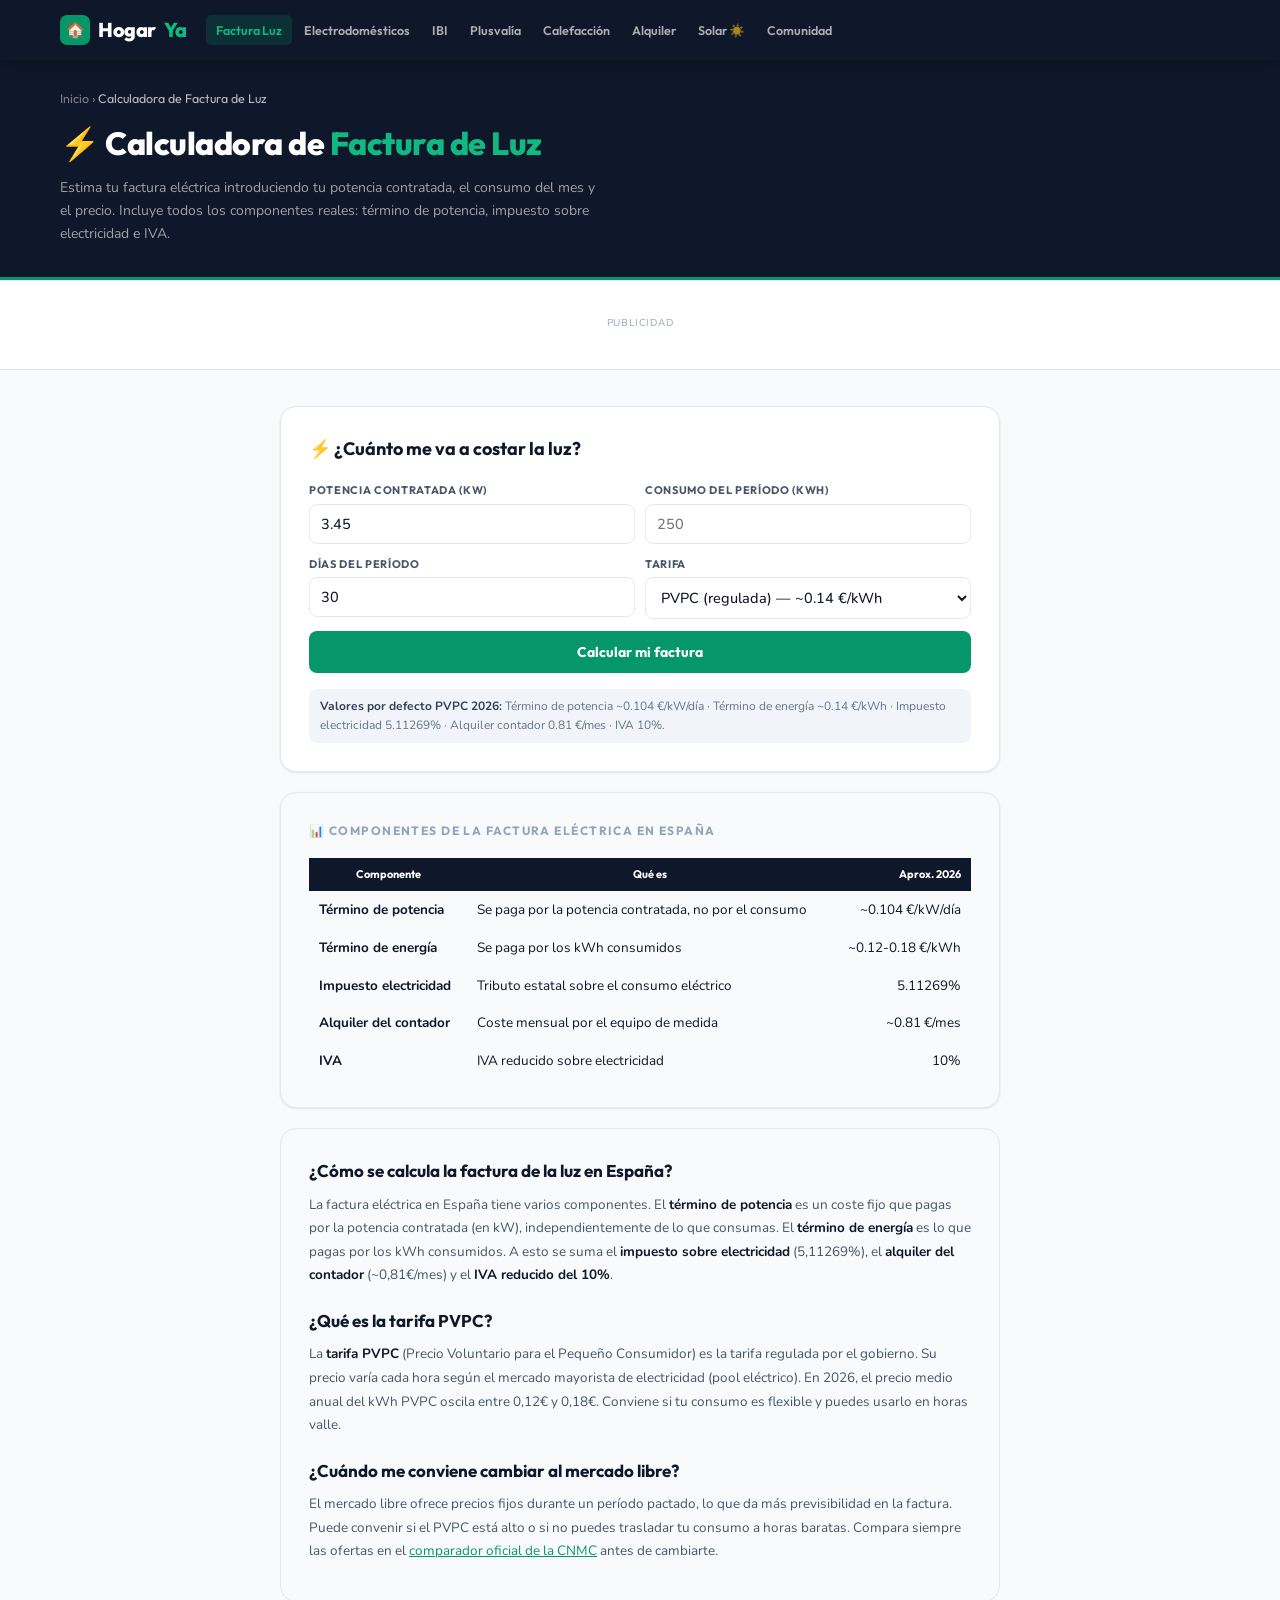
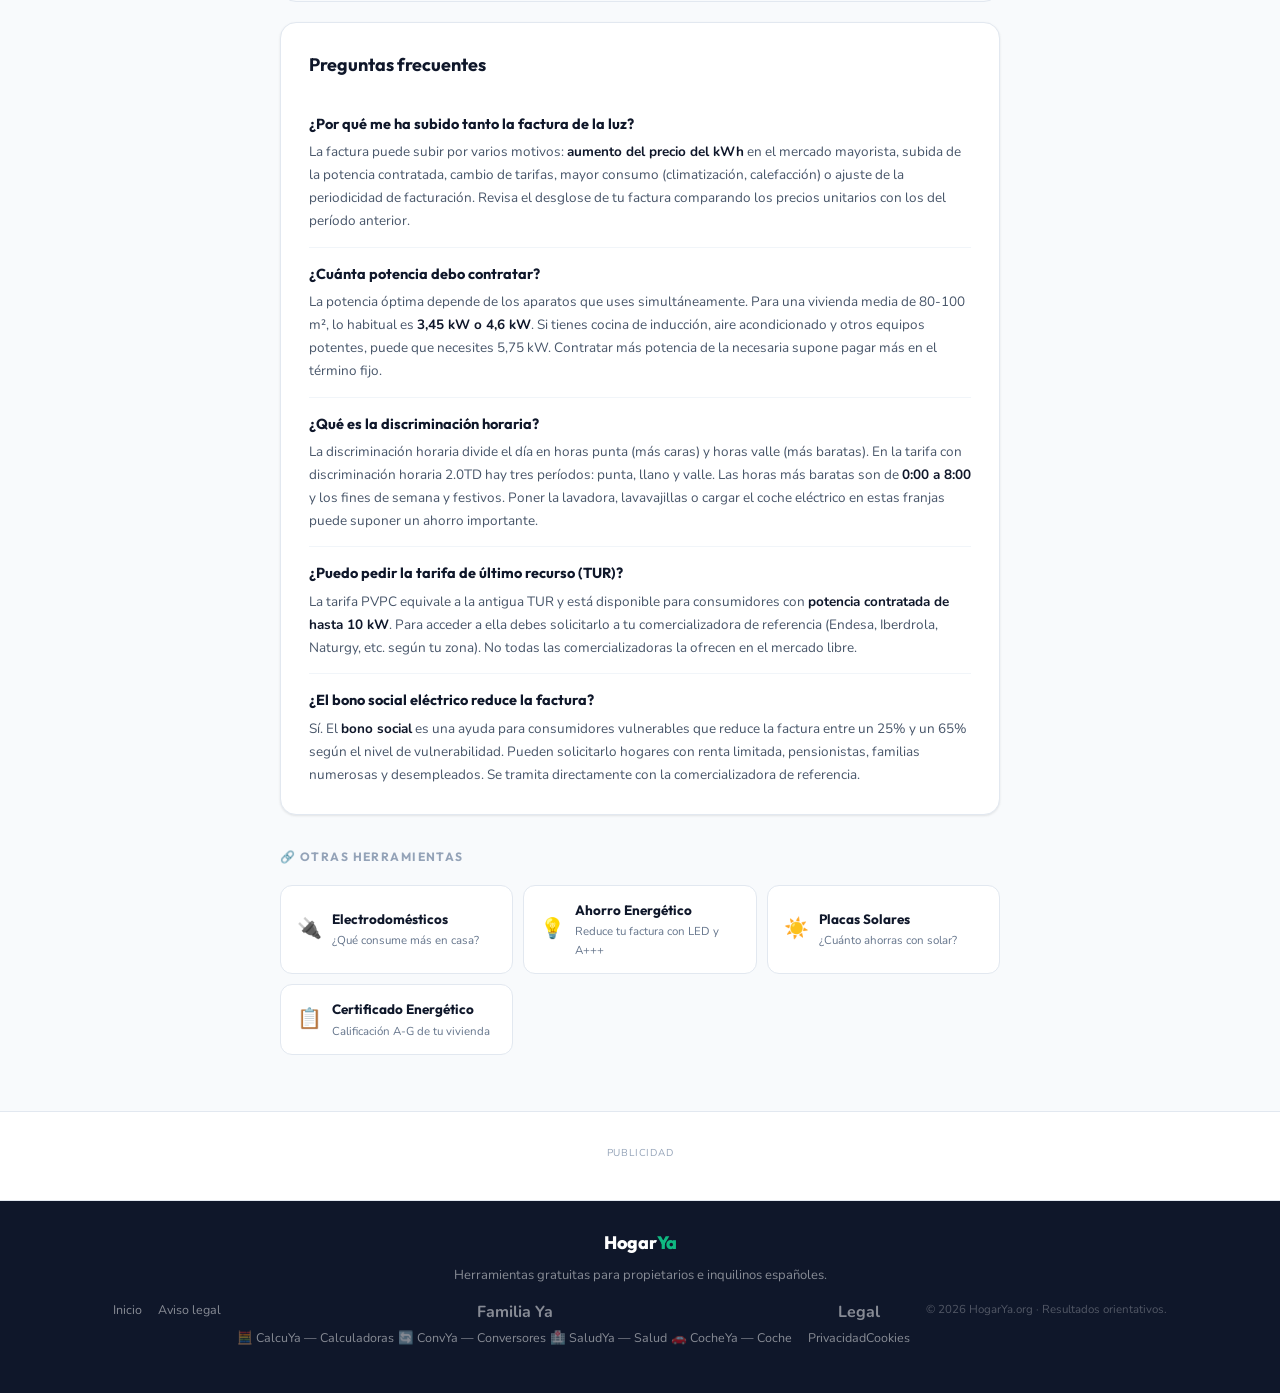
<file: factura-luz.html>
<!DOCTYPE html>
<html lang="es">
<head>
<meta charset="UTF-8"><meta name="viewport" content="width=device-width,initial-scale=1.0">
<title>Calculadora Factura de Luz 2026 ▷ PVPC y Mercado Libre | HogarYa</title>
<meta name="description" content="Calcula tu factura eléctrica gratis: término de potencia, impuesto electricidad (5.11%) e IVA. PVPC y mercado libre. Actualizado 2026.">
<link rel="canonical" href="https://hogarya.org/factura-luz.html">
<meta name="robots" content="index,follow">
<script async src="https://www.googletagmanager.com/gtag/js?id=G-562QCH9C8W"></script>
<script>window.dataLayer=window.dataLayer||[];function gtag(){dataLayer.push(arguments)}gtag('js',new Date());gtag('config','G-562QCH9C8W');</script>
<script async src="https://pagead2.googlesyndication.com/pagead/js/adsbygoogle.js?client=ca-pub-XXXXXXXXXXXXXXXX" crossorigin="anonymous"></script>
<link rel="preconnect" href="https://fonts.googleapis.com"><link rel="preconnect" href="https://fonts.gstatic.com" crossorigin>
<link href="https://fonts.googleapis.com/css2?family=Outfit:wght@400;500;600;700;800&family=Nunito:wght@400;500;600;700&display=swap" rel="stylesheet">
<link rel="icon" type="image/svg+xml" href="/favicon.svg">
<link rel="stylesheet" href="/styles.css">
<script type="application/ld+json">{"@context": "https://schema.org", "@type": "FAQPage", "mainEntity": [{"@type": "Question", "name": "¿Por qué me ha subido tanto la factura de la luz?", "acceptedAnswer": {"@type": "Answer", "text": "La factura puede subir por varios motivos: aumento del precio del kWh en el mercado mayorista, subida de la potencia contratada, cambio de tarifas, mayor consumo (climatización, calefacción) o ajuste de la periodicidad de facturación. Revisa el desglose de tu factura comparando los precios unitarios con los del período anterior."}}, {"@type": "Question", "name": "¿Cuánta potencia debo contratar?", "acceptedAnswer": {"@type": "Answer", "text": "La potencia óptima depende de los aparatos que uses simultáneamente. Para una vivienda media de 80-100 m², lo habitual es 3,45 kW o 4,6 kW. Si tienes cocina de inducción, aire acondicionado y otros equipos potentes, puede que necesites 5,75 kW. Contratar más potencia de la necesaria supone pagar más en el término fijo."}}, {"@type": "Question", "name": "¿Qué es la discriminación horaria?", "acceptedAnswer": {"@type": "Answer", "text": "La discriminación horaria divide el día en horas punta (más caras) y horas valle (más baratas). En la tarifa con discriminación horaria 2.0TD hay tres períodos: punta, llano y valle. Las horas más baratas son de 0:00 a 8:00 y los fines de semana y festivos. Poner la lavadora, lavavajillas o cargar el coche eléctrico en estas franjas puede suponer un ahorro importante."}}, {"@type": "Question", "name": "¿Puedo pedir la tarifa de último recurso (TUR)?", "acceptedAnswer": {"@type": "Answer", "text": "La tarifa PVPC equivale a la antigua TUR y está disponible para consumidores con potencia contratada de hasta 10 kW. Para acceder a ella debes solicitarlo a tu comercializadora de referencia (Endesa, Iberdrola, Naturgy, etc. según tu zona). No todas las comercializadoras la ofrecen en el mercado libre."}}, {"@type": "Question", "name": "¿El bono social eléctrico reduce la factura?", "acceptedAnswer": {"@type": "Answer", "text": "Sí. El bono social es una ayuda para consumidores vulnerables que reduce la factura entre un 25% y un 65% según el nivel de vulnerabilidad. Pueden solicitarlo hogares con renta limitada, pensionistas, familias numerosas y desempleados. Se tramita directamente con la comercializadora de referencia."}}]}</script>
<script type="application/ld+json">{"@context": "https://schema.org", "@type": "BreadcrumbList", "itemListElement": [{"@type": "ListItem", "position": 1, "name": "Inicio", "item": "https://hogarya.org/"}, {"@type": "ListItem", "position": 2, "name": "Calculadora Factura de Luz 2026", "item": "https://hogarya.org/factura-luz.html"}]}</script>
</head><body><header class="hdr"><div class="hdr-in"><a href="/" class="logo"><div class="logo-ic">🏠</div>Hogar<span>Ya</span></a><nav class="mnav"><a href="/factura-luz.html" class="nb on">Factura Luz</a><a href="/consumo-electrodomesticos.html" class="nb">Electrodomésticos</a><a href="/calculadora-ibi.html" class="nb">IBI</a><a href="/plusvalia-municipal.html" class="nb">Plusvalía</a><a href="/coste-calefaccion.html" class="nb">Calefacción</a><a href="/fianza-alquiler.html" class="nb">Alquiler</a><a href="/panel-solar.html" class="nb">Solar ☀️</a><a href="/comunidad-propietarios.html" class="nb">Comunidad</a></nav></div></header><section class="hero-calc"><div style="max-width:1200px;margin:0 auto;padding:0 20px"><div class="breadcrumb"><a href="/">Inicio</a> › <span>Calculadora de Factura de Luz</span></div><h1>⚡ Calculadora de <em>Factura de Luz</em></h1><p>Estima tu factura eléctrica introduciendo tu potencia contratada, el consumo del mes y el precio. Incluye todos los componentes reales: término de potencia, impuesto sobre electricidad e IVA.</p></div></section><div class="adw"><span class="adlbl">Publicidad</span><ins class="adsbygoogle" style="display:block" data-ad-client="ca-pub-XXXXXXXXXXXXXXXX" data-ad-slot="1111111111" data-ad-format="horizontal" data-full-width-responsive="true"></ins><script>(adsbygoogle=window.adsbygoogle||[]).push({});</script></div><main class="mc-sm">
<div class="calc-box">
  <div class="calc-title">⚡ ¿Cuánto me va a costar la luz?</div>
  <div class="cform">
    <div class="frow">
      <div class="fg"><label class="flbl">Potencia contratada (kW)</label><input type="number" class="finp" id="p-pot" placeholder="3.45" step="0.1" min="1" max="20" value="3.45"></div>
      <div class="fg"><label class="flbl">Consumo del período (kWh)</label><input type="number" class="finp" id="p-kwh" placeholder="250" min="1"></div>
    </div>
    <div class="frow">
      <div class="fg"><label class="flbl">Días del período</label><input type="number" class="finp" id="p-dias" placeholder="30" min="1" max="65" value="30"></div>
      <div class="fg"><label class="flbl">Tarifa</label>
        <select class="fsel" id="p-tarifa">
          <option value="pvpc">PVPC (regulada) — ~0.14 €/kWh</option>
          <option value="libre">Mercado libre — precio fijo</option>
        </select>
      </div>
    </div>
    <div class="fg" id="precio-libre-wrap" style="display:none">
      <label class="flbl">Precio energía mercado libre (€/kWh)</label>
      <input type="number" class="finp" id="p-precio-libre" placeholder="0.13" step="0.001" min="0.05">
    </div>
    <button class="btn-calc" onclick="calcLuz()">Calcular mi factura</button>
  </div>
  <div id="result"></div>
  <p class="infon"><strong>Valores por defecto PVPC 2026:</strong> Término de potencia ~0.104 €/kW/día · Término de energía ~0.14 €/kWh · Impuesto electricidad 5.11269% · Alquiler contador 0.81 €/mes · IVA 10%.</p>
</div>
<div class="calc-box" style="background:var(--g50)">
  <p class="stitle">📊 Componentes de la factura eléctrica en España</p>
  <table style="width:100%;border-collapse:collapse;font-size:13.5px">
    <thead><tr style="background:var(--navy)"><th style="color:white;padding:8px 10px;font-family:var(--fd);font-size:11px">Componente</th><th style="color:white;padding:8px 10px;font-family:var(--fd);font-size:11px">Qué es</th><th style="color:white;padding:8px 10px;font-family:var(--fd);font-size:11px;text-align:right">Aprox. 2026</th></tr></thead>
    <tbody>
      <tr><td style="padding:8px 10px;font-weight:700">Término de potencia</td><td style="padding:8px 10px">Se paga por la potencia contratada, no por el consumo</td><td style="padding:8px 10px;text-align:right">~0.104 €/kW/día</td></tr>
      <tr style="background:var(--g50)"><td style="padding:8px 10px;font-weight:700">Término de energía</td><td style="padding:8px 10px">Se paga por los kWh consumidos</td><td style="padding:8px 10px;text-align:right">~0.12-0.18 €/kWh</td></tr>
      <tr><td style="padding:8px 10px;font-weight:700">Impuesto electricidad</td><td style="padding:8px 10px">Tributo estatal sobre el consumo eléctrico</td><td style="padding:8px 10px;text-align:right">5.11269%</td></tr>
      <tr style="background:var(--g50)"><td style="padding:8px 10px;font-weight:700">Alquiler del contador</td><td style="padding:8px 10px">Coste mensual por el equipo de medida</td><td style="padding:8px 10px;text-align:right">~0.81 €/mes</td></tr>
      <tr><td style="padding:8px 10px;font-weight:700">IVA</td><td style="padding:8px 10px">IVA reducido sobre electricidad</td><td style="padding:8px 10px;text-align:right">10%</td></tr>
    </tbody>
  </table>
</div>

<div class="seo-content"><h2>¿Cómo se calcula la factura de la luz en España?</h2>
<p>La factura eléctrica en España tiene varios componentes. El <strong>término de potencia</strong> es un coste fijo que pagas por la potencia contratada (en kW), independientemente de lo que consumas. El <strong>término de energía</strong> es lo que pagas por los kWh consumidos. A esto se suma el <strong>impuesto sobre electricidad</strong> (5,11269%), el <strong>alquiler del contador</strong> (~0,81€/mes) y el <strong>IVA reducido del 10%</strong>.</p>
<h2>¿Qué es la tarifa PVPC?</h2>
<p>La <strong>tarifa PVPC</strong> (Precio Voluntario para el Pequeño Consumidor) es la tarifa regulada por el gobierno. Su precio varía cada hora según el mercado mayorista de electricidad (pool eléctrico). En 2026, el precio medio anual del kWh PVPC oscila entre 0,12€ y 0,18€. Conviene si tu consumo es flexible y puedes usarlo en horas valle.</p>
<h2>¿Cuándo me conviene cambiar al mercado libre?</h2>
<p>El mercado libre ofrece precios fijos durante un período pactado, lo que da más previsibilidad en la factura. Puede convenir si el PVPC está alto o si no puedes trasladar tu consumo a horas baratas. Compara siempre las ofertas en el <a href="https://comparador.cnmc.gob.es" target="_blank">comparador oficial de la CNMC</a> antes de cambiarte.</div>
<div class="faq-box"><h2>Preguntas frecuentes</h2><div class="faq-item"><div class="faq-q">¿Por qué me ha subido tanto la factura de la luz?</div><div class="faq-a">La factura puede subir por varios motivos: <strong>aumento del precio del kWh</strong> en el mercado mayorista, subida de la potencia contratada, cambio de tarifas, mayor consumo (climatización, calefacción) o ajuste de la periodicidad de facturación. Revisa el desglose de tu factura comparando los precios unitarios con los del período anterior.</div></div><div class="faq-item"><div class="faq-q">¿Cuánta potencia debo contratar?</div><div class="faq-a">La potencia óptima depende de los aparatos que uses simultáneamente. Para una vivienda media de 80-100 m², lo habitual es <strong>3,45 kW o 4,6 kW</strong>. Si tienes cocina de inducción, aire acondicionado y otros equipos potentes, puede que necesites 5,75 kW. Contratar más potencia de la necesaria supone pagar más en el término fijo.</div></div><div class="faq-item"><div class="faq-q">¿Qué es la discriminación horaria?</div><div class="faq-a">La discriminación horaria divide el día en horas punta (más caras) y horas valle (más baratas). En la tarifa con discriminación horaria 2.0TD hay tres períodos: punta, llano y valle. Las horas más baratas son de <strong>0:00 a 8:00</strong> y los fines de semana y festivos. Poner la lavadora, lavavajillas o cargar el coche eléctrico en estas franjas puede suponer un ahorro importante.</div></div><div class="faq-item"><div class="faq-q">¿Puedo pedir la tarifa de último recurso (TUR)?</div><div class="faq-a">La tarifa PVPC equivale a la antigua TUR y está disponible para consumidores con <strong>potencia contratada de hasta 10 kW</strong>. Para acceder a ella debes solicitarlo a tu comercializadora de referencia (Endesa, Iberdrola, Naturgy, etc. según tu zona). No todas las comercializadoras la ofrecen en el mercado libre.</div></div><div class="faq-item"><div class="faq-q">¿El bono social eléctrico reduce la factura?</div><div class="faq-a">Sí. El <strong>bono social</strong> es una ayuda para consumidores vulnerables que reduce la factura entre un 25% y un 65% según el nivel de vulnerabilidad. Pueden solicitarlo hogares con renta limitada, pensionistas, familias numerosas y desempleados. Se tramita directamente con la comercializadora de referencia.</div></div></div>
<div class="related"><p class="stitle">🔗 Otras herramientas</p><div class="related-grid"><a href="/consumo-electrodomesticos.html" class="rel-card"><div class="rel-ic">🔌</div><div><div class="rel-t">Electrodomésticos</div><div class="rel-d">¿Qué consume más en casa?</div></div></a><a href="/ahorro-energia.html" class="rel-card"><div class="rel-ic">💡</div><div><div class="rel-t">Ahorro Energético</div><div class="rel-d">Reduce tu factura con LED y A+++</div></div></a><a href="/panel-solar.html" class="rel-card"><div class="rel-ic">☀️</div><div><div class="rel-t">Placas Solares</div><div class="rel-d">¿Cuánto ahorras con solar?</div></div></a><a href="/certificado-energetico.html" class="rel-card"><div class="rel-ic">📋</div><div><div class="rel-t">Certificado Energético</div><div class="rel-d">Calificación A-G de tu vivienda</div></div></a></div></div></main><div class="adw"><span class="adlbl">Publicidad</span><ins class="adsbygoogle" style="display:block" data-ad-client="ca-pub-XXXXXXXXXXXXXXXX" data-ad-slot="3333333333" data-ad-format="auto" data-full-width-responsive="true"></ins><script>(adsbygoogle=window.adsbygoogle||[]).push({});</script></div><footer class="ftr"><div class="ftr-in"><div class="flogo">Hogar<span>Ya</span></div><p class="fdesc">Herramientas gratuitas para propietarios e inquilinos españoles.</p><div class="flinks"><a href="/">Inicio</a><a href="/aviso-legal.html">Aviso legal</a>    <div class="footer-col"><h4>Familia Ya</h4>
        <a href="https://calcuya.org" target="_blank" rel="noopener">🧮 CalcuYa — Calculadoras</a>
        <a href="https://convya.org" target="_blank" rel="noopener">🔄 ConvYa — Conversores</a>
        <a href="https://saludya.org" target="_blank" rel="noopener">🏥 SaludYa — Salud</a>
        <a href="https://cocheya.org" target="_blank" rel="noopener">🚗 CocheYa — Coche</a>
      </div>
      <div class="footer-col"><h4>Legal</h4>
        <a href="/privacidad.html">Privacidad</a><a href="/cookies.html">Cookies</a></div><p class="fcopy">© 2026 HogarYa.org · Resultados orientativos.</p></div></footer></body></html><script>
document.getElementById('p-tarifa').addEventListener('change',function(){
  document.getElementById('precio-libre-wrap').style.display=this.value==='libre'?'flex':'none';
});
function calcLuz(){
  var pot=parseFloat(document.getElementById('p-pot').value)||3.45;
  var kwh=parseFloat(document.getElementById('p-kwh').value);
  var dias=parseFloat(document.getElementById('p-dias').value)||30;
  var tarifa=document.getElementById('p-tarifa').value;
  var el=document.getElementById('result');
  if(!kwh){el.innerHTML='<p style="color:var(--red);font-size:13px;margin-top:8px">⚠️ Introduce el consumo en kWh</p>';return}
  var precioKwh=tarifa==='pvpc'?0.14:parseFloat(document.getElementById('p-precio-libre').value)||0.13;
  var tPot=pot*0.104*dias;
  var tEn=kwh*precioKwh;
  var impElec=(tPot+tEn)*0.0511269;
  var contador=0.81*(dias/30);
  var subtotal=tPot+tEn+impElec+contador;
  var iva=subtotal*0.10;
  var total=subtotal+iva;
  var diario=total/dias;
  el.innerHTML='<div class="res vis"><div class="rmain">'+total.toFixed(2)+' €</div><div class="rlbl">Factura estimada para '+dias+' días ('+kwh+' kWh)</div><div class="rrows"><div class="rr"><span class="rk">Término de potencia ('+pot+' kW × '+dias+' días)</span><span class="rv">'+tPot.toFixed(2)+' €</span></div><div class="rr"><span class="rk">Término de energía ('+kwh+' kWh × '+precioKwh.toFixed(3)+')</span><span class="rv">'+tEn.toFixed(2)+' €</span></div><div class="rr"><span class="rk">Impuesto electricidad (5.11269%)</span><span class="rv">'+impElec.toFixed(2)+' €</span></div><div class="rr"><span class="rk">Alquiler contador</span><span class="rv">'+contador.toFixed(2)+' €</span></div><div class="rr"><span class="rk">Subtotal sin IVA</span><span class="rv">'+subtotal.toFixed(2)+' €</span></div><div class="rr"><span class="rk">IVA (10%)</span><span class="rv">'+iva.toFixed(2)+' €</span></div><div class="rr sep-r"><span class="rk" style="font-weight:700">TOTAL ESTIMADO</span><span class="rv" style="font-size:18px">'+total.toFixed(2)+' €</span></div><div class="rr"><span class="rk">Coste diario</span><span class="rv warn">'+diario.toFixed(2)+' €/día</span></div><div class="rr"><span class="rk">Coste anual estimado</span><span class="rv bad">'+(total*(365/dias)).toFixed(2)+' €/año</span></div></div></div>';
}
</script>
</file>
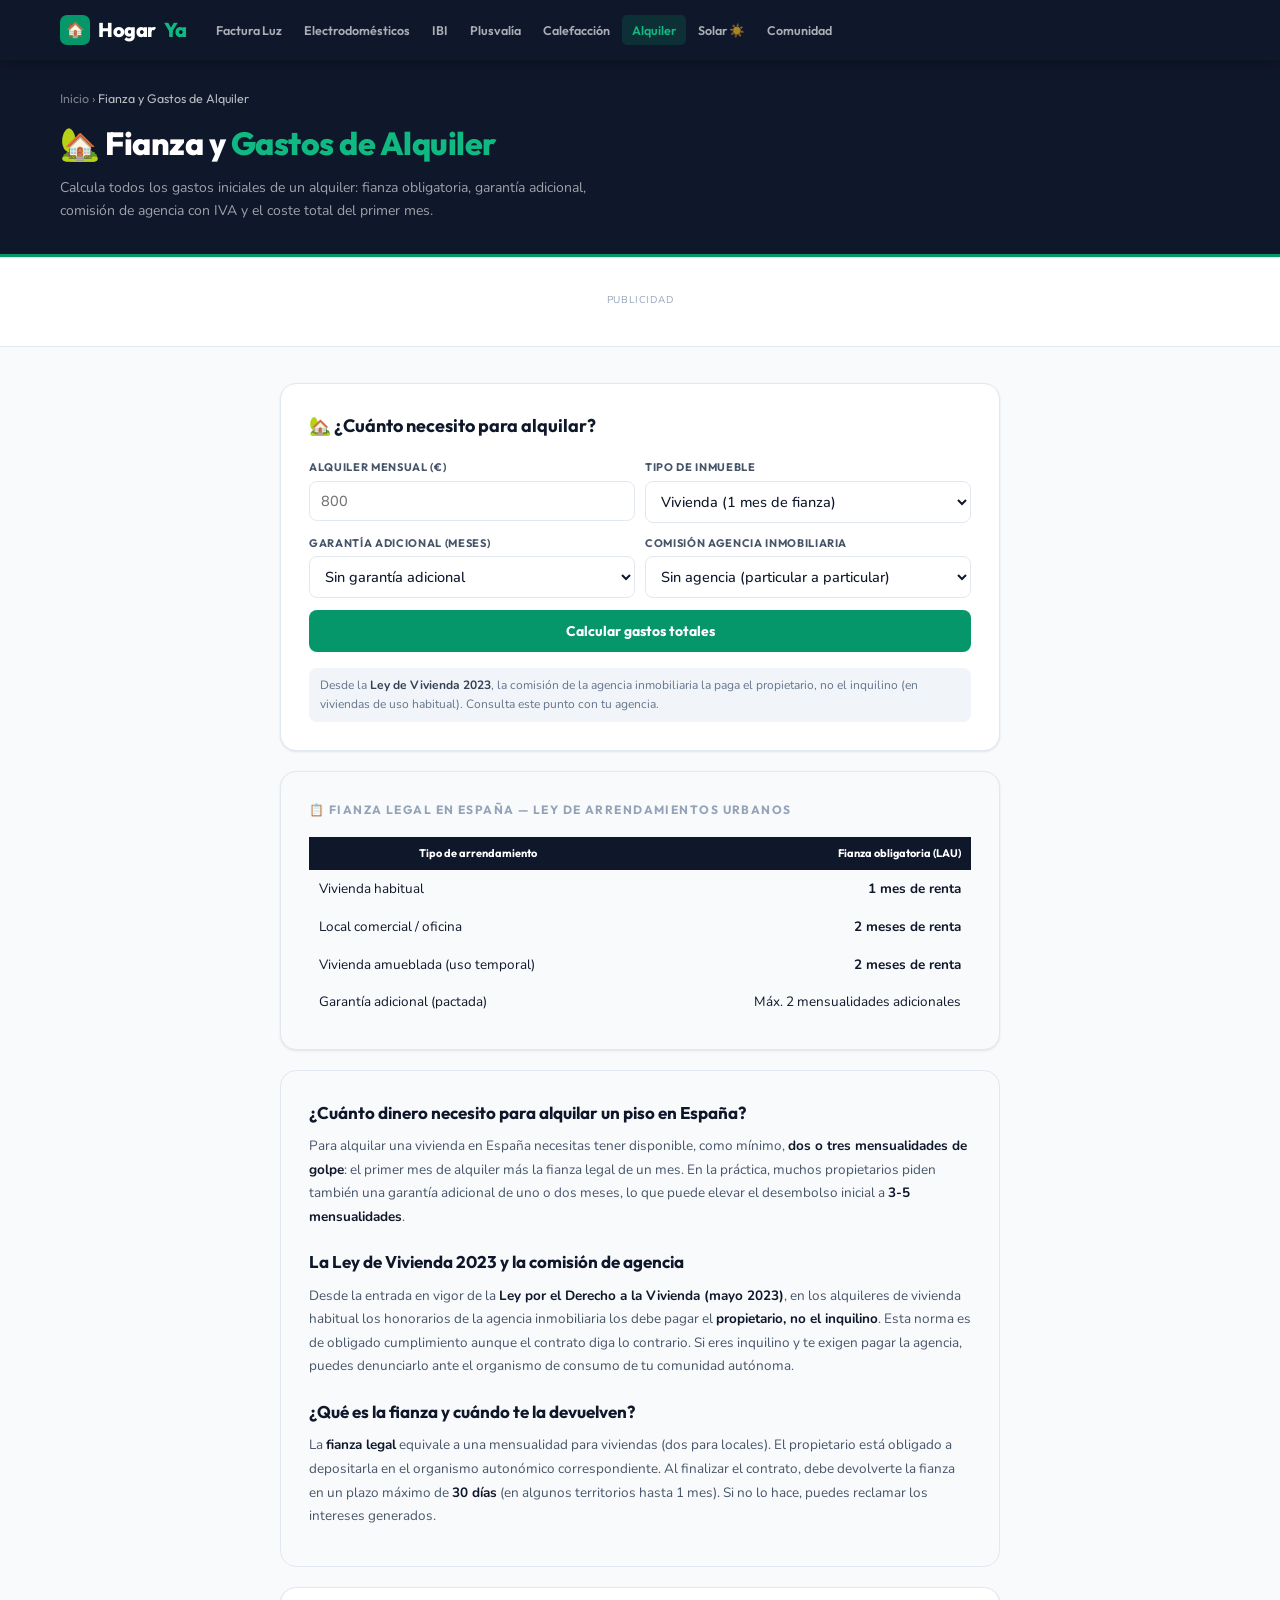
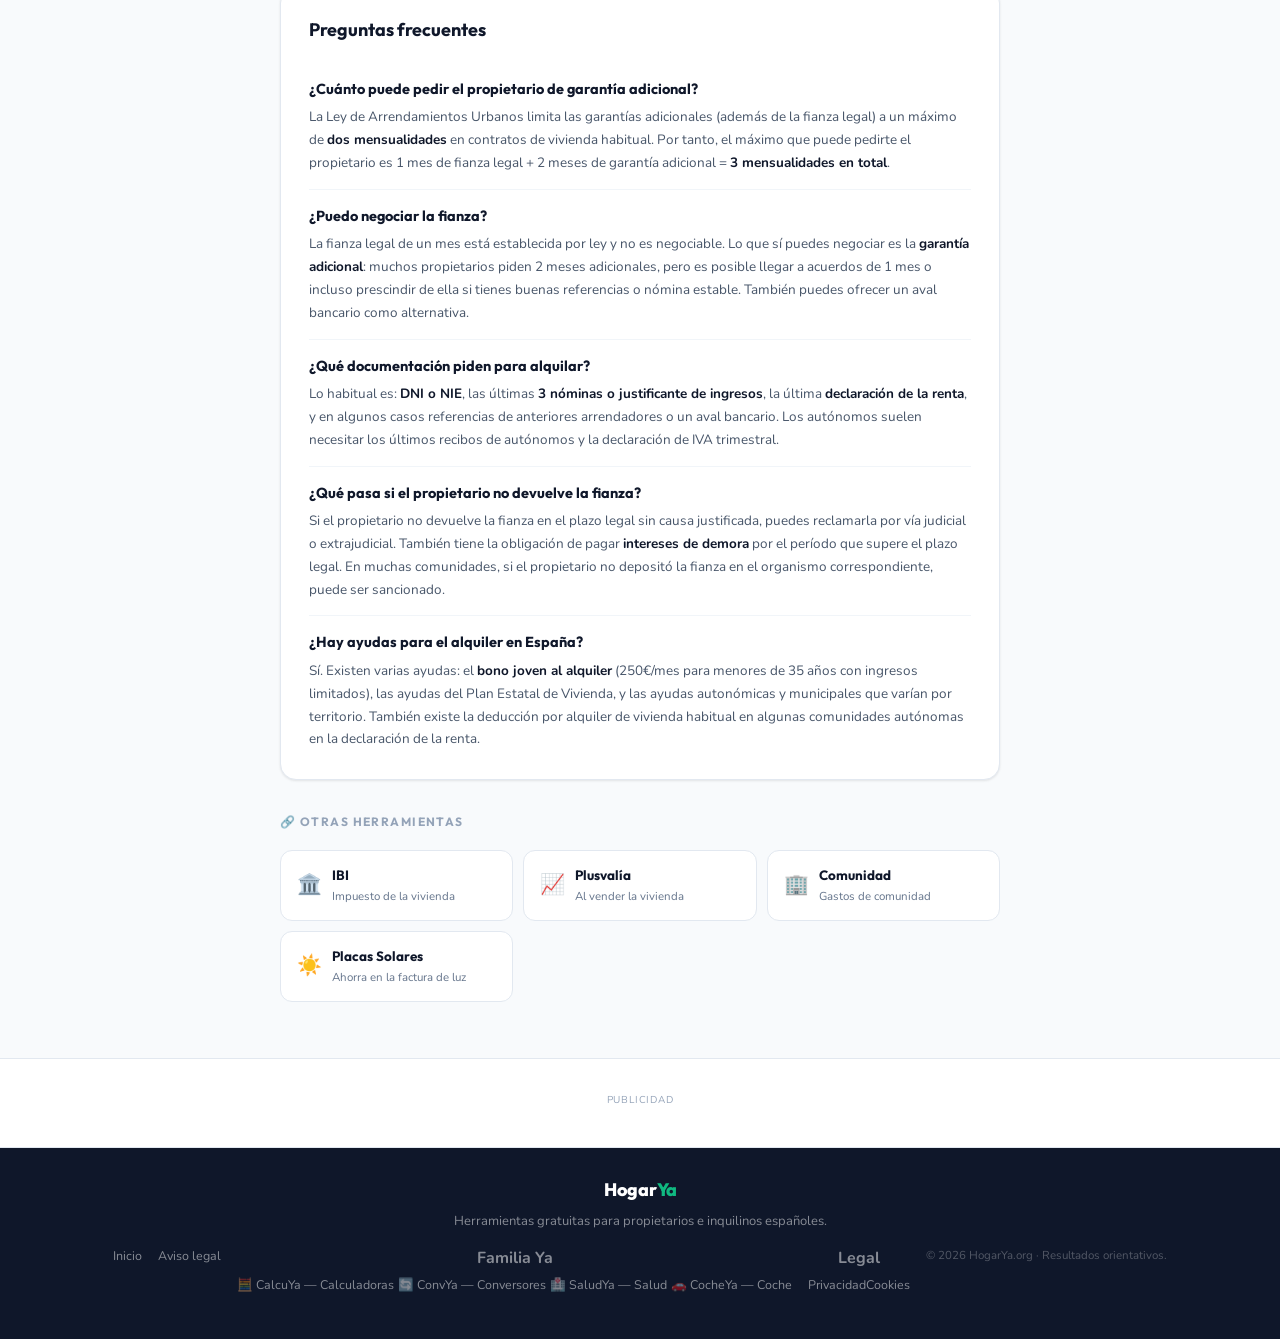
<file: fianza-alquiler.html>
<!DOCTYPE html>
<html lang="es">
<head>
<meta charset="UTF-8"><meta name="viewport" content="width=device-width,initial-scale=1.0">
<title>Calculadora Fianza y Gastos de Alquiler 2026 ▷ Todo lo que Pagas | HogarYa</title>
<meta name="description" content="Calcula la fianza legal, comisión de agencia, IVA y el total necesario para firmar un alquiler en España. Ley de Vivienda 2023 actualizada. Gratis.">
<link rel="canonical" href="https://hogarya.org/fianza-alquiler.html">
<meta name="robots" content="index,follow">
<script async src="https://www.googletagmanager.com/gtag/js?id=G-562QCH9C8W"></script>
<script>window.dataLayer=window.dataLayer||[];function gtag(){dataLayer.push(arguments)}gtag('js',new Date());gtag('config','G-562QCH9C8W');</script>
<script async src="https://pagead2.googlesyndication.com/pagead/js/adsbygoogle.js?client=ca-pub-XXXXXXXXXXXXXXXX" crossorigin="anonymous"></script>
<link rel="preconnect" href="https://fonts.googleapis.com"><link rel="preconnect" href="https://fonts.gstatic.com" crossorigin>
<link href="https://fonts.googleapis.com/css2?family=Outfit:wght@400;500;600;700;800&family=Nunito:wght@400;500;600;700&display=swap" rel="stylesheet">
<link rel="icon" type="image/svg+xml" href="/favicon.svg">
<link rel="stylesheet" href="/styles.css">
<script type="application/ld+json">{"@context": "https://schema.org", "@type": "FAQPage", "mainEntity": [{"@type": "Question", "name": "¿Cuánto puede pedir el propietario de garantía adicional?", "acceptedAnswer": {"@type": "Answer", "text": "La Ley de Arrendamientos Urbanos limita las garantías adicionales (además de la fianza legal) a un máximo de dos mensualidades en contratos de vivienda habitual. Por tanto, el máximo que puede pedirte el propietario es 1 mes de fianza legal + 2 meses de garantía adicional = 3 mensualidades en total."}}, {"@type": "Question", "name": "¿Puedo negociar la fianza?", "acceptedAnswer": {"@type": "Answer", "text": "La fianza legal de un mes está establecida por ley y no es negociable. Lo que sí puedes negociar es la garantía adicional: muchos propietarios piden 2 meses adicionales, pero es posible llegar a acuerdos de 1 mes o incluso prescindir de ella si tienes buenas referencias o nómina estable. También puedes ofrecer un aval bancario como alternativa."}}, {"@type": "Question", "name": "¿Qué documentación piden para alquilar?", "acceptedAnswer": {"@type": "Answer", "text": "Lo habitual es: DNI o NIE, las últimas 3 nóminas o justificante de ingresos, la última declaración de la renta, y en algunos casos referencias de anteriores arrendadores o un aval bancario. Los autónomos suelen necesitar los últimos recibos de autónomos y la declaración de IVA trimestral."}}, {"@type": "Question", "name": "¿Qué pasa si el propietario no devuelve la fianza?", "acceptedAnswer": {"@type": "Answer", "text": "Si el propietario no devuelve la fianza en el plazo legal sin causa justificada, puedes reclamarla por vía judicial o extrajudicial. También tiene la obligación de pagar intereses de demora por el período que supere el plazo legal. En muchas comunidades, si el propietario no depositó la fianza en el organismo correspondiente, puede ser sancionado."}}, {"@type": "Question", "name": "¿Hay ayudas para el alquiler en España?", "acceptedAnswer": {"@type": "Answer", "text": "Sí. Existen varias ayudas: el bono joven al alquiler (250€/mes para menores de 35 años con ingresos limitados), las ayudas del Plan Estatal de Vivienda, y las ayudas autonómicas y municipales que varían por territorio. También existe la deducción por alquiler de vivienda habitual en algunas comunidades autónomas en la declaración de la renta."}}]}</script>
<script type="application/ld+json">{"@context": "https://schema.org", "@type": "BreadcrumbList", "itemListElement": [{"@type": "ListItem", "position": 1, "name": "Inicio", "item": "https://hogarya.org/"}, {"@type": "ListItem", "position": 2, "name": "Calculadora Fianza y Gastos de Alquiler 2026", "item": "https://hogarya.org/fianza-alquiler.html"}]}</script>
</head><body><header class="hdr"><div class="hdr-in"><a href="/" class="logo"><div class="logo-ic">🏠</div>Hogar<span>Ya</span></a><nav class="mnav"><a href="/factura-luz.html" class="nb">Factura Luz</a><a href="/consumo-electrodomesticos.html" class="nb">Electrodomésticos</a><a href="/calculadora-ibi.html" class="nb">IBI</a><a href="/plusvalia-municipal.html" class="nb">Plusvalía</a><a href="/coste-calefaccion.html" class="nb">Calefacción</a><a href="/fianza-alquiler.html" class="nb on">Alquiler</a><a href="/panel-solar.html" class="nb">Solar ☀️</a><a href="/comunidad-propietarios.html" class="nb">Comunidad</a></nav></div></header><section class="hero-calc"><div style="max-width:1200px;margin:0 auto;padding:0 20px"><div class="breadcrumb"><a href="/">Inicio</a> › <span>Fianza y Gastos de Alquiler</span></div><h1>🏡 Fianza y <em>Gastos de Alquiler</em></h1><p>Calcula todos los gastos iniciales de un alquiler: fianza obligatoria, garantía adicional, comisión de agencia con IVA y el coste total del primer mes.</p></div></section><div class="adw"><span class="adlbl">Publicidad</span><ins class="adsbygoogle" style="display:block" data-ad-client="ca-pub-XXXXXXXXXXXXXXXX" data-ad-slot="1111111111" data-ad-format="horizontal" data-full-width-responsive="true"></ins><script>(adsbygoogle=window.adsbygoogle||[]).push({});</script></div><main class="mc-sm">
<div class="calc-box">
  <div class="calc-title">🏡 ¿Cuánto necesito para alquilar?</div>
  <div class="cform">
    <div class="frow">
      <div class="fg"><label class="flbl">Alquiler mensual (€)</label><input type="number" class="finp" id="al-mes" placeholder="800" min="100"></div>
      <div class="fg"><label class="flbl">Tipo de inmueble</label>
        <select class="fsel" id="al-tipo">
          <option value="1">Vivienda (1 mes de fianza)</option>
          <option value="2">Local / vivienda temporal (2 meses)</option>
        </select>
      </div>
    </div>
    <div class="frow">
      <div class="fg"><label class="flbl">Garantía adicional (meses)</label>
        <select class="fsel" id="al-garantia">
          <option value="0">Sin garantía adicional</option>
          <option value="1">1 mes adicional</option>
          <option value="2">2 meses adicionales</option>
        </select>
      </div>
      <div class="fg"><label class="flbl">Comisión agencia inmobiliaria</label>
        <select class="fsel" id="al-agencia">
          <option value="0">Sin agencia (particular a particular)</option>
          <option value="1">1 mes de alquiler + IVA 21%</option>
          <option value="0.5">Medio mes + IVA 21%</option>
        </select>
      </div>
    </div>
    <button class="btn-calc" onclick="calcAlq()">Calcular gastos totales</button>
  </div>
  <div id="result"></div>
  <p class="infon">Desde la <strong>Ley de Vivienda 2023</strong>, la comisión de la agencia inmobiliaria la paga el propietario, no el inquilino (en viviendas de uso habitual). Consulta este punto con tu agencia.</p>
</div>
<div class="calc-box" style="background:var(--g50)">
  <p class="stitle">📋 Fianza legal en España — Ley de Arrendamientos Urbanos</p>
  <table style="width:100%;border-collapse:collapse;font-size:13.5px">
    <thead><tr style="background:var(--navy)"><th style="color:white;padding:8px 10px;font-family:var(--fd);font-size:11px">Tipo de arrendamiento</th><th style="color:white;padding:8px 10px;font-family:var(--fd);font-size:11px;text-align:right">Fianza obligatoria (LAU)</th></tr></thead>
    <tbody>
      <tr><td style="padding:8px 10px">Vivienda habitual</td><td style="padding:8px 10px;text-align:right;font-weight:700">1 mes de renta</td></tr>
      <tr style="background:var(--g50)"><td style="padding:8px 10px">Local comercial / oficina</td><td style="padding:8px 10px;text-align:right;font-weight:700">2 meses de renta</td></tr>
      <tr><td style="padding:8px 10px">Vivienda amueblada (uso temporal)</td><td style="padding:8px 10px;text-align:right;font-weight:700">2 meses de renta</td></tr>
      <tr style="background:var(--g50)"><td style="padding:8px 10px">Garantía adicional (pactada)</td><td style="padding:8px 10px;text-align:right">Máx. 2 mensualidades adicionales</td></tr>
    </tbody>
  </table>
</div>

<div class="seo-content"><h2>¿Cuánto dinero necesito para alquilar un piso en España?</h2>
<p>Para alquilar una vivienda en España necesitas tener disponible, como mínimo, <strong>dos o tres mensualidades de golpe</strong>: el primer mes de alquiler más la fianza legal de un mes. En la práctica, muchos propietarios piden también una garantía adicional de uno o dos meses, lo que puede elevar el desembolso inicial a <strong>3-5 mensualidades</strong>.</p>
<h2>La Ley de Vivienda 2023 y la comisión de agencia</h2>
<p>Desde la entrada en vigor de la <strong>Ley por el Derecho a la Vivienda (mayo 2023)</strong>, en los alquileres de vivienda habitual los honorarios de la agencia inmobiliaria los debe pagar el <strong>propietario, no el inquilino</strong>. Esta norma es de obligado cumplimiento aunque el contrato diga lo contrario. Si eres inquilino y te exigen pagar la agencia, puedes denunciarlo ante el organismo de consumo de tu comunidad autónoma.</p>
<h2>¿Qué es la fianza y cuándo te la devuelven?</h2>
<p>La <strong>fianza legal</strong> equivale a una mensualidad para viviendas (dos para locales). El propietario está obligado a depositarla en el organismo autonómico correspondiente. Al finalizar el contrato, debe devolverte la fianza en un plazo máximo de <strong>30 días</strong> (en algunos territorios hasta 1 mes). Si no lo hace, puedes reclamar los intereses generados.</div>
<div class="faq-box"><h2>Preguntas frecuentes</h2><div class="faq-item"><div class="faq-q">¿Cuánto puede pedir el propietario de garantía adicional?</div><div class="faq-a">La Ley de Arrendamientos Urbanos limita las garantías adicionales (además de la fianza legal) a un máximo de <strong>dos mensualidades</strong> en contratos de vivienda habitual. Por tanto, el máximo que puede pedirte el propietario es 1 mes de fianza legal + 2 meses de garantía adicional = <strong>3 mensualidades en total</strong>.</div></div><div class="faq-item"><div class="faq-q">¿Puedo negociar la fianza?</div><div class="faq-a">La fianza legal de un mes está establecida por ley y no es negociable. Lo que sí puedes negociar es la <strong>garantía adicional</strong>: muchos propietarios piden 2 meses adicionales, pero es posible llegar a acuerdos de 1 mes o incluso prescindir de ella si tienes buenas referencias o nómina estable. También puedes ofrecer un aval bancario como alternativa.</div></div><div class="faq-item"><div class="faq-q">¿Qué documentación piden para alquilar?</div><div class="faq-a">Lo habitual es: <strong>DNI o NIE</strong>, las últimas <strong>3 nóminas o justificante de ingresos</strong>, la última <strong>declaración de la renta</strong>, y en algunos casos referencias de anteriores arrendadores o un aval bancario. Los autónomos suelen necesitar los últimos recibos de autónomos y la declaración de IVA trimestral.</div></div><div class="faq-item"><div class="faq-q">¿Qué pasa si el propietario no devuelve la fianza?</div><div class="faq-a">Si el propietario no devuelve la fianza en el plazo legal sin causa justificada, puedes reclamarla por vía judicial o extrajudicial. También tiene la obligación de pagar <strong>intereses de demora</strong> por el período que supere el plazo legal. En muchas comunidades, si el propietario no depositó la fianza en el organismo correspondiente, puede ser sancionado.</div></div><div class="faq-item"><div class="faq-q">¿Hay ayudas para el alquiler en España?</div><div class="faq-a">Sí. Existen varias ayudas: el <strong>bono joven al alquiler</strong> (250€/mes para menores de 35 años con ingresos limitados), las ayudas del Plan Estatal de Vivienda, y las ayudas autonómicas y municipales que varían por territorio. También existe la deducción por alquiler de vivienda habitual en algunas comunidades autónomas en la declaración de la renta.</div></div></div>
<div class="related"><p class="stitle">🔗 Otras herramientas</p><div class="related-grid"><a href="/calculadora-ibi.html" class="rel-card"><div class="rel-ic">🏛️</div><div><div class="rel-t">IBI</div><div class="rel-d">Impuesto de la vivienda</div></div></a><a href="/plusvalia-municipal.html" class="rel-card"><div class="rel-ic">📈</div><div><div class="rel-t">Plusvalía</div><div class="rel-d">Al vender la vivienda</div></div></a><a href="/comunidad-propietarios.html" class="rel-card"><div class="rel-ic">🏢</div><div><div class="rel-t">Comunidad</div><div class="rel-d">Gastos de comunidad</div></div></a><a href="/panel-solar.html" class="rel-card"><div class="rel-ic">☀️</div><div><div class="rel-t">Placas Solares</div><div class="rel-d">Ahorra en la factura de luz</div></div></a></div></div></main><div class="adw"><span class="adlbl">Publicidad</span><ins class="adsbygoogle" style="display:block" data-ad-client="ca-pub-XXXXXXXXXXXXXXXX" data-ad-slot="3333333333" data-ad-format="auto" data-full-width-responsive="true"></ins><script>(adsbygoogle=window.adsbygoogle||[]).push({});</script></div><footer class="ftr"><div class="ftr-in"><div class="flogo">Hogar<span>Ya</span></div><p class="fdesc">Herramientas gratuitas para propietarios e inquilinos españoles.</p><div class="flinks"><a href="/">Inicio</a><a href="/aviso-legal.html">Aviso legal</a>    <div class="footer-col"><h4>Familia Ya</h4>
        <a href="https://calcuya.org" target="_blank" rel="noopener">🧮 CalcuYa — Calculadoras</a>
        <a href="https://convya.org" target="_blank" rel="noopener">🔄 ConvYa — Conversores</a>
        <a href="https://saludya.org" target="_blank" rel="noopener">🏥 SaludYa — Salud</a>
        <a href="https://cocheya.org" target="_blank" rel="noopener">🚗 CocheYa — Coche</a>
      </div>
      <div class="footer-col"><h4>Legal</h4>
        <a href="/privacidad.html">Privacidad</a><a href="/cookies.html">Cookies</a></div><p class="fcopy">© 2026 HogarYa.org · Resultados orientativos.</p></div></footer></body></html><script>
function calcAlq(){
  var mes=parseFloat(document.getElementById('al-mes').value),tipo=parseFloat(document.getElementById('al-tipo').value),gar=parseFloat(document.getElementById('al-garantia').value),age=parseFloat(document.getElementById('al-agencia').value),el=document.getElementById('result');
  if(!mes){el.innerHTML='<p style="color:var(--red);font-size:13px;margin-top:8px">⚠️ Introduce el alquiler mensual</p>';return}
  var fianza=mes*tipo,garantia=mes*gar,agencia=mes*age*(1+0.21),total=mes+fianza+garantia+agencia;
  var html='<div class="res vis"><div class="rmain">'+total.toFixed(2)+' €</div><div class="rlbl">Desembolso inicial total para el alquiler</div><div class="rrows"><div class="rr"><span class="rk">Primer mes de alquiler</span><span class="rv">'+mes.toFixed(2)+' €</span></div><div class="rr"><span class="rk">Fianza legal ('+tipo+' mes'+(tipo>1?'es':'')+' × '+mes+'€)</span><span class="rv warn">'+fianza.toFixed(2)+' €</span></div>';
  if(gar>0)html+='<div class="rr"><span class="rk">Garantía adicional ('+gar+' mes'+(gar>1?'es':'')+' pactados)</span><span class="rv warn">'+garantia.toFixed(2)+' €</span></div>';
  if(age>0)html+='<div class="rr"><span class="rk">Comisión agencia ('+mes*(age)+'€ + IVA 21%)</span><span class="rv warn">'+agencia.toFixed(2)+' €</span></div>';
  html+='<div class="rr sep-r"><span class="rk" style="font-weight:700">TOTAL DESEMBOLSO INICIAL</span><span class="rv bad" style="font-size:16px">'+total.toFixed(2)+' €</span></div><div class="rr"><span class="rk">Equivale a</span><span class="rv">'+(total/mes).toFixed(1)+' mensualidades</span></div></div></div>';
  el.innerHTML=html;
}
</script>
</file>
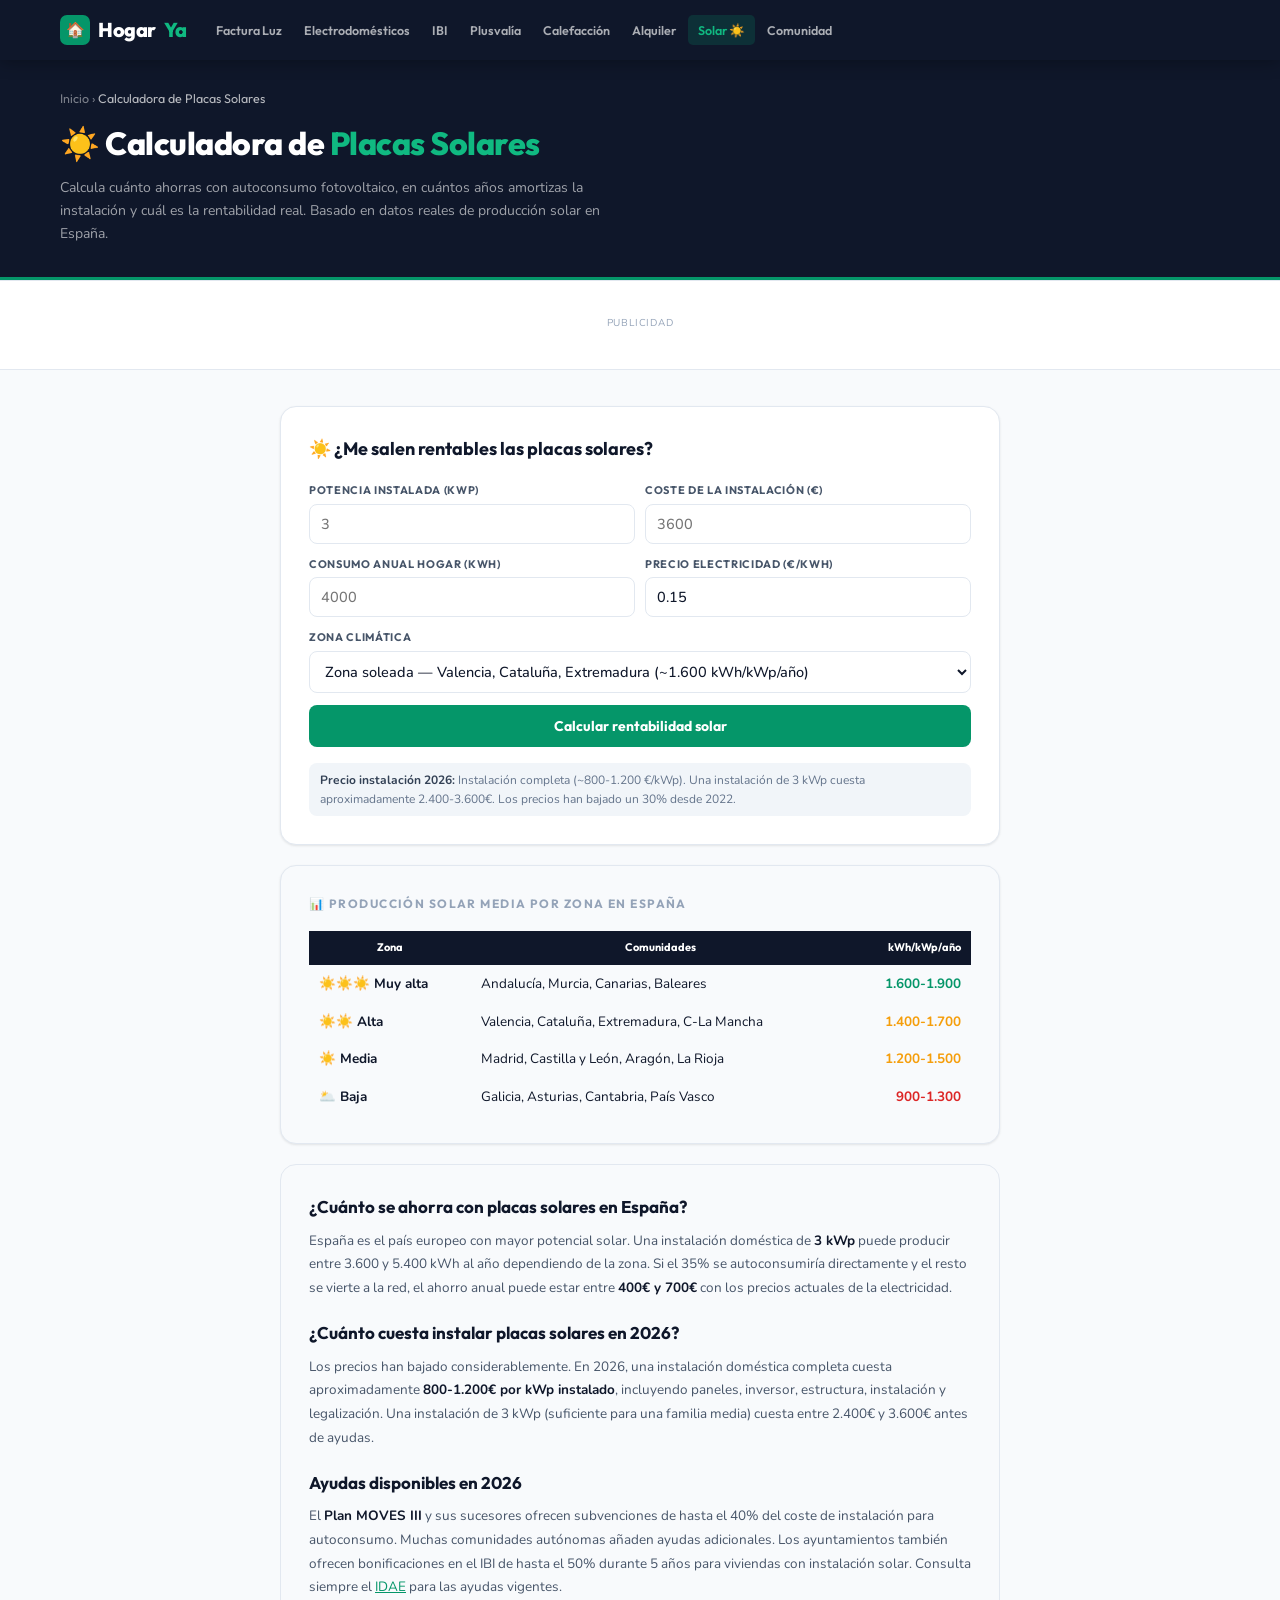
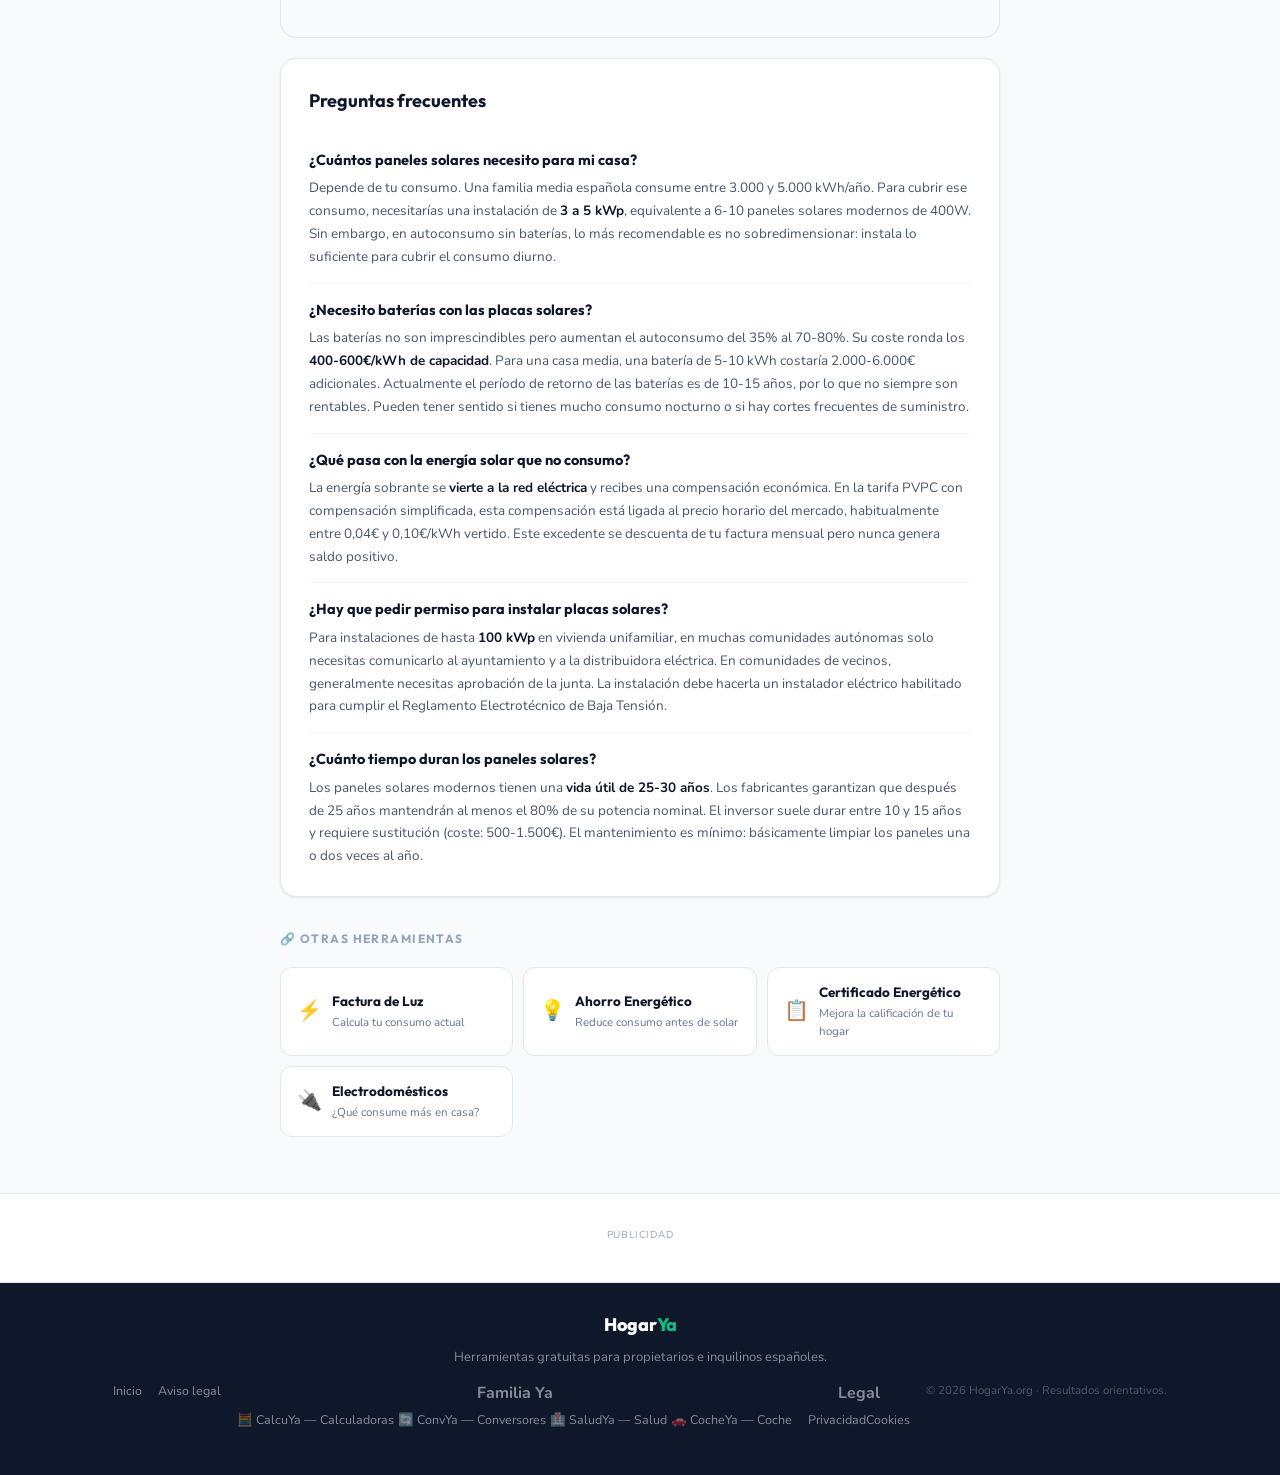
<file: panel-solar.html>
<!DOCTYPE html>
<html lang="es">
<head>
<meta charset="UTF-8"><meta name="viewport" content="width=device-width,initial-scale=1.0">
<title>Calculadora Placas Solares 2026 ▷ Ahorro y Amortización | HogarYa</title>
<meta name="description" content="Calcula el ahorro anual, el payback y la rentabilidad de instalar paneles solares en tu vivienda. Datos reales de producción por zona en España 2026.">
<link rel="canonical" href="https://hogarya.org/panel-solar.html">
<meta name="robots" content="index,follow">
<script async src="https://www.googletagmanager.com/gtag/js?id=G-562QCH9C8W"></script>
<script>window.dataLayer=window.dataLayer||[];function gtag(){dataLayer.push(arguments)}gtag('js',new Date());gtag('config','G-562QCH9C8W');</script>
<script async src="https://pagead2.googlesyndication.com/pagead/js/adsbygoogle.js?client=ca-pub-XXXXXXXXXXXXXXXX" crossorigin="anonymous"></script>
<link rel="preconnect" href="https://fonts.googleapis.com"><link rel="preconnect" href="https://fonts.gstatic.com" crossorigin>
<link href="https://fonts.googleapis.com/css2?family=Outfit:wght@400;500;600;700;800&family=Nunito:wght@400;500;600;700&display=swap" rel="stylesheet">
<link rel="icon" type="image/svg+xml" href="/favicon.svg">
<link rel="stylesheet" href="/styles.css">
<script type="application/ld+json">{"@context": "https://schema.org", "@type": "FAQPage", "mainEntity": [{"@type": "Question", "name": "¿Cuántos paneles solares necesito para mi casa?", "acceptedAnswer": {"@type": "Answer", "text": "Depende de tu consumo. Una familia media española consume entre 3.000 y 5.000 kWh/año. Para cubrir ese consumo, necesitarías una instalación de 3 a 5 kWp, equivalente a 6-10 paneles solares modernos de 400W. Sin embargo, en autoconsumo sin baterías, lo más recomendable es no sobredimensionar: instala lo suficiente para cubrir el consumo diurno."}}, {"@type": "Question", "name": "¿Necesito baterías con las placas solares?", "acceptedAnswer": {"@type": "Answer", "text": "Las baterías no son imprescindibles pero aumentan el autoconsumo del 35% al 70-80%. Su coste ronda los 400-600€/kWh de capacidad. Para una casa media, una batería de 5-10 kWh costaría 2.000-6.000€ adicionales. Actualmente el período de retorno de las baterías es de 10-15 años, por lo que no siempre son rentables. Pueden tener sentido si tienes mucho consumo nocturno o si hay cortes frecuentes de suministro."}}, {"@type": "Question", "name": "¿Qué pasa con la energía solar que no consumo?", "acceptedAnswer": {"@type": "Answer", "text": "La energía sobrante se vierte a la red eléctrica y recibes una compensación económica. En la tarifa PVPC con compensación simplificada, esta compensación está ligada al precio horario del mercado, habitualmente entre 0,04€ y 0,10€/kWh vertido. Este excedente se descuenta de tu factura mensual pero nunca genera saldo positivo."}}, {"@type": "Question", "name": "¿Hay que pedir permiso para instalar placas solares?", "acceptedAnswer": {"@type": "Answer", "text": "Para instalaciones de hasta 100 kWp en vivienda unifamiliar, en muchas comunidades autónomas solo necesitas comunicarlo al ayuntamiento y a la distribuidora eléctrica. En comunidades de vecinos, generalmente necesitas aprobación de la junta. La instalación debe hacerla un instalador eléctrico habilitado para cumplir el Reglamento Electrotécnico de Baja Tensión."}}, {"@type": "Question", "name": "¿Cuánto tiempo duran los paneles solares?", "acceptedAnswer": {"@type": "Answer", "text": "Los paneles solares modernos tienen una vida útil de 25-30 años. Los fabricantes garantizan que después de 25 años mantendrán al menos el 80% de su potencia nominal. El inversor suele durar entre 10 y 15 años y requiere sustitución (coste: 500-1.500€). El mantenimiento es mínimo: básicamente limpiar los paneles una o dos veces al año."}}]}</script>
<script type="application/ld+json">{"@context": "https://schema.org", "@type": "BreadcrumbList", "itemListElement": [{"@type": "ListItem", "position": 1, "name": "Inicio", "item": "https://hogarya.org/"}, {"@type": "ListItem", "position": 2, "name": "Calculadora Placas Solares 2026", "item": "https://hogarya.org/panel-solar.html"}]}</script>
</head><body><header class="hdr"><div class="hdr-in"><a href="/" class="logo"><div class="logo-ic">🏠</div>Hogar<span>Ya</span></a><nav class="mnav"><a href="/factura-luz.html" class="nb">Factura Luz</a><a href="/consumo-electrodomesticos.html" class="nb">Electrodomésticos</a><a href="/calculadora-ibi.html" class="nb">IBI</a><a href="/plusvalia-municipal.html" class="nb">Plusvalía</a><a href="/coste-calefaccion.html" class="nb">Calefacción</a><a href="/fianza-alquiler.html" class="nb">Alquiler</a><a href="/panel-solar.html" class="nb on">Solar ☀️</a><a href="/comunidad-propietarios.html" class="nb">Comunidad</a></nav></div></header><section class="hero-calc"><div style="max-width:1200px;margin:0 auto;padding:0 20px"><div class="breadcrumb"><a href="/">Inicio</a> › <span>Calculadora de Placas Solares</span></div><h1>☀️ Calculadora de <em>Placas Solares</em></h1><p>Calcula cuánto ahorras con autoconsumo fotovoltaico, en cuántos años amortizas la instalación y cuál es la rentabilidad real. Basado en datos reales de producción solar en España.</p></div></section><div class="adw"><span class="adlbl">Publicidad</span><ins class="adsbygoogle" style="display:block" data-ad-client="ca-pub-XXXXXXXXXXXXXXXX" data-ad-slot="1111111111" data-ad-format="horizontal" data-full-width-responsive="true"></ins><script>(adsbygoogle=window.adsbygoogle||[]).push({});</script></div><main class="mc-sm">
<div class="calc-box">
  <div class="calc-title">☀️ ¿Me salen rentables las placas solares?</div>
  <div class="cform">
    <div class="frow">
      <div class="fg"><label class="flbl">Potencia instalada (kWp)</label><input type="number" class="finp" id="sol-kwp" placeholder="3" step="0.5" min="1" max="30"></div>
      <div class="fg"><label class="flbl">Coste de la instalación (€)</label><input type="number" class="finp" id="sol-coste" placeholder="3600" min="500"></div>
    </div>
    <div class="frow">
      <div class="fg"><label class="flbl">Consumo anual hogar (kWh)</label><input type="number" class="finp" id="sol-consumo" placeholder="4000" min="500"></div>
      <div class="fg"><label class="flbl">Precio electricidad (€/kWh)</label><input type="number" class="finp" id="sol-precio" placeholder="0.15" step="0.01" min="0.05" value="0.15"></div>
    </div>
    <div class="fg"><label class="flbl">Zona climática</label>
      <select class="fsel" id="sol-zona">
        <option value="1800">Zona muy soleada — Andalucía, Murcia, Canarias (~1.800 kWh/kWp/año)</option>
        <option value="1600" selected>Zona soleada — Valencia, Cataluña, Extremadura (~1.600 kWh/kWp/año)</option>
        <option value="1400">Zona media — Madrid, Castilla, Aragón (~1.400 kWh/kWp/año)</option>
        <option value="1200">Zona menos soleada — Norte, Galicia, Asturias (~1.200 kWh/kWp/año)</option>
      </select>
    </div>
    <button class="btn-calc" onclick="calcSolar()">Calcular rentabilidad solar</button>
  </div>
  <div id="result"></div>
  <p class="infon"><strong>Precio instalación 2026:</strong> Instalación completa (~800-1.200 €/kWp). Una instalación de 3 kWp cuesta aproximadamente 2.400-3.600€. Los precios han bajado un 30% desde 2022.</p>
</div>
<div class="calc-box" style="background:var(--g50)">
  <p class="stitle">📊 Producción solar media por zona en España</p>
  <table style="width:100%;border-collapse:collapse;font-size:13.5px">
    <thead><tr style="background:var(--navy)"><th style="color:white;padding:8px 10px;font-family:var(--fd);font-size:11px">Zona</th><th style="color:white;padding:8px 10px;font-family:var(--fd);font-size:11px">Comunidades</th><th style="color:white;padding:8px 10px;font-family:var(--fd);font-size:11px;text-align:right">kWh/kWp/año</th></tr></thead>
    <tbody>
      <tr><td style="padding:8px 10px;font-weight:700">☀️☀️☀️ Muy alta</td><td style="padding:8px 10px">Andalucía, Murcia, Canarias, Baleares</td><td style="padding:8px 10px;text-align:right;color:var(--green);font-weight:700">1.600-1.900</td></tr>
      <tr style="background:var(--g50)"><td style="padding:8px 10px;font-weight:700">☀️☀️ Alta</td><td style="padding:8px 10px">Valencia, Cataluña, Extremadura, C-La Mancha</td><td style="padding:8px 10px;text-align:right;color:var(--amber);font-weight:700">1.400-1.700</td></tr>
      <tr><td style="padding:8px 10px;font-weight:700">☀️ Media</td><td style="padding:8px 10px">Madrid, Castilla y León, Aragón, La Rioja</td><td style="padding:8px 10px;text-align:right;color:var(--amber);font-weight:700">1.200-1.500</td></tr>
      <tr style="background:var(--g50)"><td style="padding:8px 10px;font-weight:700">🌥️ Baja</td><td style="padding:8px 10px">Galicia, Asturias, Cantabria, País Vasco</td><td style="padding:8px 10px;text-align:right;color:var(--red);font-weight:700">900-1.300</td></tr>
    </tbody>
  </table>
</div>

<div class="seo-content"><h2>¿Cuánto se ahorra con placas solares en España?</h2>
<p>España es el país europeo con mayor potencial solar. Una instalación doméstica de <strong>3 kWp</strong> puede producir entre 3.600 y 5.400 kWh al año dependiendo de la zona. Si el 35% se autoconsumiría directamente y el resto se vierte a la red, el ahorro anual puede estar entre <strong>400€ y 700€</strong> con los precios actuales de la electricidad.</p>
<h2>¿Cuánto cuesta instalar placas solares en 2026?</h2>
<p>Los precios han bajado considerablemente. En 2026, una instalación doméstica completa cuesta aproximadamente <strong>800-1.200€ por kWp instalado</strong>, incluyendo paneles, inversor, estructura, instalación y legalización. Una instalación de 3 kWp (suficiente para una familia media) cuesta entre 2.400€ y 3.600€ antes de ayudas.</p>
<h2>Ayudas disponibles en 2026</h2>
<p>El <strong>Plan MOVES III</strong> y sus sucesores ofrecen subvenciones de hasta el 40% del coste de instalación para autoconsumo. Muchas comunidades autónomas añaden ayudas adicionales. Los ayuntamientos también ofrecen bonificaciones en el IBI de hasta el 50% durante 5 años para viviendas con instalación solar. Consulta siempre el <a href="https://www.idae.es" target="_blank">IDAE</a> para las ayudas vigentes.</div>
<div class="faq-box"><h2>Preguntas frecuentes</h2><div class="faq-item"><div class="faq-q">¿Cuántos paneles solares necesito para mi casa?</div><div class="faq-a">Depende de tu consumo. Una familia media española consume entre 3.000 y 5.000 kWh/año. Para cubrir ese consumo, necesitarías una instalación de <strong>3 a 5 kWp</strong>, equivalente a 6-10 paneles solares modernos de 400W. Sin embargo, en autoconsumo sin baterías, lo más recomendable es no sobredimensionar: instala lo suficiente para cubrir el consumo diurno.</div></div><div class="faq-item"><div class="faq-q">¿Necesito baterías con las placas solares?</div><div class="faq-a">Las baterías no son imprescindibles pero aumentan el autoconsumo del 35% al 70-80%. Su coste ronda los <strong>400-600€/kWh de capacidad</strong>. Para una casa media, una batería de 5-10 kWh costaría 2.000-6.000€ adicionales. Actualmente el período de retorno de las baterías es de 10-15 años, por lo que no siempre son rentables. Pueden tener sentido si tienes mucho consumo nocturno o si hay cortes frecuentes de suministro.</div></div><div class="faq-item"><div class="faq-q">¿Qué pasa con la energía solar que no consumo?</div><div class="faq-a">La energía sobrante se <strong>vierte a la red eléctrica</strong> y recibes una compensación económica. En la tarifa PVPC con compensación simplificada, esta compensación está ligada al precio horario del mercado, habitualmente entre 0,04€ y 0,10€/kWh vertido. Este excedente se descuenta de tu factura mensual pero nunca genera saldo positivo.</div></div><div class="faq-item"><div class="faq-q">¿Hay que pedir permiso para instalar placas solares?</div><div class="faq-a">Para instalaciones de hasta <strong>100 kWp</strong> en vivienda unifamiliar, en muchas comunidades autónomas solo necesitas comunicarlo al ayuntamiento y a la distribuidora eléctrica. En comunidades de vecinos, generalmente necesitas aprobación de la junta. La instalación debe hacerla un instalador eléctrico habilitado para cumplir el Reglamento Electrotécnico de Baja Tensión.</div></div><div class="faq-item"><div class="faq-q">¿Cuánto tiempo duran los paneles solares?</div><div class="faq-a">Los paneles solares modernos tienen una <strong>vida útil de 25-30 años</strong>. Los fabricantes garantizan que después de 25 años mantendrán al menos el 80% de su potencia nominal. El inversor suele durar entre 10 y 15 años y requiere sustitución (coste: 500-1.500€). El mantenimiento es mínimo: básicamente limpiar los paneles una o dos veces al año.</div></div></div>
<div class="related"><p class="stitle">🔗 Otras herramientas</p><div class="related-grid"><a href="/factura-luz.html" class="rel-card"><div class="rel-ic">⚡</div><div><div class="rel-t">Factura de Luz</div><div class="rel-d">Calcula tu consumo actual</div></div></a><a href="/ahorro-energia.html" class="rel-card"><div class="rel-ic">💡</div><div><div class="rel-t">Ahorro Energético</div><div class="rel-d">Reduce consumo antes de solar</div></div></a><a href="/certificado-energetico.html" class="rel-card"><div class="rel-ic">📋</div><div><div class="rel-t">Certificado Energético</div><div class="rel-d">Mejora la calificación de tu hogar</div></div></a><a href="/consumo-electrodomesticos.html" class="rel-card"><div class="rel-ic">🔌</div><div><div class="rel-t">Electrodomésticos</div><div class="rel-d">¿Qué consume más en casa?</div></div></a></div></div></main><div class="adw"><span class="adlbl">Publicidad</span><ins class="adsbygoogle" style="display:block" data-ad-client="ca-pub-XXXXXXXXXXXXXXXX" data-ad-slot="3333333333" data-ad-format="auto" data-full-width-responsive="true"></ins><script>(adsbygoogle=window.adsbygoogle||[]).push({});</script></div><footer class="ftr"><div class="ftr-in"><div class="flogo">Hogar<span>Ya</span></div><p class="fdesc">Herramientas gratuitas para propietarios e inquilinos españoles.</p><div class="flinks"><a href="/">Inicio</a><a href="/aviso-legal.html">Aviso legal</a>    <div class="footer-col"><h4>Familia Ya</h4>
        <a href="https://calcuya.org" target="_blank" rel="noopener">🧮 CalcuYa — Calculadoras</a>
        <a href="https://convya.org" target="_blank" rel="noopener">🔄 ConvYa — Conversores</a>
        <a href="https://saludya.org" target="_blank" rel="noopener">🏥 SaludYa — Salud</a>
        <a href="https://cocheya.org" target="_blank" rel="noopener">🚗 CocheYa — Coche</a>
      </div>
      <div class="footer-col"><h4>Legal</h4>
        <a href="/privacidad.html">Privacidad</a><a href="/cookies.html">Cookies</a></div><p class="fcopy">© 2026 HogarYa.org · Resultados orientativos.</p></div></footer></body></html><script>
function calcSolar(){
  var kwp=parseFloat(document.getElementById('sol-kwp').value),coste=parseFloat(document.getElementById('sol-coste').value),consumo=parseFloat(document.getElementById('sol-consumo').value),precio=parseFloat(document.getElementById('sol-precio').value)||0.15,zona=parseFloat(document.getElementById('sol-zona').value),el=document.getElementById('result');
  if(!kwp||!coste||!consumo){el.innerHTML='<p style="color:var(--red);font-size:13px;margin-top:8px">⚠️ Completa todos los campos</p>';return}
  var produccion=kwp*zona;
  var autoconsumo=Math.min(produccion*0.35,consumo);
  var excedente=produccion-autoconsumo;
  var ahorroAutoconsumo=autoconsumo*precio;
  var ahorroExcedente=excedente*0.06;
  var ahorroTotal=ahorroAutoconsumo+ahorroExcedente;
  var payback=coste/ahorroTotal;
  var rentabilidad=((ahorroTotal/coste)*100);
  var ahorro25=ahorroTotal*25-coste;
  var paybackCls=payback<8?'good':payback<12?'warn':'bad';
  el.innerHTML='<div class="res vis"><div class="rmain">'+ahorroTotal.toFixed(0)+' €/año</div><div class="rlbl">Ahorro anual estimado con '+kwp+' kWp instalados</div><div class="rrows"><div class="rr"><span class="rk">Producción anual estimada</span><span class="rv">'+produccion.toFixed(0)+' kWh</span></div><div class="rr"><span class="rk">Autoconsumo estimado (35%)</span><span class="rv">'+autoconsumo.toFixed(0)+' kWh</span></div><div class="rr"><span class="rk">Ahorro por autoconsumo</span><span class="rv good">'+ahorroAutoconsumo.toFixed(0)+' €/año</span></div><div class="rr"><span class="rk">Compensación excedente (~0.06€/kWh)</span><span class="rv">'+ahorroExcedente.toFixed(0)+' €/año</span></div><div class="rr"><span class="rk">Ahorro total anual</span><span class="rv good">'+ahorroTotal.toFixed(0)+' €/año</span></div><div class="rr sep-r"><span class="rk" style="font-weight:700">Período de amortización</span><span class="rv '+paybackCls+'" style="font-size:16px">'+payback.toFixed(1)+' años</span></div><div class="rr"><span class="rk">Rentabilidad anual</span><span class="rv good">'+rentabilidad.toFixed(1)+'%</span></div><div class="rr"><span class="rk">Beneficio neto a 25 años</span><span class="rv good">'+ahorro25.toFixed(0)+' €</span></div></div></div>'+(payback<10?'<div class="notice green" style="margin-top:8px">✅ Buena rentabilidad. Con los precios actuales de la luz, la instalación se amortiza en menos de 10 años.</div>':'<div class="notice amber" style="margin-top:8px">⚠️ La rentabilidad dependerá de la evolución del precio de la electricidad. Considera ampliar el autoconsumo con batería de almacenamiento.</div>');
}
</script>
</file>
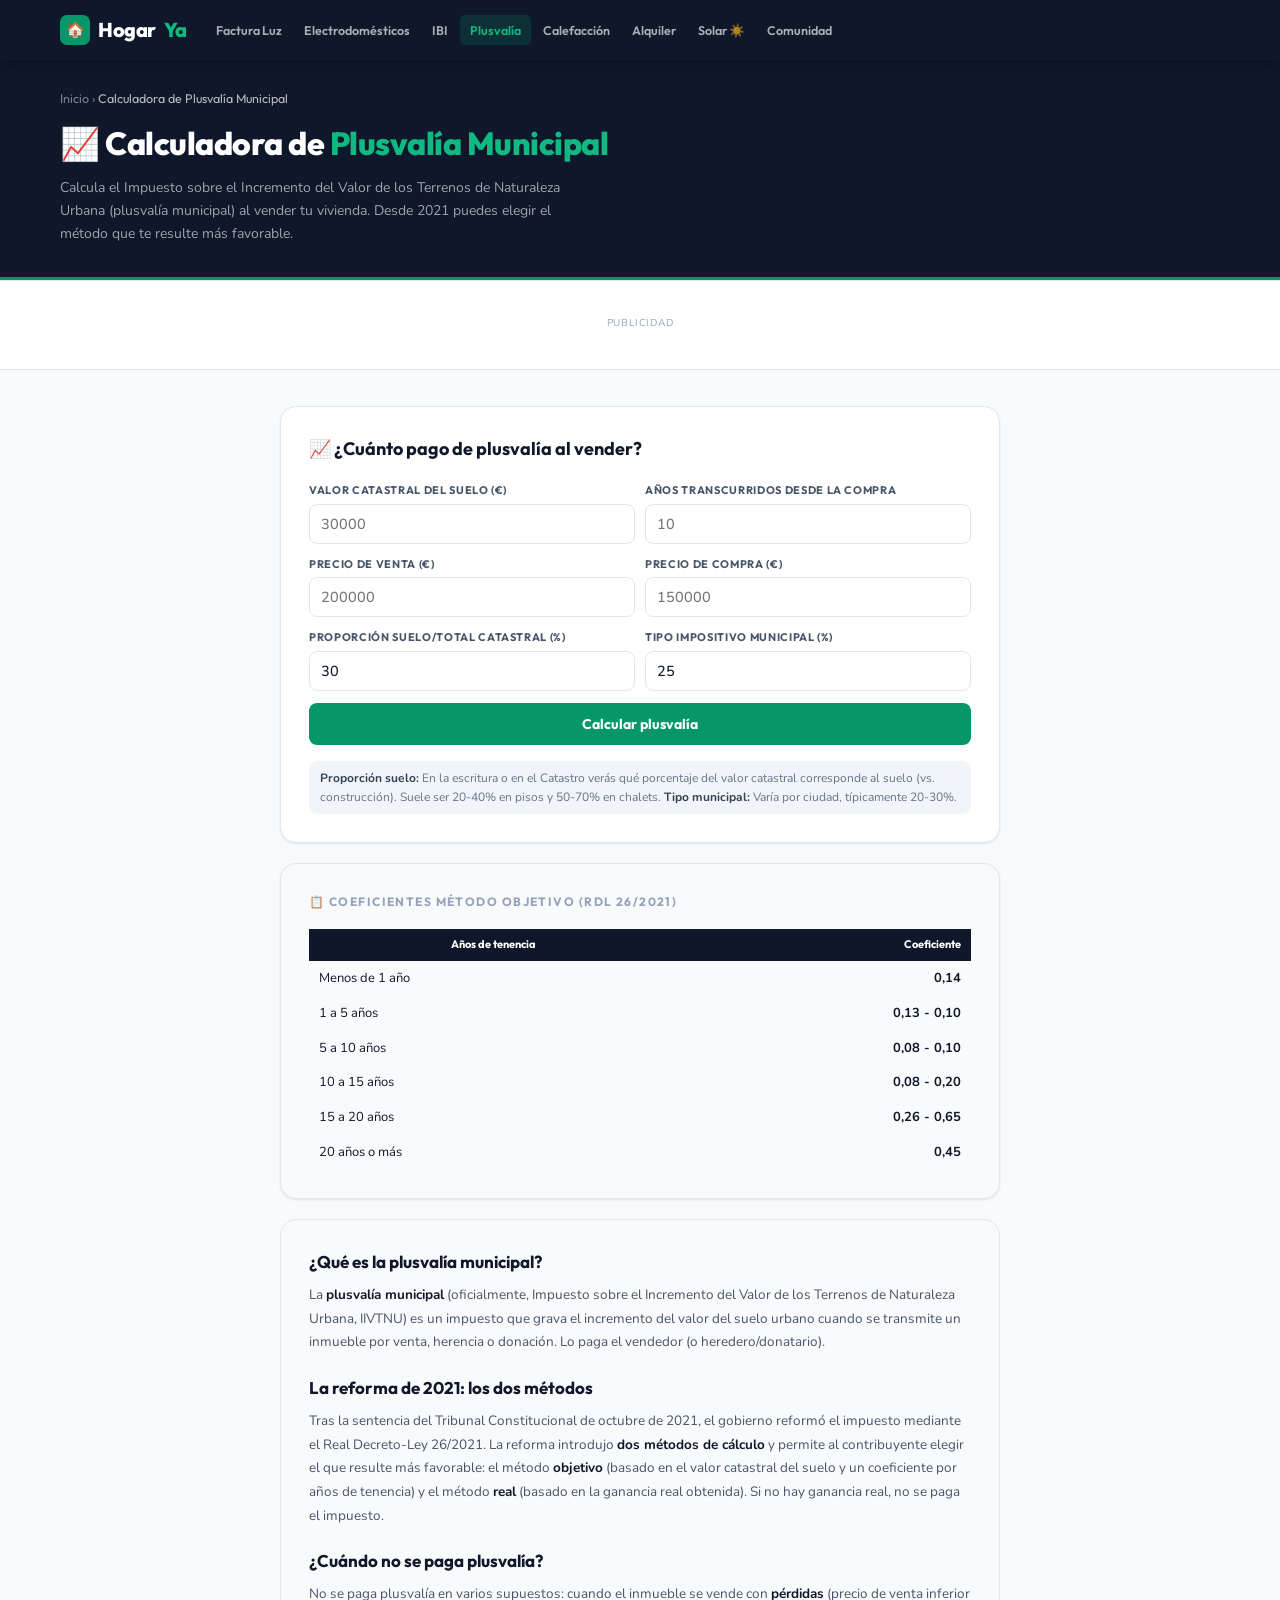
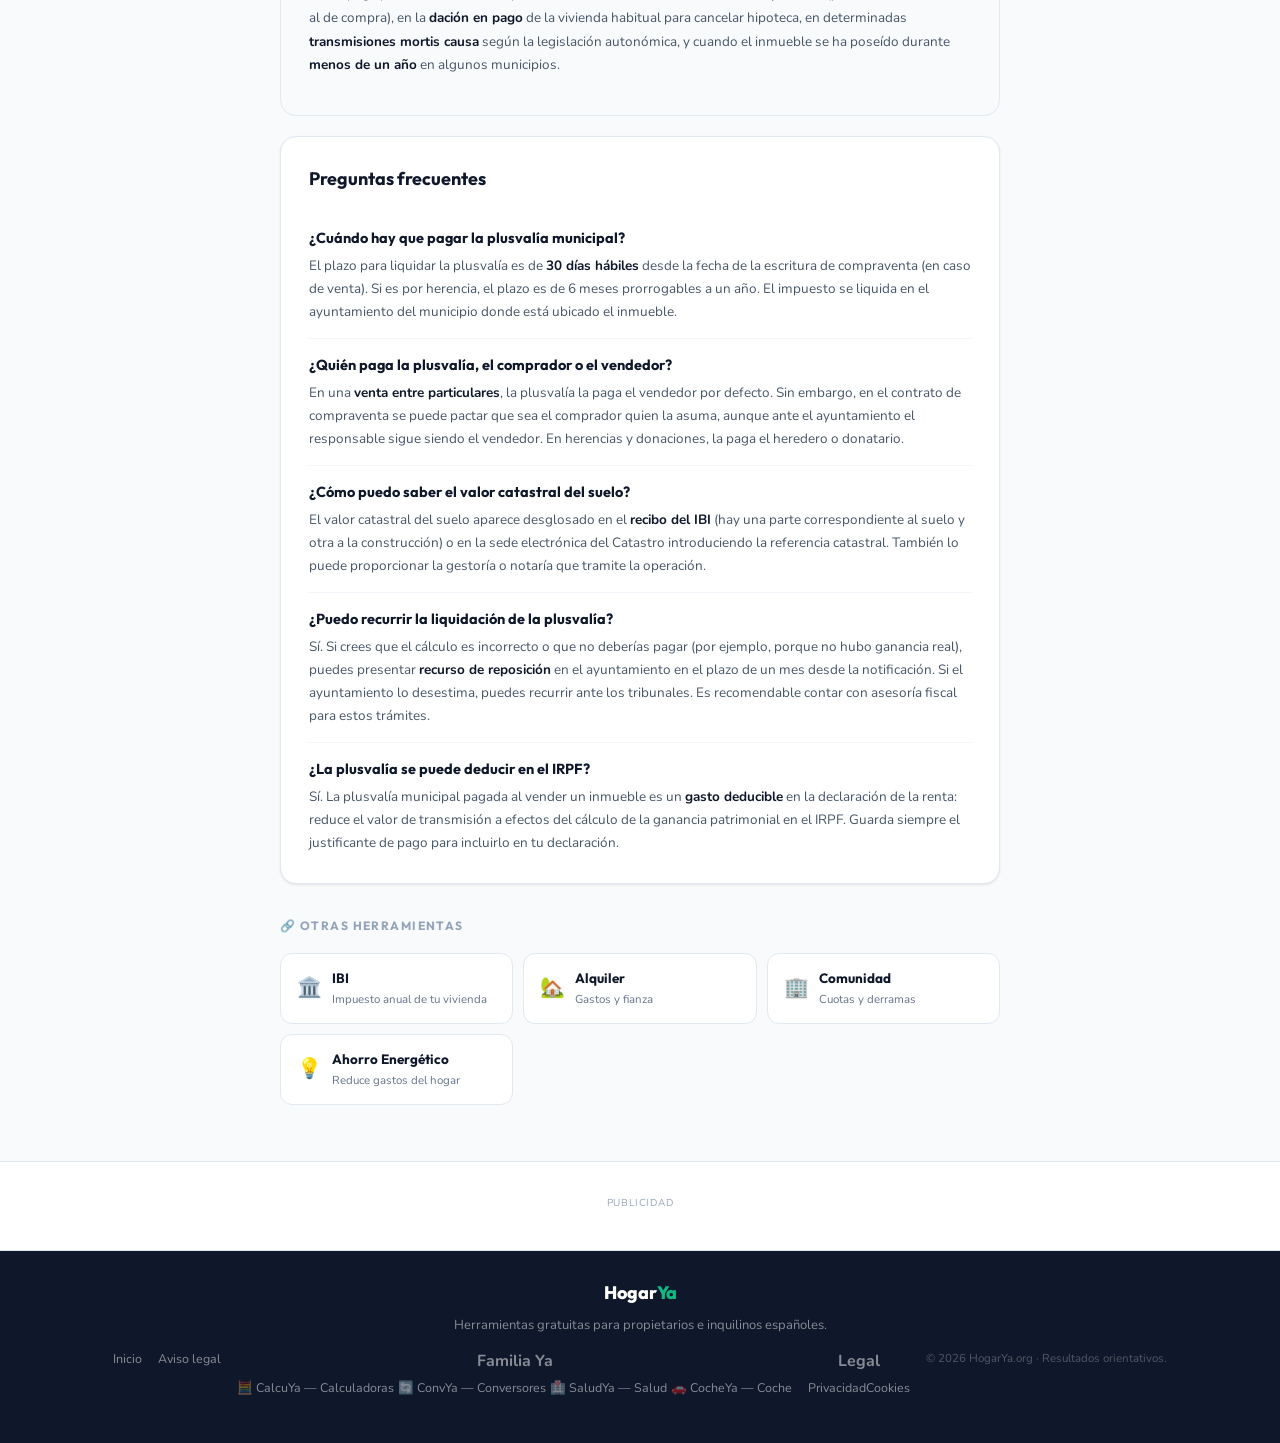
<file: plusvalia-municipal.html>
<!DOCTYPE html>
<html lang="es">
<head>
<meta charset="UTF-8"><meta name="viewport" content="width=device-width,initial-scale=1.0">
<title>Calculadora Plusvalía Municipal 2026 ▷ Venta de Vivienda | HogarYa</title>
<meta name="description" content="Calcula la plusvalía municipal al vender tu piso con los dos métodos (objetivo y real) desde la sentencia del TC de 2021. Actualizado 2026. Gratis.">
<link rel="canonical" href="https://hogarya.org/plusvalia-municipal.html">
<meta name="robots" content="index,follow">
<script async src="https://www.googletagmanager.com/gtag/js?id=G-562QCH9C8W"></script>
<script>window.dataLayer=window.dataLayer||[];function gtag(){dataLayer.push(arguments)}gtag('js',new Date());gtag('config','G-562QCH9C8W');</script>
<script async src="https://pagead2.googlesyndication.com/pagead/js/adsbygoogle.js?client=ca-pub-XXXXXXXXXXXXXXXX" crossorigin="anonymous"></script>
<link rel="preconnect" href="https://fonts.googleapis.com"><link rel="preconnect" href="https://fonts.gstatic.com" crossorigin>
<link href="https://fonts.googleapis.com/css2?family=Outfit:wght@400;500;600;700;800&family=Nunito:wght@400;500;600;700&display=swap" rel="stylesheet">
<link rel="icon" type="image/svg+xml" href="/favicon.svg">
<link rel="stylesheet" href="/styles.css">
<script type="application/ld+json">{"@context": "https://schema.org", "@type": "FAQPage", "mainEntity": [{"@type": "Question", "name": "¿Cuándo hay que pagar la plusvalía municipal?", "acceptedAnswer": {"@type": "Answer", "text": "El plazo para liquidar la plusvalía es de 30 días hábiles desde la fecha de la escritura de compraventa (en caso de venta). Si es por herencia, el plazo es de 6 meses prorrogables a un año. El impuesto se liquida en el ayuntamiento del municipio donde está ubicado el inmueble."}}, {"@type": "Question", "name": "¿Quién paga la plusvalía, el comprador o el vendedor?", "acceptedAnswer": {"@type": "Answer", "text": "En una venta entre particulares, la plusvalía la paga el vendedor por defecto. Sin embargo, en el contrato de compraventa se puede pactar que sea el comprador quien la asuma, aunque ante el ayuntamiento el responsable sigue siendo el vendedor. En herencias y donaciones, la paga el heredero o donatario."}}, {"@type": "Question", "name": "¿Cómo puedo saber el valor catastral del suelo?", "acceptedAnswer": {"@type": "Answer", "text": "El valor catastral del suelo aparece desglosado en el recibo del IBI (hay una parte correspondiente al suelo y otra a la construcción) o en la sede electrónica del Catastro introduciendo la referencia catastral. También lo puede proporcionar la gestoría o notaría que tramite la operación."}}, {"@type": "Question", "name": "¿Puedo recurrir la liquidación de la plusvalía?", "acceptedAnswer": {"@type": "Answer", "text": "Sí. Si crees que el cálculo es incorrecto o que no deberías pagar (por ejemplo, porque no hubo ganancia real), puedes presentar recurso de reposición en el ayuntamiento en el plazo de un mes desde la notificación. Si el ayuntamiento lo desestima, puedes recurrir ante los tribunales. Es recomendable contar con asesoría fiscal para estos trámites."}}, {"@type": "Question", "name": "¿La plusvalía se puede deducir en el IRPF?", "acceptedAnswer": {"@type": "Answer", "text": "Sí. La plusvalía municipal pagada al vender un inmueble es un gasto deducible en la declaración de la renta: reduce el valor de transmisión a efectos del cálculo de la ganancia patrimonial en el IRPF. Guarda siempre el justificante de pago para incluirlo en tu declaración."}}]}</script>
<script type="application/ld+json">{"@context": "https://schema.org", "@type": "BreadcrumbList", "itemListElement": [{"@type": "ListItem", "position": 1, "name": "Inicio", "item": "https://hogarya.org/"}, {"@type": "ListItem", "position": 2, "name": "Calculadora Plusvalía Municipal 2026", "item": "https://hogarya.org/plusvalia-municipal.html"}]}</script>
</head><body><header class="hdr"><div class="hdr-in"><a href="/" class="logo"><div class="logo-ic">🏠</div>Hogar<span>Ya</span></a><nav class="mnav"><a href="/factura-luz.html" class="nb">Factura Luz</a><a href="/consumo-electrodomesticos.html" class="nb">Electrodomésticos</a><a href="/calculadora-ibi.html" class="nb">IBI</a><a href="/plusvalia-municipal.html" class="nb on">Plusvalía</a><a href="/coste-calefaccion.html" class="nb">Calefacción</a><a href="/fianza-alquiler.html" class="nb">Alquiler</a><a href="/panel-solar.html" class="nb">Solar ☀️</a><a href="/comunidad-propietarios.html" class="nb">Comunidad</a></nav></div></header><section class="hero-calc"><div style="max-width:1200px;margin:0 auto;padding:0 20px"><div class="breadcrumb"><a href="/">Inicio</a> › <span>Calculadora de Plusvalía Municipal</span></div><h1>📈 Calculadora de <em>Plusvalía Municipal</em></h1><p>Calcula el Impuesto sobre el Incremento del Valor de los Terrenos de Naturaleza Urbana (plusvalía municipal) al vender tu vivienda. Desde 2021 puedes elegir el método que te resulte más favorable.</p></div></section><div class="adw"><span class="adlbl">Publicidad</span><ins class="adsbygoogle" style="display:block" data-ad-client="ca-pub-XXXXXXXXXXXXXXXX" data-ad-slot="1111111111" data-ad-format="horizontal" data-full-width-responsive="true"></ins><script>(adsbygoogle=window.adsbygoogle||[]).push({});</script></div><main class="mc-sm">
<div class="calc-box">
  <div class="calc-title">📈 ¿Cuánto pago de plusvalía al vender?</div>
  <div class="cform">
    <div class="frow">
      <div class="fg"><label class="flbl">Valor catastral del suelo (€)</label><input type="number" class="finp" id="pv-suelo" placeholder="30000" min="1000"></div>
      <div class="fg"><label class="flbl">Años transcurridos desde la compra</label><input type="number" class="finp" id="pv-anos" placeholder="10" min="1" max="30"></div>
    </div>
    <div class="frow">
      <div class="fg"><label class="flbl">Precio de venta (€)</label><input type="number" class="finp" id="pv-venta" placeholder="200000" min="0"></div>
      <div class="fg"><label class="flbl">Precio de compra (€)</label><input type="number" class="finp" id="pv-compra" placeholder="150000" min="0"></div>
    </div>
    <div class="frow">
      <div class="fg"><label class="flbl">Proporción suelo/total catastral (%)</label><input type="number" class="finp" id="pv-prop" placeholder="30" min="1" max="80" value="30"></div>
      <div class="fg"><label class="flbl">Tipo impositivo municipal (%)</label><input type="number" class="finp" id="pv-tipo" placeholder="25" step="0.1" min="1" max="30" value="25"></div>
    </div>
    <button class="btn-calc" onclick="calcPlusv()">Calcular plusvalía</button>
  </div>
  <div id="result"></div>
  <p class="infon"><strong>Proporción suelo:</strong> En la escritura o en el Catastro verás qué porcentaje del valor catastral corresponde al suelo (vs. construcción). Suele ser 20-40% en pisos y 50-70% en chalets. <strong>Tipo municipal:</strong> Varía por ciudad, típicamente 20-30%.</p>
</div>
<div class="calc-box" style="background:var(--g50)">
  <p class="stitle">📋 Coeficientes método objetivo (RDL 26/2021)</p>
  <table style="width:100%;border-collapse:collapse;font-size:13px">
    <thead><tr style="background:var(--navy)"><th style="color:white;padding:7px 10px;font-family:var(--fd);font-size:11px">Años de tenencia</th><th style="color:white;padding:7px 10px;font-family:var(--fd);font-size:11px;text-align:right">Coeficiente</th></tr></thead>
    <tbody>
      <tr><td style="padding:7px 10px">Menos de 1 año</td><td style="padding:7px 10px;text-align:right;font-weight:700">0,14</td></tr>
      <tr style="background:var(--g50)"><td style="padding:7px 10px">1 a 5 años</td><td style="padding:7px 10px;text-align:right;font-weight:700">0,13 - 0,10</td></tr>
      <tr><td style="padding:7px 10px">5 a 10 años</td><td style="padding:7px 10px;text-align:right;font-weight:700">0,08 - 0,10</td></tr>
      <tr style="background:var(--g50)"><td style="padding:7px 10px">10 a 15 años</td><td style="padding:7px 10px;text-align:right;font-weight:700">0,08 - 0,20</td></tr>
      <tr><td style="padding:7px 10px">15 a 20 años</td><td style="padding:7px 10px;text-align:right;font-weight:700">0,26 - 0,65</td></tr>
      <tr style="background:var(--g50)"><td style="padding:7px 10px">20 años o más</td><td style="padding:7px 10px;text-align:right;font-weight:700">0,45</td></tr>
    </tbody>
  </table>
</div>

<div class="seo-content"><h2>¿Qué es la plusvalía municipal?</h2>
<p>La <strong>plusvalía municipal</strong> (oficialmente, Impuesto sobre el Incremento del Valor de los Terrenos de Naturaleza Urbana, IIVTNU) es un impuesto que grava el incremento del valor del suelo urbano cuando se transmite un inmueble por venta, herencia o donación. Lo paga el vendedor (o heredero/donatario).</p>
<h2>La reforma de 2021: los dos métodos</h2>
<p>Tras la sentencia del Tribunal Constitucional de octubre de 2021, el gobierno reformó el impuesto mediante el Real Decreto-Ley 26/2021. La reforma introdujo <strong>dos métodos de cálculo</strong> y permite al contribuyente elegir el que resulte más favorable: el método <strong>objetivo</strong> (basado en el valor catastral del suelo y un coeficiente por años de tenencia) y el método <strong>real</strong> (basado en la ganancia real obtenida). Si no hay ganancia real, no se paga el impuesto.</p>
<h2>¿Cuándo no se paga plusvalía?</h2>
<p>No se paga plusvalía en varios supuestos: cuando el inmueble se vende con <strong>pérdidas</strong> (precio de venta inferior al de compra), en la <strong>dación en pago</strong> de la vivienda habitual para cancelar hipoteca, en determinadas <strong>transmisiones mortis causa</strong> según la legislación autonómica, y cuando el inmueble se ha poseído durante <strong>menos de un año</strong> en algunos municipios.</div>
<div class="faq-box"><h2>Preguntas frecuentes</h2><div class="faq-item"><div class="faq-q">¿Cuándo hay que pagar la plusvalía municipal?</div><div class="faq-a">El plazo para liquidar la plusvalía es de <strong>30 días hábiles</strong> desde la fecha de la escritura de compraventa (en caso de venta). Si es por herencia, el plazo es de 6 meses prorrogables a un año. El impuesto se liquida en el ayuntamiento del municipio donde está ubicado el inmueble.</div></div><div class="faq-item"><div class="faq-q">¿Quién paga la plusvalía, el comprador o el vendedor?</div><div class="faq-a">En una <strong>venta entre particulares</strong>, la plusvalía la paga el vendedor por defecto. Sin embargo, en el contrato de compraventa se puede pactar que sea el comprador quien la asuma, aunque ante el ayuntamiento el responsable sigue siendo el vendedor. En herencias y donaciones, la paga el heredero o donatario.</div></div><div class="faq-item"><div class="faq-q">¿Cómo puedo saber el valor catastral del suelo?</div><div class="faq-a">El valor catastral del suelo aparece desglosado en el <strong>recibo del IBI</strong> (hay una parte correspondiente al suelo y otra a la construcción) o en la sede electrónica del Catastro introduciendo la referencia catastral. También lo puede proporcionar la gestoría o notaría que tramite la operación.</div></div><div class="faq-item"><div class="faq-q">¿Puedo recurrir la liquidación de la plusvalía?</div><div class="faq-a">Sí. Si crees que el cálculo es incorrecto o que no deberías pagar (por ejemplo, porque no hubo ganancia real), puedes presentar <strong>recurso de reposición</strong> en el ayuntamiento en el plazo de un mes desde la notificación. Si el ayuntamiento lo desestima, puedes recurrir ante los tribunales. Es recomendable contar con asesoría fiscal para estos trámites.</div></div><div class="faq-item"><div class="faq-q">¿La plusvalía se puede deducir en el IRPF?</div><div class="faq-a">Sí. La plusvalía municipal pagada al vender un inmueble es un <strong>gasto deducible</strong> en la declaración de la renta: reduce el valor de transmisión a efectos del cálculo de la ganancia patrimonial en el IRPF. Guarda siempre el justificante de pago para incluirlo en tu declaración.</div></div></div>
<div class="related"><p class="stitle">🔗 Otras herramientas</p><div class="related-grid"><a href="/calculadora-ibi.html" class="rel-card"><div class="rel-ic">🏛️</div><div><div class="rel-t">IBI</div><div class="rel-d">Impuesto anual de tu vivienda</div></div></a><a href="/fianza-alquiler.html" class="rel-card"><div class="rel-ic">🏡</div><div><div class="rel-t">Alquiler</div><div class="rel-d">Gastos y fianza</div></div></a><a href="/comunidad-propietarios.html" class="rel-card"><div class="rel-ic">🏢</div><div><div class="rel-t">Comunidad</div><div class="rel-d">Cuotas y derramas</div></div></a><a href="/ahorro-energia.html" class="rel-card"><div class="rel-ic">💡</div><div><div class="rel-t">Ahorro Energético</div><div class="rel-d">Reduce gastos del hogar</div></div></a></div></div></main><div class="adw"><span class="adlbl">Publicidad</span><ins class="adsbygoogle" style="display:block" data-ad-client="ca-pub-XXXXXXXXXXXXXXXX" data-ad-slot="3333333333" data-ad-format="auto" data-full-width-responsive="true"></ins><script>(adsbygoogle=window.adsbygoogle||[]).push({});</script></div><footer class="ftr"><div class="ftr-in"><div class="flogo">Hogar<span>Ya</span></div><p class="fdesc">Herramientas gratuitas para propietarios e inquilinos españoles.</p><div class="flinks"><a href="/">Inicio</a><a href="/aviso-legal.html">Aviso legal</a>    <div class="footer-col"><h4>Familia Ya</h4>
        <a href="https://calcuya.org" target="_blank" rel="noopener">🧮 CalcuYa — Calculadoras</a>
        <a href="https://convya.org" target="_blank" rel="noopener">🔄 ConvYa — Conversores</a>
        <a href="https://saludya.org" target="_blank" rel="noopener">🏥 SaludYa — Salud</a>
        <a href="https://cocheya.org" target="_blank" rel="noopener">🚗 CocheYa — Coche</a>
      </div>
      <div class="footer-col"><h4>Legal</h4>
        <a href="/privacidad.html">Privacidad</a><a href="/cookies.html">Cookies</a></div><p class="fcopy">© 2026 HogarYa.org · Resultados orientativos.</p></div></footer></body></html><script>
var COEF=[[1,0.14],[2,0.13],[3,0.12],[4,0.11],[5,0.10],[6,0.09],[7,0.08],[8,0.08],[9,0.08],[10,0.08],[11,0.08],[12,0.08],[13,0.12],[14,0.16],[15,0.20],[16,0.26],[17,0.36],[18,0.46],[19,0.56],[20,0.65],[100,0.45]];
function getCoef(a){for(var i=0;i<COEF.length;i++){if(a<=COEF[i][0])return COEF[i][1]}return 0.45}
function calcPlusv(){
  var suelo=parseFloat(document.getElementById('pv-suelo').value),anos=parseFloat(document.getElementById('pv-anos').value),venta=parseFloat(document.getElementById('pv-venta').value),compra=parseFloat(document.getElementById('pv-compra').value),prop=parseFloat(document.getElementById('pv-prop').value)||30,tipo=parseFloat(document.getElementById('pv-tipo').value)||25,el=document.getElementById('result');
  if(!suelo||!anos){el.innerHTML='<p style="color:var(--red);font-size:13px;margin-top:8px">⚠️ Completa al menos el valor catastral del suelo y los años</p>';return}
  var coef=getCoef(anos);
  var biObj=suelo*coef;
  var cuotaObj=biObj*(tipo/100);
  var html='<div class="res vis"><div class="rmain">'+cuotaObj.toFixed(2)+' €</div><div class="rlbl">Plusvalía por método objetivo ('+anos+' años de tenencia)</div><div class="rrows"><div class="rr"><span class="rk">Valor catastral del suelo</span><span class="rv">'+suelo.toLocaleString('es-ES')+' €</span></div><div class="rr"><span class="rk">Coeficiente aplicable ('+anos+' años)</span><span class="rv">'+coef+'</span></div><div class="rr"><span class="rk">Base imponible (objetivo)</span><span class="rv">'+biObj.toFixed(2)+' €</span></div><div class="rr"><span class="rk">Cuota tributaria ('+tipo+'%)</span><span class="rv warn">'+cuotaObj.toFixed(2)+' €</span></div>';
  if(venta&&compra){
    var ganancia=venta-compra;
    if(ganancia<=0){html+='</div></div><div class="notice green" style="margin-top:8px">✅ No hay ganancia (precio de venta ≤ precio de compra). No se paga plusvalía por el método real. Solicita aplicar el método real a tu ayuntamiento.</div>';}
    else{var biReal=ganancia*(prop/100);var cuotaReal=biReal*(tipo/100);var mejor=Math.min(cuotaObj,cuotaReal);html+='<div class="rr sep-r"><span class="rk">Plusvalía real (ganancia × '+prop+'% suelo × '+tipo+'%)</span><span class="rv">'+cuotaReal.toFixed(2)+' €</span></div><div class="rr"><span class="rk" style="font-weight:700">A pagar (método más favorable)</span><span class="rv bad" style="font-size:16px">'+mejor.toFixed(2)+' €</span></div></div></div>';html+='<div class="notice amber" style="margin-top:8px">Desde el RDL 26/2021 puedes elegir el método que resulte menor. Comunícalo expresamente al ayuntamiento al presentar la autoliquidación.</div>';}
  }else{html+='</div></div><div class="notice blue" style="margin-top:8px">Para calcular el método real, introduce también el precio de venta y de compra.</div>';}
  el.innerHTML=html;
}
</script>
</file>
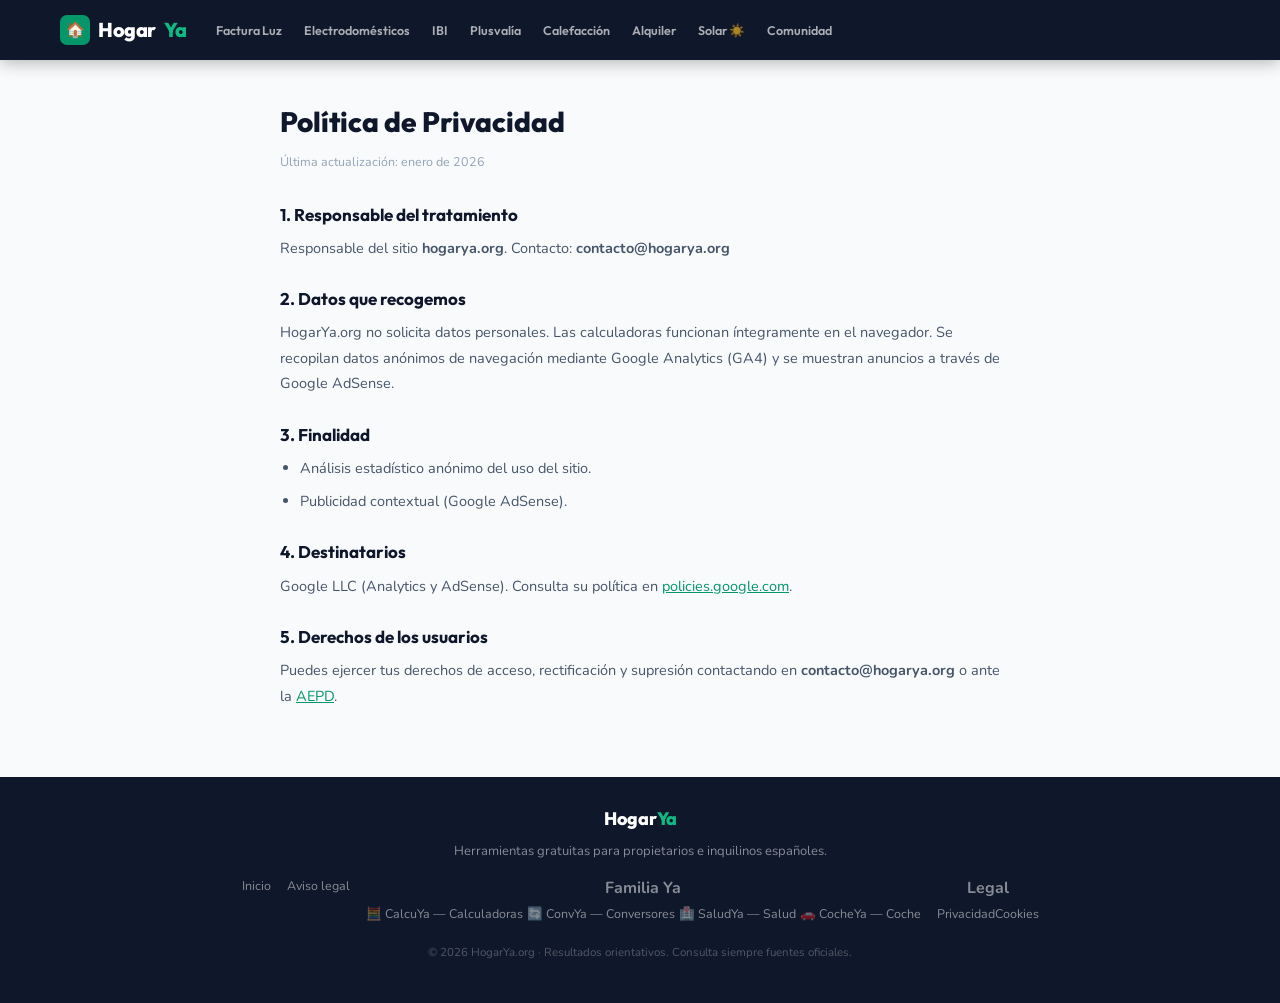
<file: privacidad.html>
<!DOCTYPE html>
<html lang="es">
<head>
<meta charset="UTF-8"><meta name="viewport" content="width=device-width,initial-scale=1.0">
<title>Política de Privacidad — HogarYa.org</title>
<meta name="description" content="Política de privacidad de HogarYa.org. Tratamiento de datos, cookies y derechos de los usuarios.">
<link rel="canonical" href="https://hogarya.org/privacidad.html">
<meta name="robots" content="index,follow">
<link rel="preconnect" href="https://fonts.googleapis.com"><link rel="preconnect" href="https://fonts.gstatic.com" crossorigin>
<link href="https://fonts.googleapis.com/css2?family=Outfit:wght@400;500;600;700;800&family=Nunito:wght@400;500;600;700&display=swap" rel="stylesheet">
<link rel="icon" type="image/svg+xml" href="/favicon.svg">
<link rel="stylesheet" href="/styles.css">
</head><body><header class="hdr"><div class="hdr-in"><a href="/" class="logo"><div class="logo-ic">🏠</div>Hogar<span>Ya</span></a><nav class="mnav"><a href="/factura-luz.html" class="nb">Factura Luz</a><a href="/consumo-electrodomesticos.html" class="nb">Electrodomésticos</a><a href="/calculadora-ibi.html" class="nb">IBI</a><a href="/plusvalia-municipal.html" class="nb">Plusvalía</a><a href="/coste-calefaccion.html" class="nb">Calefacción</a><a href="/fianza-alquiler.html" class="nb">Alquiler</a><a href="/panel-solar.html" class="nb">Solar ☀️</a><a href="/comunidad-propietarios.html" class="nb">Comunidad</a></nav></div></header><main class="legal-c">
<h1>Política de Privacidad</h1><p class="updated">Última actualización: enero de 2026</p>
<h2>1. Responsable del tratamiento</h2>
<p>Responsable del sitio <strong>hogarya.org</strong>. Contacto: <strong>contacto@hogarya.org</strong></p>
<h2>2. Datos que recogemos</h2>
<p>HogarYa.org no solicita datos personales. Las calculadoras funcionan íntegramente en el navegador. Se recopilan datos anónimos de navegación mediante Google Analytics (GA4) y se muestran anuncios a través de Google AdSense.</p>
<h2>3. Finalidad</h2>
<ul><li>Análisis estadístico anónimo del uso del sitio.</li><li>Publicidad contextual (Google AdSense).</li></ul>
<h2>4. Destinatarios</h2>
<p>Google LLC (Analytics y AdSense). Consulta su política en <a href="https://policies.google.com" target="_blank">policies.google.com</a>.</p>
<h2>5. Derechos de los usuarios</h2>
<p>Puedes ejercer tus derechos de acceso, rectificación y supresión contactando en <strong>contacto@hogarya.org</strong> o ante la <a href="https://www.aepd.es" target="_blank">AEPD</a>.</p>
</main><footer class="ftr"><div class="ftr-in"><div class="flogo">Hogar<span>Ya</span></div><p class="fdesc">Herramientas gratuitas para propietarios e inquilinos españoles.</p><div class="flinks"><a href="/">Inicio</a><a href="/aviso-legal.html">Aviso legal</a>    <div class="footer-col"><h4>Familia Ya</h4>
        <a href="https://calcuya.org" target="_blank" rel="noopener">🧮 CalcuYa — Calculadoras</a>
        <a href="https://convya.org" target="_blank" rel="noopener">🔄 ConvYa — Conversores</a>
        <a href="https://saludya.org" target="_blank" rel="noopener">🏥 SaludYa — Salud</a>
        <a href="https://cocheya.org" target="_blank" rel="noopener">🚗 CocheYa — Coche</a>
      </div>
      <div class="footer-col"><h4>Legal</h4>
        <a href="/privacidad.html">Privacidad</a><a href="/cookies.html">Cookies</a></div><p class="fcopy">© 2026 HogarYa.org · Resultados orientativos. Consulta siempre fuentes oficiales.</p></div></footer></body></html>
</file>
<file: styles.css>
/* =============================================
   HogarYa.org — Hoja de estilos compartida
   Actualizado 2026
   ============================================= */
:root{
  --navy:#0f172a;--navy2:#1e293b;--navy3:#334155;
  --green:#059669;--green2:#10b981;--greenpal:#ecfdf5;
  --amber:#f59e0b;--amberpal:#fffbeb;
  --red:#dc2626;--redpal:#fef2f2;
  --blue:#2563eb;--bluepal:#eff6ff;
  --w:#fff;--g50:#f8fafc;--g100:#f1f5f9;--g200:#e2e8f0;
  --g300:#cbd5e1;--g400:#94a3b8;--g500:#64748b;--g600:#475569;--g700:#334155;
  --fd:'Outfit',sans-serif;--fb:'Nunito',sans-serif;
  --r8:8px;--r12:12px;--r16:16px;
  --sh:0 1px 3px rgba(0,0,0,.06),0 1px 2px rgba(0,0,0,.04);
  --shm:0 4px 12px rgba(0,0,0,.08);
  --hh:60px;
}
*,*::before,*::after{box-sizing:border-box;margin:0;padding:0}
html{scroll-behavior:smooth}
body{font-family:var(--fb);background:var(--g50);color:var(--navy);line-height:1.6;-webkit-font-smoothing:antialiased}

/* HEADER */
.hdr{position:sticky;top:0;z-index:100;background:var(--navy);height:var(--hh);display:flex;align-items:center;box-shadow:0 2px 16px rgba(0,0,0,.3)}
.hdr-in{max-width:1200px;margin:0 auto;padding:0 20px;width:100%;display:flex;align-items:center;gap:20px}
.logo{font-family:var(--fd);font-size:20px;font-weight:800;color:var(--w);text-decoration:none;display:flex;align-items:center;gap:8px;white-space:nowrap;letter-spacing:-.4px;flex-shrink:0}
.logo-ic{width:30px;height:30px;background:var(--green);border-radius:7px;display:flex;align-items:center;justify-content:center;font-size:15px}
.logo span{color:var(--green2)}
.mnav{display:flex;gap:2px;overflow-x:auto;flex:1;scrollbar-width:none}
.mnav::-webkit-scrollbar{display:none}
.nb{font-family:var(--fd);font-size:12.5px;font-weight:600;color:rgba(255,255,255,.65);background:transparent;border:none;padding:5px 10px;border-radius:5px;cursor:pointer;white-space:nowrap;transition:all .18s;text-decoration:none}
.nb:hover,.nb.on{color:var(--w);background:rgba(255,255,255,.1)}
.nb.on{color:var(--green2);background:rgba(5,150,105,.2)}

/* HERO PRINCIPAL */
.hero{background:linear-gradient(140deg,var(--navy) 0%,var(--navy2) 100%);padding:44px 20px 52px;text-align:center;position:relative;overflow:hidden}
.hero::before{content:'';position:absolute;top:-40%;left:-10%;width:120%;height:180%;background:radial-gradient(ellipse at 25% 60%,rgba(5,150,105,.08) 0%,transparent 55%),radial-gradient(ellipse at 75% 30%,rgba(245,158,11,.05) 0%,transparent 55%);pointer-events:none}
.hero-c{position:relative;z-index:1;max-width:660px;margin:0 auto}
.badge{display:inline-flex;align-items:center;gap:5px;background:rgba(5,150,105,.15);border:1px solid rgba(5,150,105,.3);color:var(--green2);font-family:var(--fd);font-size:11px;font-weight:700;padding:4px 12px;border-radius:100px;margin-bottom:14px;letter-spacing:.06em;text-transform:uppercase}
.hero h1{font-family:var(--fd);font-size:clamp(26px,5vw,42px);font-weight:800;color:var(--w);line-height:1.15;letter-spacing:-1px;margin-bottom:10px}
.hero h1 em{font-style:normal;color:var(--green2)}
.hero p{font-size:15px;color:rgba(255,255,255,.6);max-width:480px;margin:0 auto 22px;line-height:1.7}
.hstats{display:flex;gap:10px;justify-content:center;flex-wrap:wrap}
.sp{background:rgba(255,255,255,.08);border:1px solid rgba(255,255,255,.12);border-radius:100px;padding:5px 14px;font-family:var(--fd);font-size:12px;font-weight:600;color:rgba(255,255,255,.75)}
.sp b{color:var(--green2)}

/* HERO CALCULADORA */
.hero-calc{background:var(--navy);padding:28px 20px 32px;border-bottom:3px solid var(--green)}
.breadcrumb{font-size:12.5px;color:rgba(255,255,255,.45);margin-bottom:10px;font-family:var(--fd)}
.breadcrumb a{color:rgba(255,255,255,.45);text-decoration:none}
.breadcrumb a:hover{color:var(--green2)}
.breadcrumb span{color:rgba(255,255,255,.7)}
.hero-calc h1{font-family:var(--fd);font-size:clamp(22px,4vw,32px);font-weight:800;color:var(--w);letter-spacing:-.5px;margin-bottom:7px}
.hero-calc h1 em{font-style:normal;color:var(--green2)}
.hero-calc p{font-size:14px;color:rgba(255,255,255,.6);max-width:540px;line-height:1.65}

/* AD SLOTS */
.adw{background:var(--w);border-top:1px solid var(--g200);border-bottom:1px solid var(--g200);padding:12px 20px;text-align:center;min-height:90px;display:flex;align-items:center;justify-content:center;flex-direction:column}
.adlbl{font-size:10px;color:var(--g400);text-transform:uppercase;letter-spacing:.08em;margin-bottom:5px}
.adw ins{display:block !important;min-width:280px;max-width:100%}

/* MAIN */
.mc{max-width:1200px;margin:0 auto;padding:36px 20px 56px}
.mc-sm{max-width:760px;margin:0 auto;padding:36px 20px 56px}
.stitle{font-family:var(--fd);font-size:12px;font-weight:700;color:var(--g400);text-transform:uppercase;letter-spacing:.12em;margin-bottom:18px}

/* GRID TARJETAS */
.grid{display:grid;grid-template-columns:repeat(auto-fill,minmax(270px,1fr));gap:14px;margin-bottom:28px}
.card{background:var(--w);border-radius:var(--r16);border:1px solid var(--g200);overflow:hidden;transition:transform .18s,box-shadow .18s;box-shadow:var(--sh);text-decoration:none;color:inherit;display:block}
.card:hover{transform:translateY(-2px);box-shadow:var(--shm)}
.ch{padding:18px 18px 0;display:flex;gap:12px}
.cic{width:42px;height:42px;border-radius:10px;display:flex;align-items:center;justify-content:center;font-size:19px;flex-shrink:0}
.ct{font-family:var(--fd);font-size:15px;font-weight:700;color:var(--navy);margin-bottom:3px}
.cd{font-size:12.5px;color:var(--g500);line-height:1.5}
.cb{padding:14px 18px 18px}
.tags{display:flex;gap:5px;flex-wrap:wrap;margin-bottom:12px}
.tag{font-size:10.5px;font-weight:700;padding:2px 8px;border-radius:100px;font-family:var(--fd)}
.tg{background:var(--greenpal);color:#065f46}
.ta{background:var(--amberpal);color:#92400e}
.tb{background:var(--bluepal);color:#1d4ed8}
.tgr{background:var(--g100);color:var(--g600)}
.btn-cta{display:inline-block;font-family:var(--fd);font-size:13px;font-weight:700;color:var(--w);background:var(--navy);border-radius:var(--r8);padding:9px 14px;transition:background .18s;text-decoration:none}
.btn-cta:hover{background:var(--navy2)}
.card .btn-cta{width:100%;text-align:center}

/* CAJA CALCULADORA */
.calc-box{background:var(--w);border-radius:var(--r16);border:1px solid var(--g200);box-shadow:var(--sh);padding:28px;margin-bottom:20px}
.calc-title{font-family:var(--fd);font-size:18px;font-weight:700;color:var(--navy);margin-bottom:18px;display:flex;align-items:center;gap:8px}
.cform{display:flex;flex-direction:column;gap:12px;margin-bottom:16px}
.frow{display:grid;grid-template-columns:1fr 1fr;gap:10px}
@media(max-width:400px){.frow{grid-template-columns:1fr}}
.fg{display:flex;flex-direction:column;gap:4px}
.flbl{font-family:var(--fd);font-size:11px;font-weight:700;color:var(--g600);text-transform:uppercase;letter-spacing:.06em}
.finp,.fsel{font-family:var(--fb);font-size:14.5px;font-weight:500;color:var(--navy);background:var(--w);border:1.5px solid var(--g200);border-radius:var(--r8);padding:9px 11px;width:100%;transition:border-color .18s}
.finp:focus,.fsel:focus{outline:none;border-color:var(--green);box-shadow:0 0 0 3px rgba(5,150,105,.1)}
.btn-calc{font-family:var(--fd);font-size:14px;font-weight:700;color:var(--w);background:var(--green);border:none;border-radius:var(--r8);padding:12px 20px;cursor:pointer;width:100%;transition:background .18s}
.btn-calc:hover{background:#047857}

/* RESULTADOS */
.res{background:var(--g50);border-radius:var(--r12);border:1px solid var(--g200);padding:16px;display:none;margin-top:12px}
.res.vis{display:block}
.rmain{font-family:var(--fd);font-size:28px;font-weight:800;color:var(--navy);margin-bottom:3px}
.rlbl{font-size:12px;color:var(--g500);margin-bottom:10px;font-weight:500}
.rrows{display:flex;flex-direction:column}
.rr{display:flex;justify-content:space-between;align-items:center;font-size:13px;padding:6px 0;border-bottom:1px solid var(--g200)}
.rr:last-child{border-bottom:none}
.rk{color:var(--g600)}.rv{font-weight:700;color:var(--navy);font-family:var(--fd)}
.rv.good{color:var(--green)}.rv.warn{color:var(--amber)}.rv.bad{color:var(--red)}
.sep-r{border-top:2px solid var(--g300)!important;margin-top:4px;padding-top:10px!important}

/* LETRA ENERGÉTICA */
.letra-wrap{display:flex;align-items:center;gap:20px;padding:16px;background:var(--w);border-radius:var(--r12);border:1px solid var(--g200);margin-top:12px}
.letra-badge{width:72px;height:72px;border-radius:12px;display:flex;align-items:center;justify-content:center;font-family:var(--fd);font-size:30px;font-weight:900;color:white;flex-shrink:0;box-shadow:0 3px 10px rgba(0,0,0,.15)}
.la{background:#1a9e1a}.lb{background:#4cbf4c}.lc{background:#9ece2f}.ld{background:#f5d300}.le{background:#f5a800;color:#1a1a1a}.lf{background:#e06000}.lg{background:#c00000}
.letra-t{font-family:var(--fd);font-size:17px;font-weight:800;color:var(--navy);margin-bottom:4px}
.letra-d{font-size:12.5px;color:var(--g500);line-height:1.5}

/* NOTICES */
.notice{border-radius:var(--r8);padding:9px 12px;font-size:12px;margin-top:8px;line-height:1.55}
.notice.green{background:var(--greenpal);border:1px solid #a7f3d0;color:#065f46}
.notice.amber{background:var(--amberpal);border:1px solid #fde68a;color:#92400e}
.notice.red{background:var(--redpal);border:1px solid #fecaca;color:#991b1b}
.notice.blue{background:var(--bluepal);border:1px solid #bfdbfe;color:#1e40af}
.infon{font-size:12px;color:var(--g500);margin-top:8px;padding:8px 11px;background:var(--g100);border-radius:var(--r8);line-height:1.55}
.infon strong{color:var(--g700)}
.infon a{color:var(--green)}

/* HERRAMIENTAS RELACIONADAS */
.related{margin-top:32px}
.related-grid{display:grid;grid-template-columns:repeat(auto-fill,minmax(220px,1fr));gap:10px;margin-top:14px}
.rel-card{background:var(--w);border:1px solid var(--g200);border-radius:var(--r12);padding:14px 16px;text-decoration:none;color:inherit;transition:border-color .18s,box-shadow .18s;display:flex;align-items:center;gap:10px}
.rel-card:hover{border-color:var(--green);box-shadow:var(--shm)}
.rel-ic{font-size:20px;flex-shrink:0}
.rel-t{font-family:var(--fd);font-size:13.5px;font-weight:700;color:var(--navy)}
.rel-d{font-size:11.5px;color:var(--g500);margin-top:1px}

/* PÁGINAS LEGALES */
.legal-c{max-width:760px;margin:0 auto;padding:40px 20px 60px}
.legal-c h1{font-family:var(--fd);font-size:28px;font-weight:800;color:var(--navy);margin-bottom:6px}
.legal-c .updated{font-size:12.5px;color:var(--g400);margin-bottom:28px}
.legal-c h2{font-family:var(--fd);font-size:17px;font-weight:700;color:var(--navy);margin:24px 0 8px}
.legal-c p,.legal-c li{font-size:14.5px;color:var(--g600);line-height:1.75;margin-bottom:8px}
.legal-c ul{padding-left:20px}
.legal-c a{color:var(--green)}

/* FOOTER */
.ftr{background:var(--navy);color:rgba(255,255,255,.5);padding:28px 20px;text-align:center}
.ftr-in{max-width:1200px;margin:0 auto}
.flogo{font-family:var(--fd);font-size:18px;font-weight:800;color:var(--w);margin-bottom:7px}
.flogo span{color:var(--green2)}
.fdesc{font-size:13px;max-width:380px;margin:0 auto 14px;line-height:1.6}
.flinks{display:flex;gap:16px;justify-content:center;flex-wrap:wrap;margin-bottom:14px}
.flinks a{color:rgba(255,255,255,.5);text-decoration:none;font-size:12.5px;transition:color .18s}
.flinks a:hover{color:var(--green2)}
.fcopy{font-size:11.5px;color:rgba(255,255,255,.28);line-height:1.6}

@media(max-width:768px){
  .hero{padding:28px 14px 36px}
  .hero-calc{padding:20px 14px 24px}
  .mc,.mc-sm{padding:22px 14px 36px}
  .grid,.related-grid{grid-template-columns:1fr;gap:10px}
  .calc-box{padding:18px}
  .hdr-in{padding:0 14px;gap:12px}
}

/* FAQ SEO */
.faq-box{background:var(--w);border-radius:var(--r16);border:1px solid var(--g200);box-shadow:var(--sh);padding:28px;margin-bottom:20px}
.faq-box h2{font-family:var(--fd);font-size:18px;font-weight:700;color:var(--navy);margin-bottom:18px}
.faq-item{border-bottom:1px solid var(--g100);padding:14px 0}
.faq-item:last-child{border-bottom:none;padding-bottom:0}
.faq-q{font-family:var(--fd);font-size:14.5px;font-weight:700;color:var(--navy);margin-bottom:6px}
.faq-a{font-size:13.5px;color:var(--g600);line-height:1.7}
.faq-a strong{color:var(--navy)}
.faq-a a{color:var(--green)}
.seo-content{background:var(--g50);border-radius:var(--r16);border:1px solid var(--g200);padding:28px;margin-bottom:20px}
.seo-content h2{font-family:var(--fd);font-size:17px;font-weight:700;color:var(--navy);margin:20px 0 8px}
.seo-content h2:first-child{margin-top:0}
.seo-content p{font-size:13.5px;color:var(--g600);line-height:1.75;margin-bottom:10px}
.seo-content ul{padding-left:20px;margin-bottom:10px}
.seo-content li{font-size:13.5px;color:var(--g600);line-height:1.75;margin-bottom:4px}
.seo-content strong{color:var(--navy)}
.seo-content a{color:var(--green)}
</file>
